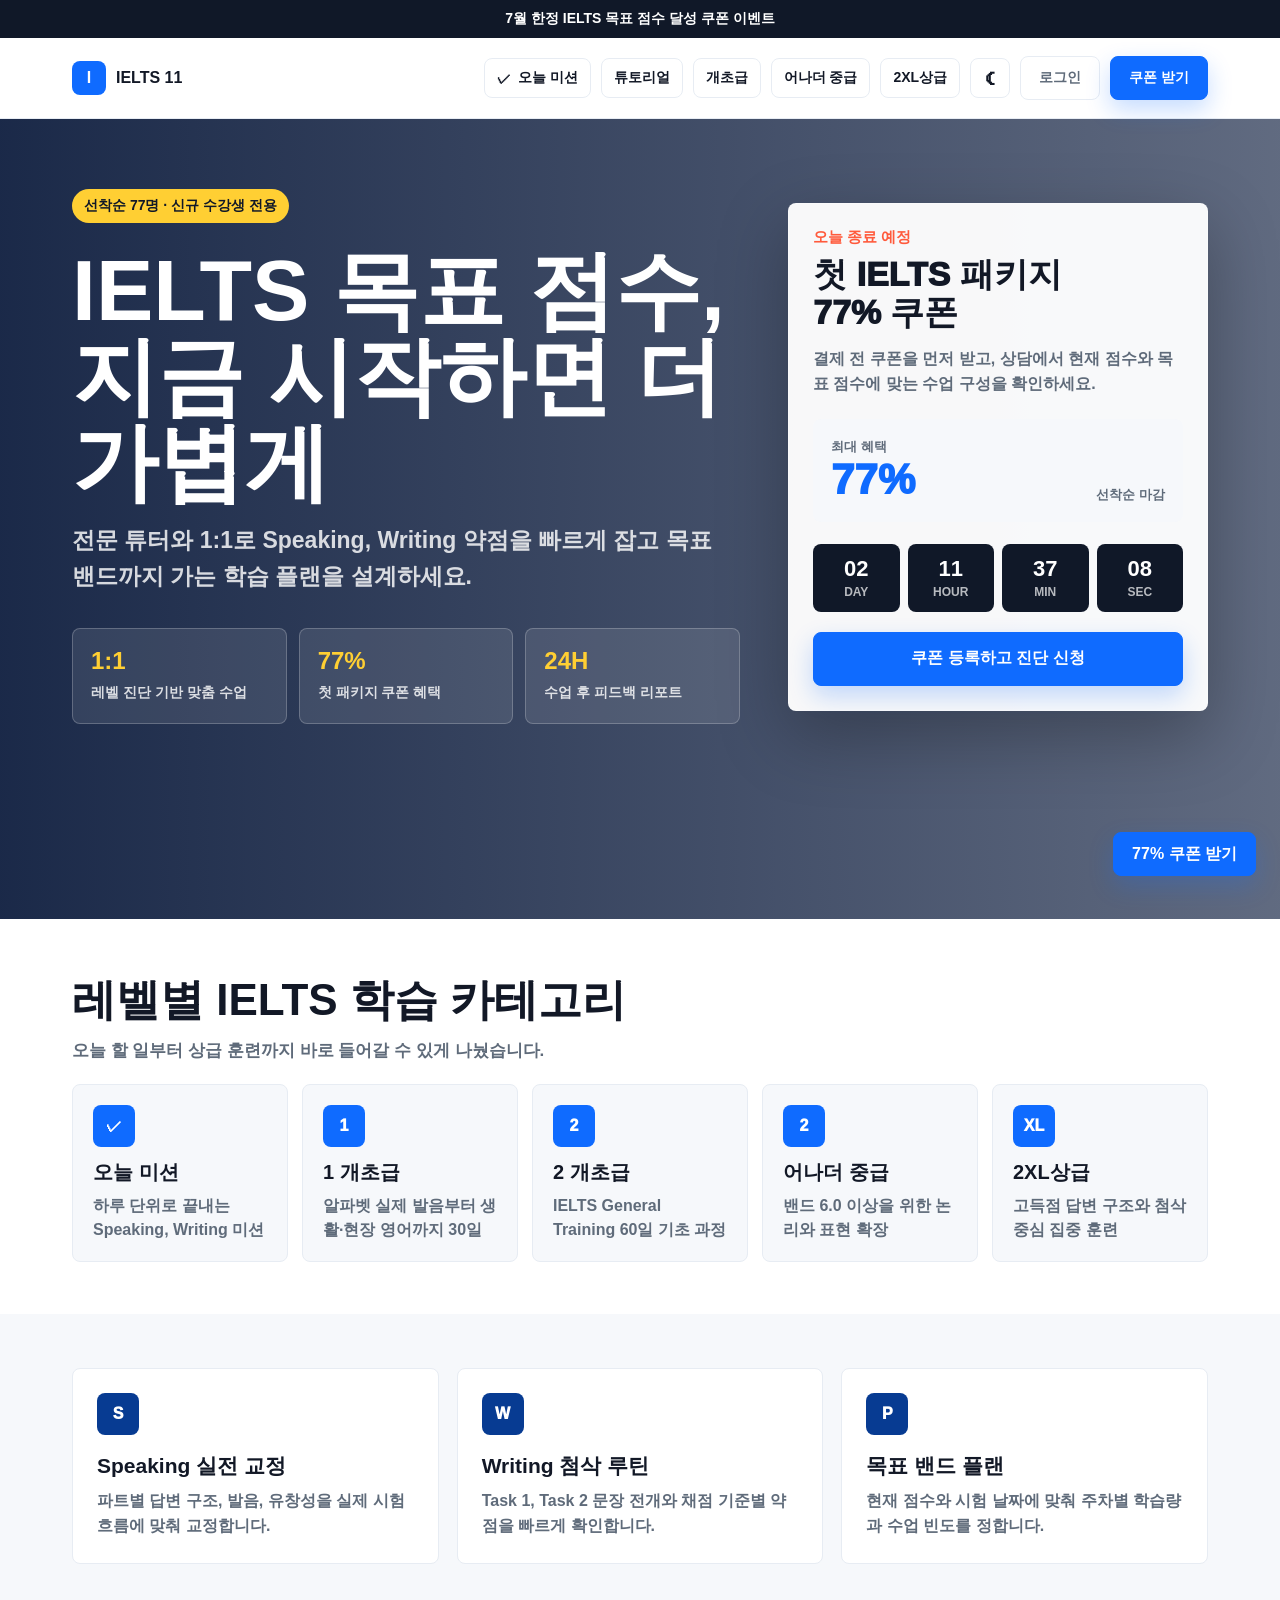
<file: index.html>
<!doctype html>
<html lang="ko">
  <head>
    <meta charset="UTF-8" />
    <meta name="viewport" content="width=device-width, initial-scale=1.0" />
    <title>IELTS 11 | 목표 점수 달성 이벤트</title>
    <script src="theme.js?v=theme-2"></script>
    <style>
      :root {
        --ink: #121826;
        --muted: #5f6b7a;
        --line: #e7ecf3;
        --paper: #ffffff;
        --soft: #f6f8fb;
        --brand: #0f6bff;
        --brand-dark: #073b92;
        --accent: #ffcf33;
        --danger: #ff5a3c;
      }

      * {
        box-sizing: border-box;
      }

      body {
        margin: 0;
        color: var(--ink);
        font-family:
          Inter, Pretendard, -apple-system, BlinkMacSystemFont, "Segoe UI",
          sans-serif;
        background: var(--paper);
      }

      a {
        color: inherit;
        text-decoration: none;
      }

      .top-strip {
        background: #101828;
        color: #fff;
        font-size: 14px;
        font-weight: 700;
        text-align: center;
        padding: 10px 16px;
      }

      .nav {
        position: sticky;
        top: 0;
        z-index: 10;
        display: flex;
        align-items: center;
        justify-content: space-between;
        padding: 18px clamp(20px, 6vw, 72px);
        background: rgba(255, 255, 255, 0.92);
        border-bottom: 1px solid var(--line);
        backdrop-filter: blur(14px);
      }

      .brand {
        display: flex;
        align-items: center;
        gap: 10px;
        font-weight: 900;
        letter-spacing: 0;
      }

      .brand-mark {
        display: grid;
        width: 34px;
        height: 34px;
        place-items: center;
        border-radius: 8px;
        color: #fff;
        background: var(--brand);
      }

      .nav-actions {
        display: flex;
        align-items: center;
        gap: 10px;
        color: var(--muted);
        font-size: 14px;
        font-weight: 700;
      }

      .category-link {
        display: inline-flex;
        min-height: 40px;
        align-items: center;
        gap: 7px;
        border-radius: 8px;
        padding: 0 12px;
        color: var(--ink);
        background: #fff;
        border: 1px solid var(--line);
        font-weight: 900;
      }

      .category-link:hover {
        border-color: rgba(15, 107, 255, 0.42);
        color: var(--brand);
      }

      .outline-btn,
      .primary-btn {
        display: inline-flex;
        min-height: 44px;
        align-items: center;
        justify-content: center;
        border-radius: 8px;
        padding: 0 18px;
        font-weight: 900;
      }

      .outline-btn {
        border: 1px solid var(--line);
        background: #fff;
      }

      .primary-btn {
        border: 1px solid var(--brand);
        color: #fff;
        background: var(--brand);
        box-shadow: 0 10px 24px rgba(15, 107, 255, 0.24);
      }

      .hero {
        position: relative;
        overflow: hidden;
        min-height: calc(100vh - 100px);
        padding: 70px clamp(20px, 6vw, 72px) 42px;
        background:
          linear-gradient(90deg, rgba(7, 23, 57, 0.92), rgba(7, 23, 57, 0.64)),
          url("https://images.unsplash.com/photo-1523240795612-9a054b0db644?auto=format&fit=crop&w=1800&q=80")
            center / cover;
        color: #fff;
      }

      .hero-grid {
        display: grid;
        max-width: 1180px;
        grid-template-columns: minmax(0, 1.05fr) 420px;
        gap: 48px;
        align-items: center;
        margin: 0 auto;
      }

      .eyebrow {
        display: inline-flex;
        align-items: center;
        gap: 8px;
        border-radius: 999px;
        padding: 8px 12px;
        color: #101828;
        background: var(--accent);
        font-size: 14px;
        font-weight: 900;
      }

      h1 {
        max-width: 760px;
        margin: 24px 0 18px;
        font-size: clamp(44px, 7vw, 86px);
        line-height: 1;
        letter-spacing: 0;
      }

      .hero-copy {
        max-width: 650px;
        margin: 0;
        color: rgba(255, 255, 255, 0.82);
        font-size: clamp(18px, 2vw, 23px);
        line-height: 1.55;
        font-weight: 650;
      }

      .hero-points {
        display: grid;
        grid-template-columns: repeat(3, minmax(0, 1fr));
        gap: 12px;
        max-width: 680px;
        margin-top: 34px;
      }

      .point {
        min-height: 96px;
        padding: 18px;
        border: 1px solid rgba(255, 255, 255, 0.22);
        border-radius: 8px;
        background: rgba(255, 255, 255, 0.1);
      }

      .point strong {
        display: block;
        margin-bottom: 8px;
        color: var(--accent);
        font-size: 24px;
      }

      .point span {
        color: rgba(255, 255, 255, 0.82);
        font-size: 14px;
        font-weight: 700;
      }

      .coupon-panel {
        border: 1px solid rgba(255, 255, 255, 0.3);
        border-radius: 8px;
        padding: 24px;
        background: rgba(255, 255, 255, 0.96);
        color: var(--ink);
        box-shadow: 0 24px 70px rgba(0, 0, 0, 0.28);
      }

      .coupon-label {
        color: var(--danger);
        font-size: 15px;
        font-weight: 900;
      }

      .coupon-title {
        margin: 8px 0 8px;
        font-size: 34px;
        line-height: 1.12;
        font-weight: 950;
      }

      .coupon-sub {
        color: var(--muted);
        line-height: 1.55;
        font-weight: 650;
      }

      .price-box {
        display: flex;
        align-items: end;
        justify-content: space-between;
        margin: 22px 0;
        padding: 18px;
        border-radius: 8px;
        background: var(--soft);
      }

      .price-box small {
        color: var(--muted);
        font-weight: 800;
      }

      .price {
        color: var(--brand);
        font-size: 42px;
        font-weight: 950;
      }

      .timer {
        display: grid;
        grid-template-columns: repeat(4, 1fr);
        gap: 8px;
        margin: 20px 0;
      }

      .time-cell {
        padding: 12px 8px;
        border-radius: 8px;
        text-align: center;
        color: #fff;
        background: #101828;
      }

      .time-cell b {
        display: block;
        font-size: 22px;
      }

      .time-cell span {
        color: rgba(255, 255, 255, 0.7);
        font-size: 12px;
        font-weight: 800;
      }

      .wide-btn {
        width: 100%;
        min-height: 54px;
      }

      .below {
        padding: 54px clamp(20px, 6vw, 72px) 96px;
        background: var(--soft);
      }

      .category-section {
        padding: 52px clamp(20px, 6vw, 72px);
        background: #fff;
      }

      .section-head {
        max-width: 1180px;
        margin: 0 auto 20px;
      }

      .section-head h2 {
        margin: 0 0 8px;
        font-size: clamp(28px, 4vw, 44px);
      }

      .section-head p {
        margin: 0;
        color: var(--muted);
        font-size: 17px;
        line-height: 1.55;
        font-weight: 650;
      }

      .category-grid {
        display: grid;
        max-width: 1180px;
        grid-template-columns: repeat(5, minmax(0, 1fr));
        gap: 14px;
        margin: 0 auto;
      }

      .category-card {
        min-height: 156px;
        padding: 20px;
        border: 1px solid var(--line);
        border-radius: 8px;
        background: var(--soft);
      }

      .category-card strong {
        display: block;
        margin: 12px 0 8px;
        font-size: 20px;
      }

      .category-card span {
        color: var(--muted);
        line-height: 1.45;
        font-weight: 650;
      }

      .category-icon {
        display: grid;
        width: 42px;
        height: 42px;
        place-items: center;
        border-radius: 8px;
        color: #fff;
        background: var(--brand);
        font-weight: 950;
      }

      .benefits {
        display: grid;
        max-width: 1180px;
        grid-template-columns: repeat(3, minmax(0, 1fr));
        gap: 18px;
        margin: 0 auto;
      }

      .benefit {
        min-height: 172px;
        padding: 24px;
        border: 1px solid var(--line);
        border-radius: 8px;
        background: #fff;
      }

      .benefit-icon {
        display: grid;
        width: 42px;
        height: 42px;
        place-items: center;
        margin-bottom: 18px;
        border-radius: 8px;
        color: #fff;
        background: var(--brand-dark);
        font-weight: 950;
      }

      .benefit h2 {
        margin: 0 0 10px;
        font-size: 21px;
        line-height: 1.25;
      }

      .benefit p {
        margin: 0;
        color: var(--muted);
        line-height: 1.55;
        font-weight: 650;
      }

      .sticky-cta {
        position: fixed;
        right: 24px;
        bottom: 24px;
        z-index: 20;
      }

      @media (max-width: 900px) {
        .nav {
          align-items: flex-start;
          gap: 12px;
        }

        .nav-actions {
          width: 100%;
          overflow-x: auto;
          flex-wrap: nowrap;
          padding-bottom: 4px;
          scrollbar-width: none;
        }

        .nav-actions::-webkit-scrollbar {
          display: none;
        }

        .nav-actions span {
          display: inline;
        }

        .category-link,
        .outline-btn,
        .primary-btn {
          flex: 0 0 auto;
          white-space: nowrap;
        }

        .outline-btn {
          display: none;
        }

        .hero {
          min-height: auto;
          padding-top: 48px;
        }

        .hero-grid,
        .benefits,
        .category-grid {
          grid-template-columns: 1fr;
        }

        .hero-points {
          grid-template-columns: 1fr;
        }

        .coupon-panel {
          margin-top: 4px;
        }

        .sticky-cta {
          right: 16px;
          bottom: 16px;
          left: 16px;
        }

        .sticky-cta .primary-btn {
          width: 100%;
        }
      }
    </style>
  </head>
  <body>
    <div class="top-strip">7월 한정 IELTS 목표 점수 달성 쿠폰 이벤트</div>

    <header class="nav">
      <a class="brand" href="index.html">
        <span class="brand-mark">I</span>
        <span>IELTS 11</span>
      </a>
      <nav class="nav-actions" aria-label="주요 메뉴">
        <a class="category-link" href="today-mission.html"><span>✓</span>오늘 미션</a>
        <a class="category-link" href="beginner.html">튜토리얼</a>
        <a class="category-link" href="beginner-2.html">개초급</a>
        <a class="category-link" href="intermediate.html">어나더 중급</a>
        <a class="category-link" href="advanced-2xl.html">2XL상급</a>
        <a class="outline-btn" href="login.html">로그인</a>
        <a class="primary-btn" href="coupon.html">쿠폰 받기</a>
      </nav>
    </header>

    <main>
      <section class="hero" aria-label="IELTS 이벤트 메인">
        <div class="hero-grid">
          <div>
            <div class="eyebrow">선착순 77명 · 신규 수강생 전용</div>
            <h1>IELTS 목표 점수, 지금 시작하면 더 가볍게</h1>
            <p class="hero-copy">
              전문 튜터와 1:1로 Speaking, Writing 약점을 빠르게 잡고
              목표 밴드까지 가는 학습 플랜을 설계하세요.
            </p>

            <div class="hero-points" aria-label="핵심 혜택">
              <div class="point">
                <strong>1:1</strong>
                <span>레벨 진단 기반 맞춤 수업</span>
              </div>
              <div class="point">
                <strong>77%</strong>
                <span>첫 패키지 쿠폰 혜택</span>
              </div>
              <div class="point">
                <strong>24H</strong>
                <span>수업 후 피드백 리포트</span>
              </div>
            </div>
          </div>

          <aside class="coupon-panel" id="apply" aria-label="쿠폰 신청">
            <div class="coupon-label">오늘 종료 예정</div>
            <div class="coupon-title">첫 IELTS 패키지<br />77% 쿠폰</div>
            <p class="coupon-sub">
              결제 전 쿠폰을 먼저 받고, 상담에서 현재 점수와 목표 점수에 맞는
              수업 구성을 확인하세요.
            </p>

            <div class="price-box">
              <div>
                <small>최대 혜택</small>
                <div class="price">77%</div>
              </div>
              <small>선착순 마감</small>
            </div>

            <div class="timer" aria-label="이벤트 남은 시간">
              <div class="time-cell"><b>02</b><span>DAY</span></div>
              <div class="time-cell"><b>11</b><span>HOUR</span></div>
              <div class="time-cell"><b>37</b><span>MIN</span></div>
              <div class="time-cell"><b>08</b><span>SEC</span></div>
            </div>

            <a class="primary-btn wide-btn" href="coupon.html">쿠폰 등록하고 진단 신청</a>
          </aside>
        </div>
      </section>

      <section class="category-section" aria-label="학습 카테고리">
        <div class="section-head">
          <h2>레벨별 IELTS 학습 카테고리</h2>
          <p>오늘 할 일부터 상급 훈련까지 바로 들어갈 수 있게 나눴습니다.</p>
        </div>
        <div class="category-grid">
          <a class="category-card" href="today-mission.html">
            <div class="category-icon">✓</div>
            <strong>오늘 미션</strong>
            <span>하루 단위로 끝내는 Speaking, Writing 미션</span>
          </a>
          <a class="category-card" href="beginner.html">
            <div class="category-icon">1</div>
            <strong>1 개초급</strong>
            <span>알파벳 실제 발음부터 생활·현장 영어까지 30일</span>
          </a>
          <a class="category-card" href="beginner-2.html">
            <div class="category-icon">2</div>
            <strong>2 개초급</strong>
            <span>IELTS General Training 60일 기초 과정</span>
          </a>
          <a class="category-card" href="intermediate.html">
            <div class="category-icon">2</div>
            <strong>어나더 중급</strong>
            <span>밴드 6.0 이상을 위한 논리와 표현 확장</span>
          </a>
          <a class="category-card" href="advanced-2xl.html">
            <div class="category-icon">XL</div>
            <strong>2XL상급</strong>
            <span>고득점 답변 구조와 첨삭 중심 집중 훈련</span>
          </a>
        </div>
      </section>

      <section class="below" aria-label="수업 혜택">
        <div class="benefits">
          <article class="benefit">
            <div class="benefit-icon">S</div>
            <h2>Speaking 실전 교정</h2>
            <p>파트별 답변 구조, 발음, 유창성을 실제 시험 흐름에 맞춰 교정합니다.</p>
          </article>
          <article class="benefit">
            <div class="benefit-icon">W</div>
            <h2>Writing 첨삭 루틴</h2>
            <p>Task 1, Task 2 문장 전개와 채점 기준별 약점을 빠르게 확인합니다.</p>
          </article>
          <article class="benefit">
            <div class="benefit-icon">P</div>
            <h2>목표 밴드 플랜</h2>
            <p>현재 점수와 시험 날짜에 맞춰 주차별 학습량과 수업 빈도를 정합니다.</p>
          </article>
        </div>
      </section>
    </main>

    <div class="sticky-cta">
      <a class="primary-btn" href="coupon.html">77% 쿠폰 받기</a>
    </div>
  </body>
</html>
</file>
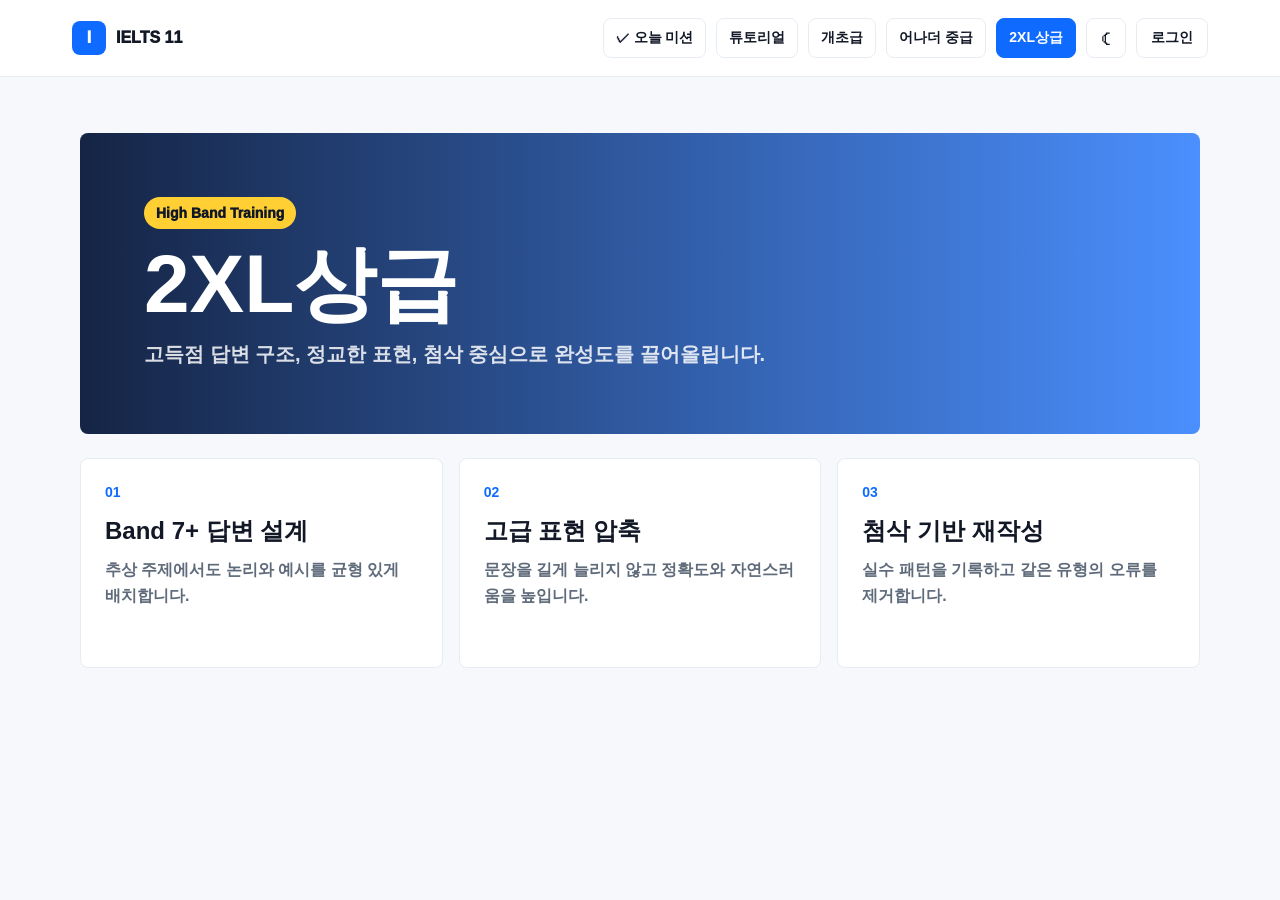
<file: advanced-2xl.html>
<!doctype html>
<html lang="ko">
  <head>
    <meta charset="UTF-8" />
    <meta name="viewport" content="width=device-width, initial-scale=1.0" />
    <title>2XL상급 | IELTS 11</title>
    <link rel="stylesheet" href="pages.css?v=mobile-nav-1" />
    <script src="theme.js?v=theme-2"></script>
  </head>
  <body>
    <header class="nav">
      <a class="brand" href="index.html"><span class="brand-mark">I</span>IELTS 11</a>
      <nav class="nav-actions">
        <a class="category-link" href="today-mission.html">✓ 오늘 미션</a>
        <a class="category-link" href="beginner.html">튜토리얼</a>
        <a class="category-link" href="beginner-2.html">개초급</a>
        <a class="category-link" href="intermediate.html">어나더 중급</a>
        <a class="category-link active" href="advanced-2xl.html">2XL상급</a>
        <a class="login-link" href="login.html">로그인</a>
      </nav>
    </header>
    <main class="page">
      <section class="page-hero">
        <p class="eyebrow">High Band Training</p>
        <h1>2XL상급</h1>
        <p>고득점 답변 구조, 정교한 표현, 첨삭 중심으로 완성도를 끌어올립니다.</p>
      </section>
      <section class="mission-grid">
        <article><b>01</b><h2>Band 7+ 답변 설계</h2><p>추상 주제에서도 논리와 예시를 균형 있게 배치합니다.</p></article>
        <article><b>02</b><h2>고급 표현 압축</h2><p>문장을 길게 늘리지 않고 정확도와 자연스러움을 높입니다.</p></article>
        <article><b>03</b><h2>첨삭 기반 재작성</h2><p>실수 패턴을 기록하고 같은 유형의 오류를 제거합니다.</p></article>
      </section>
    </main>
  </body>
</html>
</file>
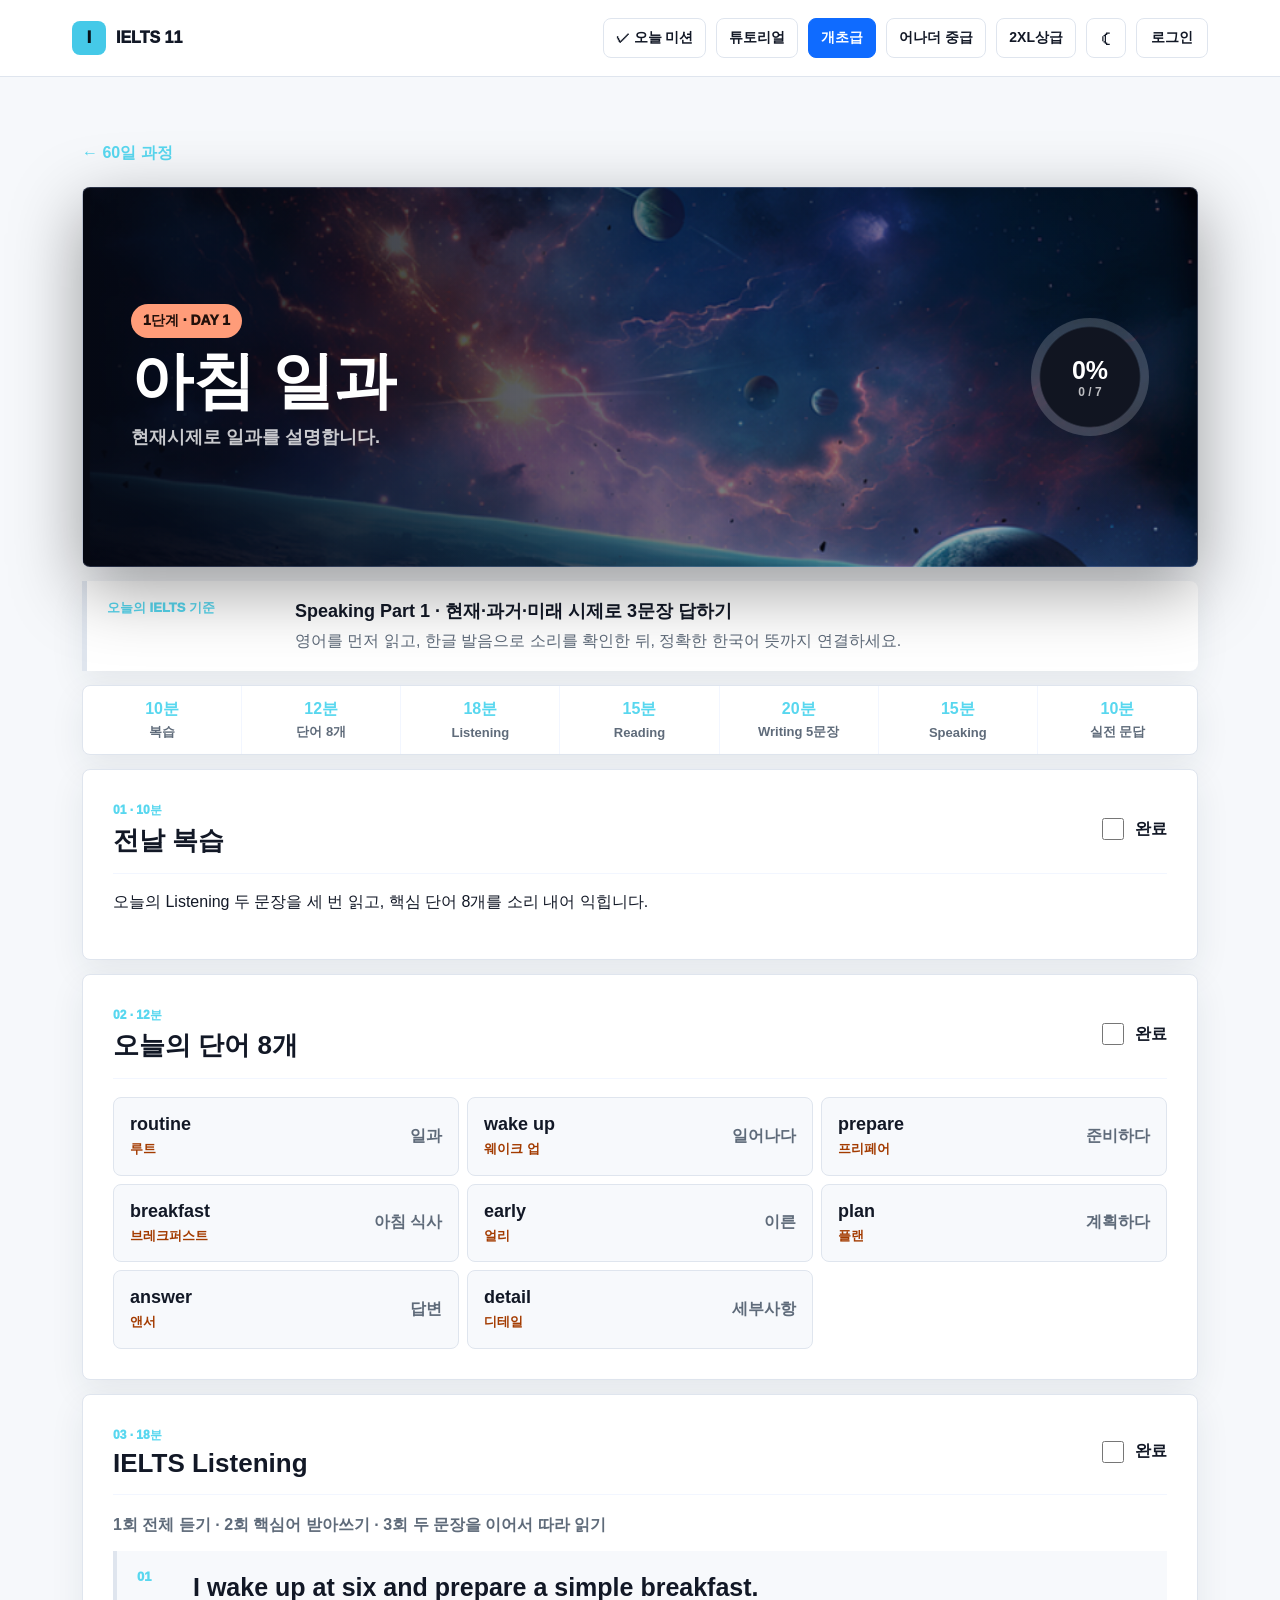
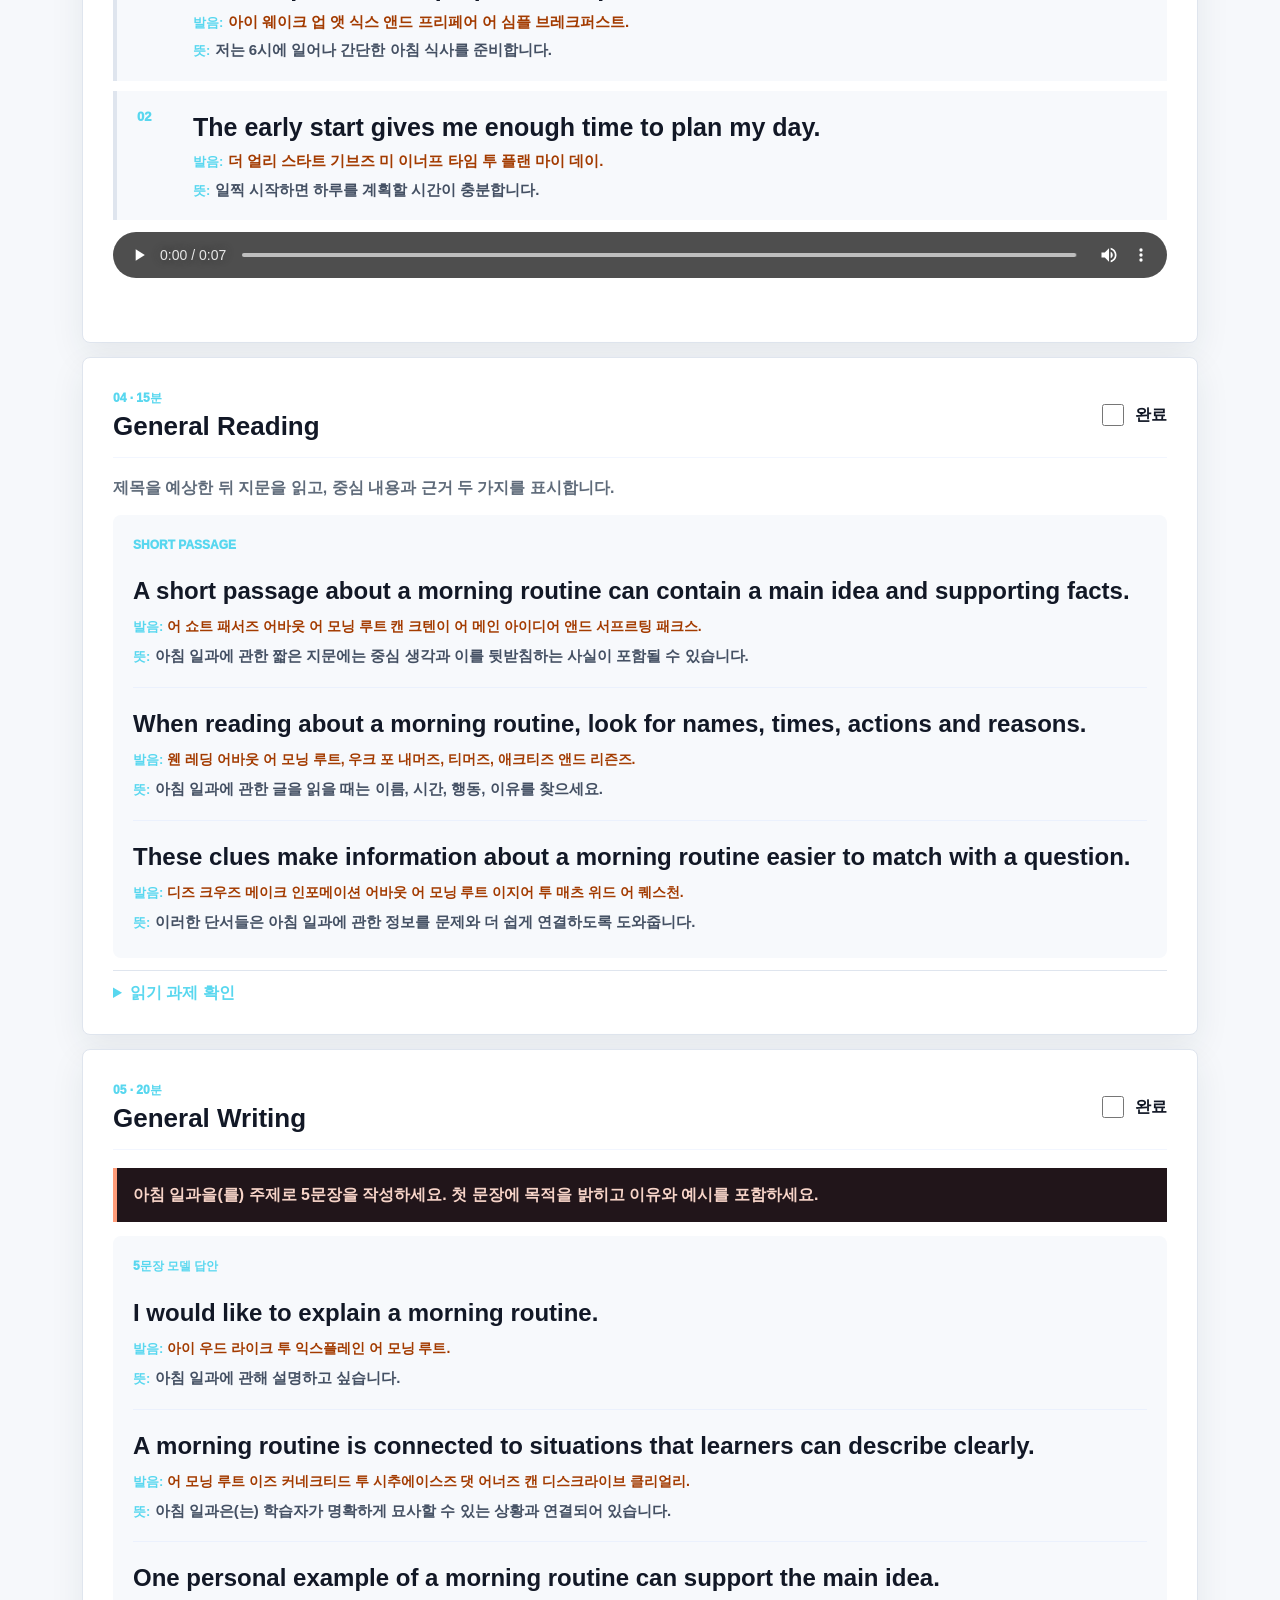
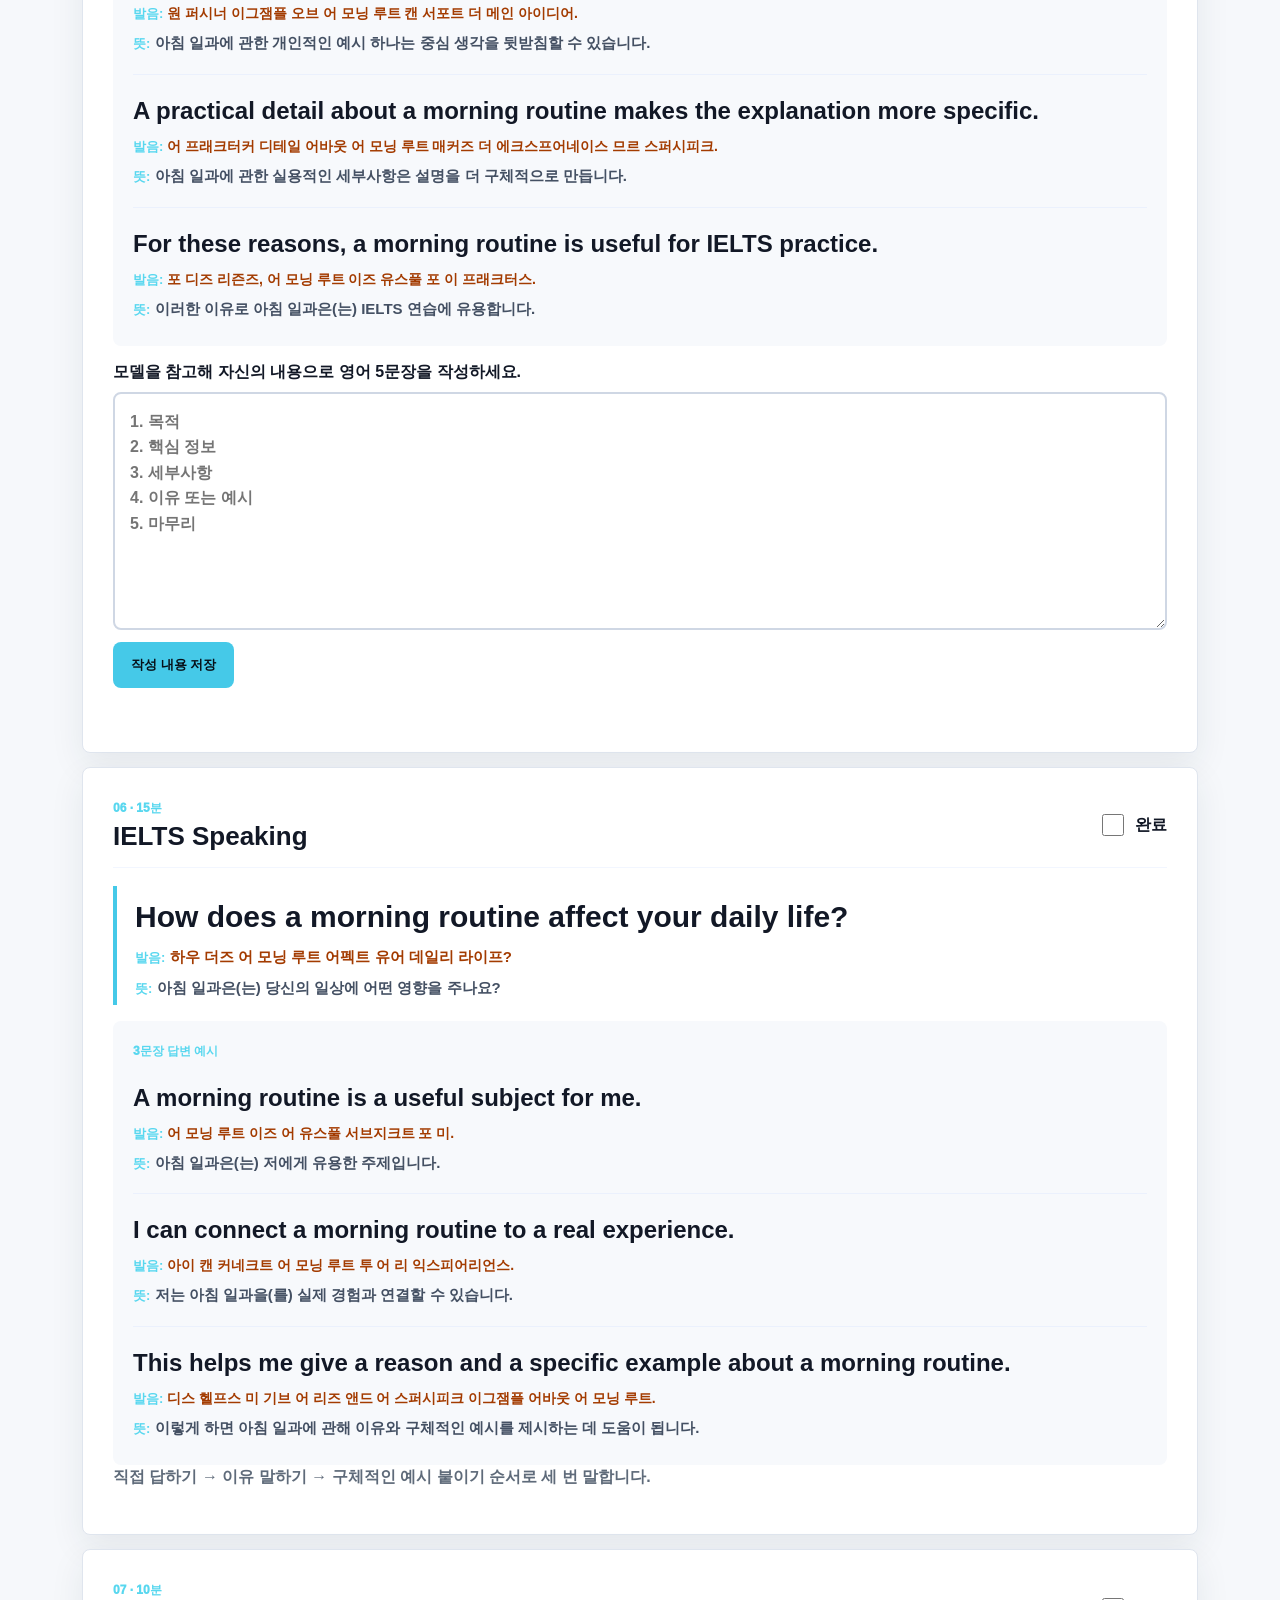
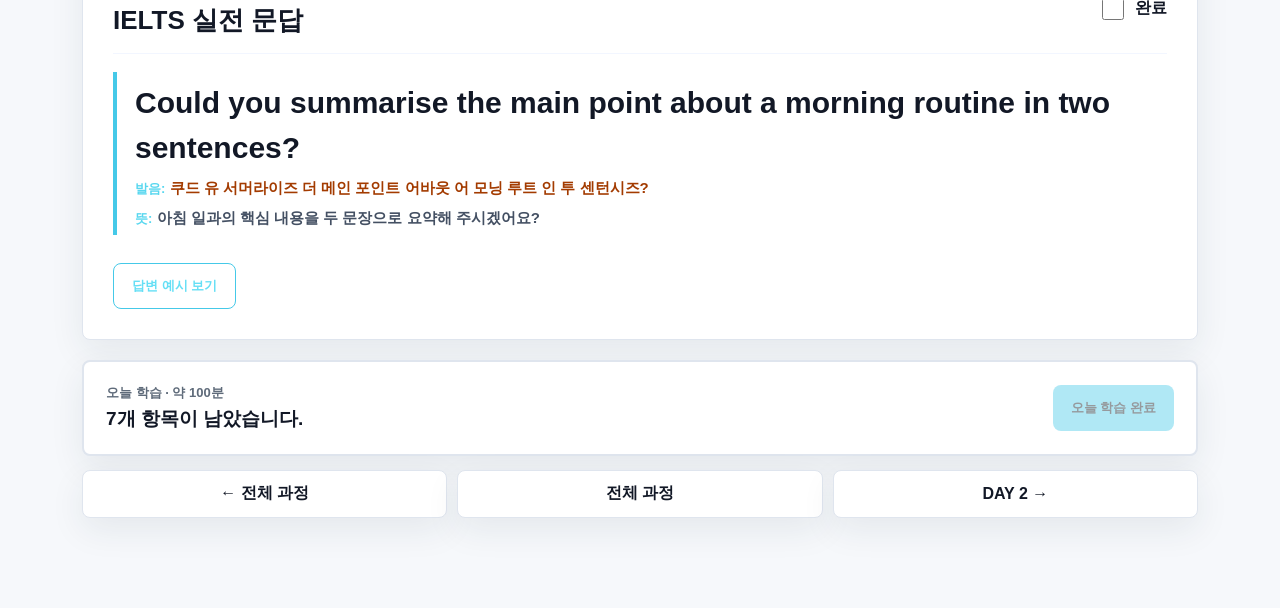
<file: beginner-2-day.html>
<!doctype html>
<html lang="ko">
  <head>
    <meta charset="UTF-8" />
    <meta name="viewport" content="width=device-width, initial-scale=1.0" />
    <title>2 개초급 일별 학습 | IELTS 11</title>
    <link rel="stylesheet" href="pages.css?v=galaxy-course-3" />
    <script src="theme.js?v=theme-2"></script>
  </head>
  <body class="beginner-space-theme">
    <header class="nav">
      <a class="brand" href="index.html"><span class="brand-mark">I</span>IELTS 11</a>
      <nav class="nav-actions">
        <a class="category-link" href="today-mission.html">✓ 오늘 미션</a>
        <a class="category-link" href="beginner.html">튜토리얼</a>
        <a class="category-link active" href="beginner-2.html">개초급</a>
        <a class="category-link" href="intermediate.html">어나더 중급</a>
        <a class="category-link" href="advanced-2xl.html">2XL상급</a>
        <a class="login-link" href="login.html">로그인</a>
      </nav>
    </header>

    <main class="page beginner-day-page">
      <a class="course-back-link" href="beginner-2.html">← 60일 과정</a>

      <section class="day-hero galaxy-day-hero">
        <div>
          <p class="eyebrow" id="phaseLabel">1단계 · DAY 1</p>
          <h1 id="dayTitle">아침 일과</h1>
          <p id="dayGoal">현재시제로 일과를 설명합니다.</p>
        </div>
        <div class="day-status-ring" aria-label="오늘 학습 진행률">
          <strong id="dayPercent">0%</strong>
          <span id="dayTaskCount">0 / 7</span>
        </div>
      </section>

      <section class="exam-focus-band">
        <span>오늘의 IELTS 기준</span>
        <strong id="examFocus">Speaking Part 1</strong>
        <p>영어를 먼저 읽고, 한글 발음으로 소리를 확인한 뒤, 정확한 한국어 뜻까지 연결하세요.</p>
      </section>

      <section class="day-time-plan" aria-label="오늘 시간표">
        <span><b>10분</b> 복습</span>
        <span><b>12분</b> 단어 8개</span>
        <span><b>18분</b> Listening</span>
        <span><b>15분</b> Reading</span>
        <span><b>20분</b> Writing 5문장</span>
        <span><b>15분</b> Speaking</span>
        <span><b>10분</b> 실전 문답</span>
      </section>

      <section class="lesson-block" id="reviewBlock">
        <div class="lesson-heading">
          <div><span>01 · 10분</span><h2>전날 복습</h2></div>
          <label class="task-check"><input type="checkbox" data-task="review" /><span>완료</span></label>
        </div>
        <p id="reviewText">오늘의 Listening 두 문장을 세 번 읽고, 핵심 단어 8개를 소리 내어 익힙니다.</p>
      </section>

      <section class="lesson-block">
        <div class="lesson-heading">
          <div><span>02 · 12분</span><h2 id="vocabularyTitle">오늘의 단어 8개</h2></div>
          <label class="task-check"><input type="checkbox" data-task="vocabulary" /><span>완료</span></label>
        </div>
        <div class="vocabulary-grid" id="vocabularyGrid"></div>
      </section>

      <section class="lesson-block listening-block">
        <div class="lesson-heading">
          <div><span>03 · 18분</span><h2>IELTS Listening</h2></div>
          <label class="task-check"><input type="checkbox" data-task="listening" /><span>완료</span></label>
        </div>
        <p class="lesson-rule">1회 전체 듣기 · 2회 핵심어 받아쓰기 · 3회 두 문장을 이어서 따라 읽기</p>
        <div class="listening-line-list" id="listeningLines"></div>
        <audio class="lesson-audio-player" id="listeningAudio" controls playsinline preload="metadata">
          이 브라우저에서는 오디오 재생을 지원하지 않습니다.
        </audio>
        <p class="lesson-feedback" id="listeningStatus" aria-live="polite"></p>
      </section>

      <section class="lesson-block">
        <div class="lesson-heading">
          <div><span>04 · 15분</span><h2>General Reading</h2></div>
          <label class="task-check"><input type="checkbox" data-task="reading" /><span>완료</span></label>
        </div>
        <p class="lesson-rule">제목을 예상한 뒤 지문을 읽고, 중심 내용과 근거 두 가지를 표시합니다.</p>
        <div class="reading-passage">
          <span>SHORT PASSAGE</span>
          <div class="sentence-study-list" id="readingSentenceList"></div>
        </div>
        <details class="answer-details">
          <summary>읽기 과제 확인</summary>
          <p id="readingQuestion"></p>
        </details>
      </section>

      <section class="lesson-block">
        <div class="lesson-heading">
          <div><span>05 · 20분</span><h2>General Writing</h2></div>
          <label class="task-check"><input type="checkbox" data-task="writing" /><span>완료</span></label>
        </div>
        <p class="writing-prompt" id="writingPrompt"></p>
        <div class="sample-answer writing-model">
          <span>5문장 모델 답안</span>
          <div class="sentence-study-list" id="writingSentenceList"></div>
        </div>
        <label class="course-writing-field" for="writingPractice">
          <span>모델을 참고해 자신의 내용으로 영어 5문장을 작성하세요.</span>
          <textarea id="writingPractice" rows="8" placeholder="1. 목적&#10;2. 핵심 정보&#10;3. 세부사항&#10;4. 이유 또는 예시&#10;5. 마무리"></textarea>
        </label>
        <button class="lesson-action-btn" type="button" id="saveWriting">작성 내용 저장</button>
        <p class="lesson-feedback" id="writingStatus" aria-live="polite"></p>
      </section>

      <section class="lesson-block speaking-block">
        <div class="lesson-heading">
          <div><span>06 · 15분</span><h2>IELTS Speaking</h2></div>
          <label class="task-check"><input type="checkbox" data-task="speaking" /><span>완료</span></label>
        </div>
        <div class="question-with-pronunciation">
          <div class="sentence-study-list question-list" id="speakingQuestionList"></div>
        </div>
        <div class="sample-answer">
          <span>3문장 답변 예시</span>
          <div class="sentence-study-list" id="speakingAnswerList"></div>
        </div>
        <p class="lesson-rule">직접 답하기 → 이유 말하기 → 구체적인 예시 붙이기 순서로 세 번 말합니다.</p>
      </section>

      <section class="lesson-block interview-block">
        <div class="lesson-heading">
          <div><span>07 · 10분</span><h2>IELTS 실전 문답</h2></div>
          <label class="task-check"><input type="checkbox" data-task="interview" /><span>완료</span></label>
        </div>
        <div class="question-with-pronunciation">
          <div class="sentence-study-list question-list" id="interviewQuestionList"></div>
        </div>
        <button class="lesson-action-btn secondary" type="button" id="toggleInterview">답변 예시 보기</button>
        <div class="sample-answer interview-answer" id="interviewAnswerBox" hidden>
          <span>요약 답변 예시</span>
          <div class="sentence-study-list" id="interviewAnswerList"></div>
        </div>
      </section>

      <section class="day-completion">
        <div>
          <span>오늘 학습 · 약 100분</span>
          <strong id="completionText">7개 항목을 완료해 주세요.</strong>
        </div>
        <button type="button" id="completeDay" disabled>오늘 학습 완료</button>
      </section>

      <nav class="day-pagination" aria-label="일차 이동">
        <a id="previousDay" href="beginner-2.html">← 이전</a>
        <a href="beginner-2.html">전체 과정</a>
        <a id="nextDay" href="beginner-2-day.html?day=2">다음 →</a>
      </nav>
    </main>

    <script src="beginner-course.js?v=gt-60-3"></script>
    <script src="beginner-pronunciation.js?v=gt-60-3"></script>
    <script>
      (function () {
        const params = new URLSearchParams(window.location.search);
        let dayNumber = Number(params.get("day") || "1");
        if (!Number.isFinite(dayNumber) || dayNumber < 1 || dayNumber > 60) dayNumber = 1;
        const days = window.IELTS11_BEGINNER_DAYS || [];
        const item = days[dayNumber - 1];
        const pronunciationDays = window.IELTS11_BEGINNER_PRONUNCIATIONS || [];
        const pronunciation = pronunciationDays[dayNumber - 1] || {};
        if (!item) return;

        const taskNames = ["review", "vocabulary", "listening", "reading", "writing", "speaking", "interview"];
        const taskKey = "ielts11-beginner2-tasks-v3-" + dayNumber;
        const writingKey = "ielts11-beginner2-writing-v3-" + dayNumber;
        let taskState = {};

        function safeRead(key, fallback) {
          try {
            const value = localStorage.getItem(key);
            return value === null ? fallback : value;
          } catch (error) {
            return fallback;
          }
        }

        function safeWrite(key, value) {
          try {
            localStorage.setItem(key, value);
          } catch (error) {
            // Storage can be blocked in private in-app browsers.
          }
        }

        function setText(id, value) {
          document.getElementById(id).textContent = value || "";
        }

        function splitSentences(text) {
          return (String(text || "").match(/[^.!?]+[.!?]+|[^.!?]+$/g) || [])
            .map(function (sentence) { return sentence.trim(); })
            .filter(Boolean);
        }

        function appendLabeledText(element, label, value) {
          const labelElement = document.createElement("b");
          labelElement.textContent = label;
          element.append(labelElement, document.createTextNode(" " + (value || "")));
        }

        function renderSentenceStudyList(id, englishText, pronunciationText, meaningText) {
          const container = document.getElementById(id);
          const englishSentences = splitSentences(englishText);
          const pronunciationSentences = splitSentences(pronunciationText);
          const meaningSentences = splitSentences(meaningText);

          englishSentences.forEach(function (englishSentence, sentenceIndex) {
            const row = document.createElement("article");
            const english = document.createElement("strong");
            const sound = document.createElement("p");
            const meaning = document.createElement("p");
            english.textContent = englishSentence;
            sound.className = "korean-pronunciation";
            meaning.className = "complete-translation";
            appendLabeledText(sound, "발음:", pronunciationSentences[sentenceIndex]);
            appendLabeledText(meaning, "뜻:", meaningSentences[sentenceIndex]);
            row.append(english, sound, meaning);
            container.appendChild(row);
          });
        }

        try {
          taskState = JSON.parse(safeRead(taskKey, "{}")) || {};
        } catch (error) {
          taskState = {};
        }

        document.title = "DAY " + dayNumber + " " + item.title + " | IELTS 11";
        setText("phaseLabel", item.phase.name + " · DAY " + dayNumber);
        setText("dayTitle", item.title);
        setText("dayGoal", item.goal);
        setText("examFocus", item.examFocus);
        setText("vocabularyTitle", "오늘의 단어 " + item.vocabulary.length + "개");
        setText("readingQuestion", item.reading.question);
        setText("writingPrompt", item.writing.prompt);
        renderSentenceStudyList("readingSentenceList", item.reading.en, pronunciation.reading, item.reading.ko);
        renderSentenceStudyList(
          "writingSentenceList",
          item.writing.modelEn,
          pronunciation.writingModel,
          item.writing.modelKo,
        );
        renderSentenceStudyList(
          "speakingQuestionList",
          item.speaking.question,
          pronunciation.speakingQuestion,
          item.speaking.questionKo,
        );
        renderSentenceStudyList(
          "speakingAnswerList",
          item.speaking.answer,
          pronunciation.speakingAnswer,
          item.speaking.answerKo,
        );
        renderSentenceStudyList(
          "interviewQuestionList",
          item.interview.question,
          pronunciation.interviewQuestion,
          item.interview.questionKo,
        );
        renderSentenceStudyList(
          "interviewAnswerList",
          item.interview.answer,
          pronunciation.interviewAnswer,
          item.interview.answerKo,
        );

        if (dayNumber > 1) {
          setText(
            "reviewText",
            "DAY " + (dayNumber - 1) + "의 단어 8개, Listening 두 문장, Speaking 답변을 다시 읽고 오늘 학습을 시작합니다.",
          );
        }

        const vocabGrid = document.getElementById("vocabularyGrid");
        item.vocabulary.forEach(function (word, wordIndex) {
          const cell = document.createElement("div");
          const englishBox = document.createElement("div");
          const english = document.createElement("strong");
          const wordPronunciation = document.createElement("small");
          const meaning = document.createElement("span");
          english.textContent = word.en;
          wordPronunciation.className = "korean-pronunciation";
          wordPronunciation.textContent = pronunciation.vocabulary ? pronunciation.vocabulary[wordIndex] : "";
          meaning.textContent = word.ko;
          englishBox.append(english, wordPronunciation);
          cell.append(englishBox, meaning);
          vocabGrid.appendChild(cell);
        });

        const listeningLines = document.getElementById("listeningLines");
        item.listening.lines.forEach(function (line, lineIndex) {
          const article = document.createElement("article");
          const number = document.createElement("span");
          const english = document.createElement("strong");
          const sound = document.createElement("p");
          const meaning = document.createElement("p");
          number.textContent = String(lineIndex + 1).padStart(2, "0");
          english.textContent = line.en;
          sound.className = "korean-pronunciation";
          meaning.className = "complete-translation";
          appendLabeledText(
            sound,
            "발음:",
            pronunciation.listening ? pronunciation.listening[lineIndex] : "",
          );
          appendLabeledText(meaning, "뜻:", line.ko);
          article.append(number, english, sound, meaning);
          listeningLines.appendChild(article);
        });

        const writingEl = document.getElementById("writingPractice");
        writingEl.value = safeRead(writingKey, "");

        function updateProgress() {
          const completedCount = taskNames.filter(function (name) {
            return Boolean(taskState[name]);
          }).length;
          const percent = Math.round((completedCount / taskNames.length) * 100);
          setText("dayPercent", percent + "%");
          setText("dayTaskCount", completedCount + " / 7");
          document.querySelector(".day-status-ring").style.setProperty("--progress", percent * 3.6 + "deg");
          const completeBtn = document.getElementById("completeDay");
          completeBtn.disabled = completedCount !== taskNames.length;
          setText(
            "completionText",
            completedCount === taskNames.length
              ? "모든 항목을 완료했습니다."
              : (taskNames.length - completedCount) + "개 항목이 남았습니다.",
          );
          safeWrite(taskKey, JSON.stringify(taskState));
        }

        document.querySelectorAll("[data-task]").forEach(function (input) {
          input.checked = Boolean(taskState[input.dataset.task]);
          input.addEventListener("change", function () {
            taskState[input.dataset.task] = input.checked;
            updateProgress();
          });
        });

        document.getElementById("saveWriting").addEventListener("click", function () {
          safeWrite(writingKey, writingEl.value);
          const sentenceCount = (writingEl.value.match(/[.!?]+/g) || []).length;
          setText(
            "writingStatus",
            writingEl.value.trim()
              ? "작성 내용을 저장했습니다. 현재 문장부호 기준 " + sentenceCount + "문장입니다."
              : "먼저 영어 문장 5개를 작성해 주세요.",
          );
        });

        document.getElementById("toggleInterview").addEventListener("click", function () {
          const box = document.getElementById("interviewAnswerBox");
          box.hidden = !box.hidden;
          this.textContent = box.hidden ? "답변 예시 보기" : "답변 예시 닫기";
        });

        const audio = document.getElementById("listeningAudio");
        const audioStatus = document.getElementById("listeningStatus");
        audio.src = "audio/beginner/day-" + String(dayNumber).padStart(2, "0") + "-listening.mp3?v=3";
        audio.addEventListener("play", function () {
          audioStatus.textContent = "두 문장을 재생하고 있습니다.";
        });
        audio.addEventListener("ended", function () {
          audioStatus.textContent = "다시 듣고 두 문장을 이어서 따라 말해 보세요.";
        });
        audio.addEventListener("error", function () {
          audioStatus.textContent = "오디오를 불러오지 못했습니다. 새로고침 후 다시 눌러주세요.";
        });

        document.getElementById("completeDay").addEventListener("click", function () {
          let completed = {};
          try {
            completed = JSON.parse(safeRead("ielts11-beginner2-completed", "{}")) || {};
          } catch (error) {
            completed = {};
          }
          completed[dayNumber] = true;
          safeWrite("ielts11-beginner2-completed", JSON.stringify(completed));
          this.textContent = "DAY " + dayNumber + " 완료";
          this.classList.add("is-complete");
        });

        let completedDays = {};
        try {
          completedDays = JSON.parse(safeRead("ielts11-beginner2-completed", "{}")) || {};
        } catch (error) {
          completedDays = {};
        }
        if (completedDays[dayNumber]) {
          const completeButton = document.getElementById("completeDay");
          completeButton.textContent = "DAY " + dayNumber + " 완료";
          completeButton.classList.add("is-complete");
        }

        const previousDay = document.getElementById("previousDay");
        const nextDay = document.getElementById("nextDay");
        previousDay.href = dayNumber === 1 ? "beginner-2.html" : "beginner-2-day.html?day=" + (dayNumber - 1);
        previousDay.textContent = dayNumber === 1 ? "← 전체 과정" : "← DAY " + (dayNumber - 1);
        nextDay.href = dayNumber === 60 ? "beginner-2.html" : "beginner-2-day.html?day=" + (dayNumber + 1);
        nextDay.textContent = dayNumber === 60 ? "과정 완료 →" : "DAY " + (dayNumber + 1) + " →";
        updateProgress();
      })();
    </script>
  </body>
</html>
</file>
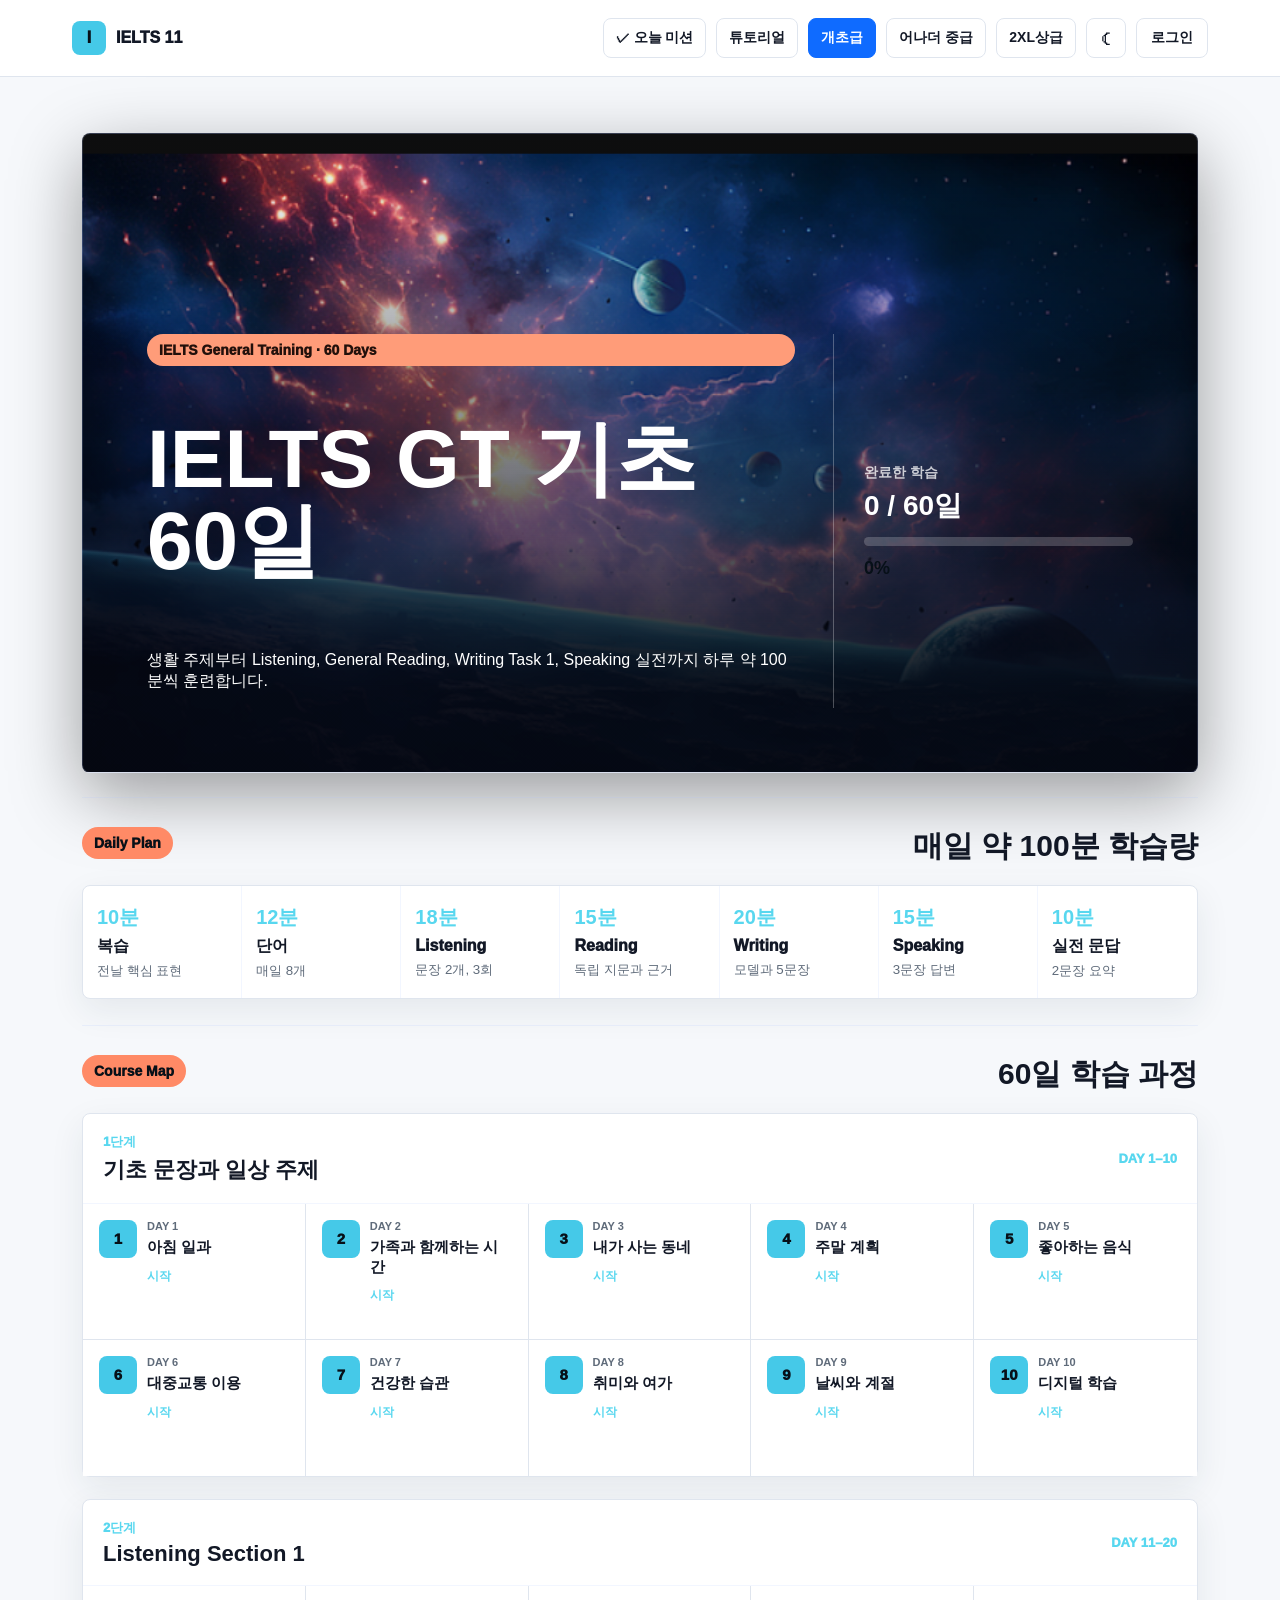
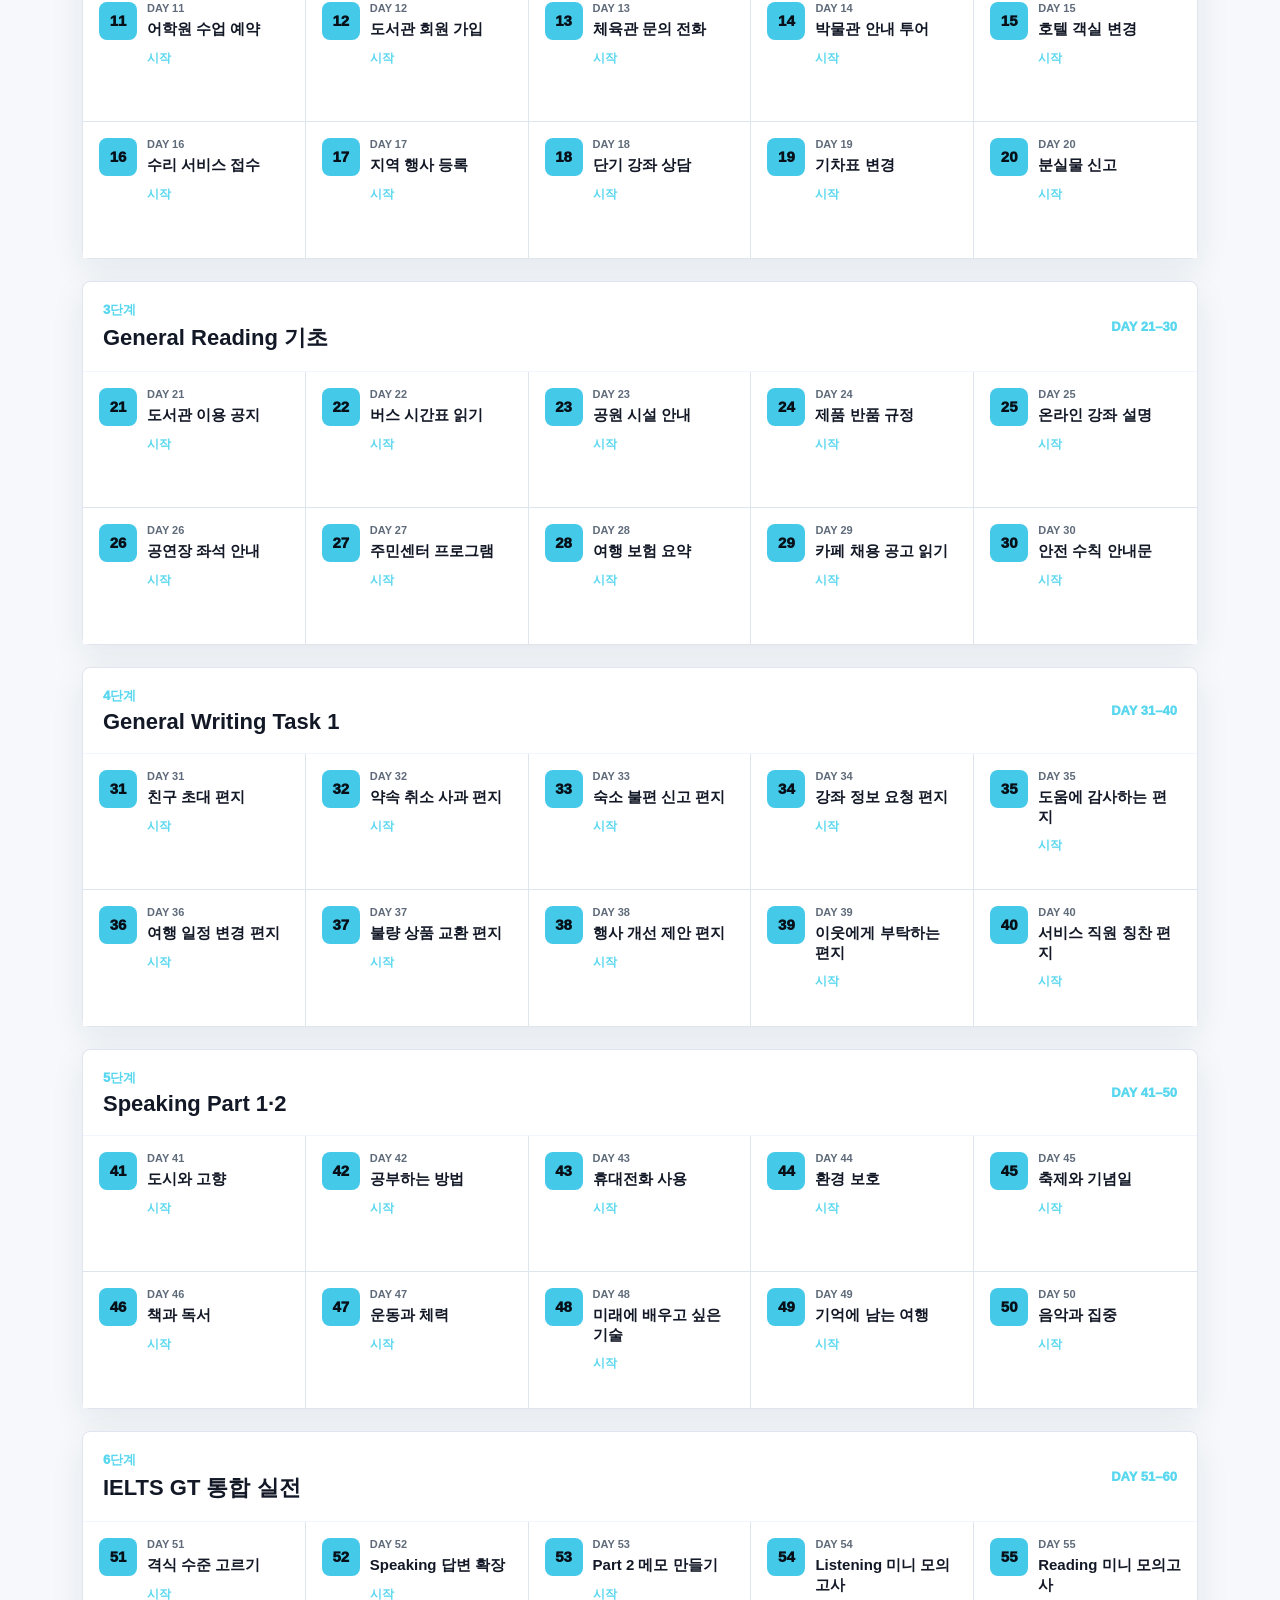
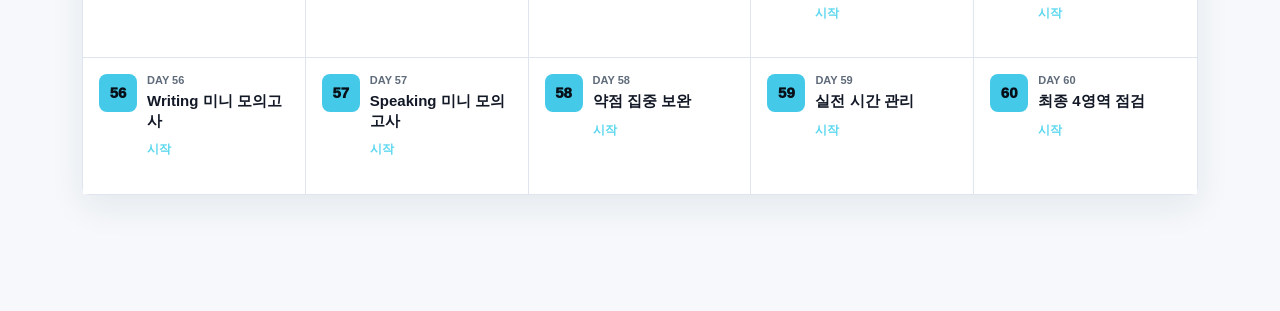
<file: beginner-2.html>
<!doctype html>
<html lang="ko">
  <head>
    <meta charset="UTF-8" />
    <meta name="viewport" content="width=device-width, initial-scale=1.0" />
    <title>2 개초급 IELTS 60일 과정 | IELTS 11</title>
    <link rel="stylesheet" href="pages.css?v=galaxy-course-3" />
    <script src="theme.js?v=theme-2"></script>
  </head>
  <body class="beginner-space-theme">
    <header class="nav">
      <a class="brand" href="index.html"><span class="brand-mark">I</span>IELTS 11</a>
      <nav class="nav-actions">
        <a class="category-link" href="today-mission.html">✓ 오늘 미션</a>
        <a class="category-link" href="beginner.html">튜토리얼</a>
        <a class="category-link active" href="beginner-2.html">개초급</a>
        <a class="category-link" href="intermediate.html">어나더 중급</a>
        <a class="category-link" href="advanced-2xl.html">2XL상급</a>
        <a class="login-link" href="login.html">로그인</a>
      </nav>
    </header>

    <main class="page beginner-course-page">
      <section class="page-hero beginner-course-hero">
        <p class="eyebrow">IELTS General Training · 60 Days</p>
        <h1>IELTS GT 기초 60일</h1>
        <p>생활 주제부터 Listening, General Reading, Writing Task 1, Speaking 실전까지 하루 약 100분씩 훈련합니다.</p>
        <div class="course-progress" aria-label="전체 학습 진도">
          <div>
            <span>완료한 학습</span>
            <strong id="completedDays">0 / 60일</strong>
          </div>
          <div class="course-progress-track" aria-hidden="true"><span id="courseProgressBar"></span></div>
          <b id="courseProgressPercent">0%</b>
        </div>
      </section>

      <section class="daily-allocation" aria-labelledby="allocationTitle">
        <div class="section-heading">
          <p class="eyebrow">Daily Plan</p>
          <h2 id="allocationTitle">매일 약 100분 학습량</h2>
        </div>
        <div class="allocation-grid">
          <div><b>10분</b><span>복습</span><small>전날 핵심 표현</small></div>
          <div><b>12분</b><span>단어</span><small>매일 8개</small></div>
          <div><b>18분</b><span>Listening</span><small>문장 2개, 3회</small></div>
          <div><b>15분</b><span>Reading</span><small>독립 지문과 근거</small></div>
          <div><b>20분</b><span>Writing</span><small>모델과 5문장</small></div>
          <div><b>15분</b><span>Speaking</span><small>3문장 답변</small></div>
          <div><b>10분</b><span>실전 문답</span><small>2문장 요약</small></div>
        </div>
      </section>

      <section class="course-map" aria-labelledby="courseMapTitle">
        <div class="section-heading">
          <p class="eyebrow">Course Map</p>
          <h2 id="courseMapTitle">60일 학습 과정</h2>
        </div>
        <div id="coursePhases"></div>
      </section>
    </main>

    <script src="beginner-course.js?v=gt-60-3"></script>
    <script>
      (function () {
        let completed = {};
        try {
          completed = JSON.parse(localStorage.getItem("ielts11-beginner2-completed") || "{}") || {};
        } catch (error) {
          completed = {};
        }
        const phasesEl = document.getElementById("coursePhases");
        const days = window.IELTS11_BEGINNER_DAYS || [];
        const phases = window.IELTS11_BEGINNER_PHASES || [];

        phases.forEach(function (phase, phaseIndex) {
          const section = document.createElement("section");
          section.className = "course-phase";
          const phaseDays = days.slice(phaseIndex * 10, phaseIndex * 10 + 10);
          section.innerHTML =
            '<div class="phase-heading"><div><span>' + phase.name + '</span><h3>' + phase.title +
            '</h3></div><b>DAY ' + phase.days + '</b></div><div class="day-icon-grid"></div>';
          const grid = section.querySelector(".day-icon-grid");

          phaseDays.forEach(function (item) {
            const link = document.createElement("a");
            const isDone = Boolean(completed[item.day]);
            link.className = "day-icon" + (isDone ? " is-complete" : "");
            link.href = "beginner-2-day.html?day=" + item.day;
            link.innerHTML =
              '<span class="day-number">' + item.day + '</span><div><b>DAY ' + item.day +
              '</b><strong>' + item.title + '</strong></div><i aria-hidden="true">' +
              (isDone ? "완료" : "시작") + "</i>";
            grid.appendChild(link);
          });

          phasesEl.appendChild(section);
        });

        const completedCount = days.filter(function (item) {
          return Boolean(completed[item.day]);
        }).length;
        const percent = Math.round((completedCount / 60) * 100);
        document.getElementById("completedDays").textContent = completedCount + " / 60일";
        document.getElementById("courseProgressPercent").textContent = percent + "%";
        document.getElementById("courseProgressBar").style.width = percent + "%";
      })();
    </script>
  </body>
</html>
</file>
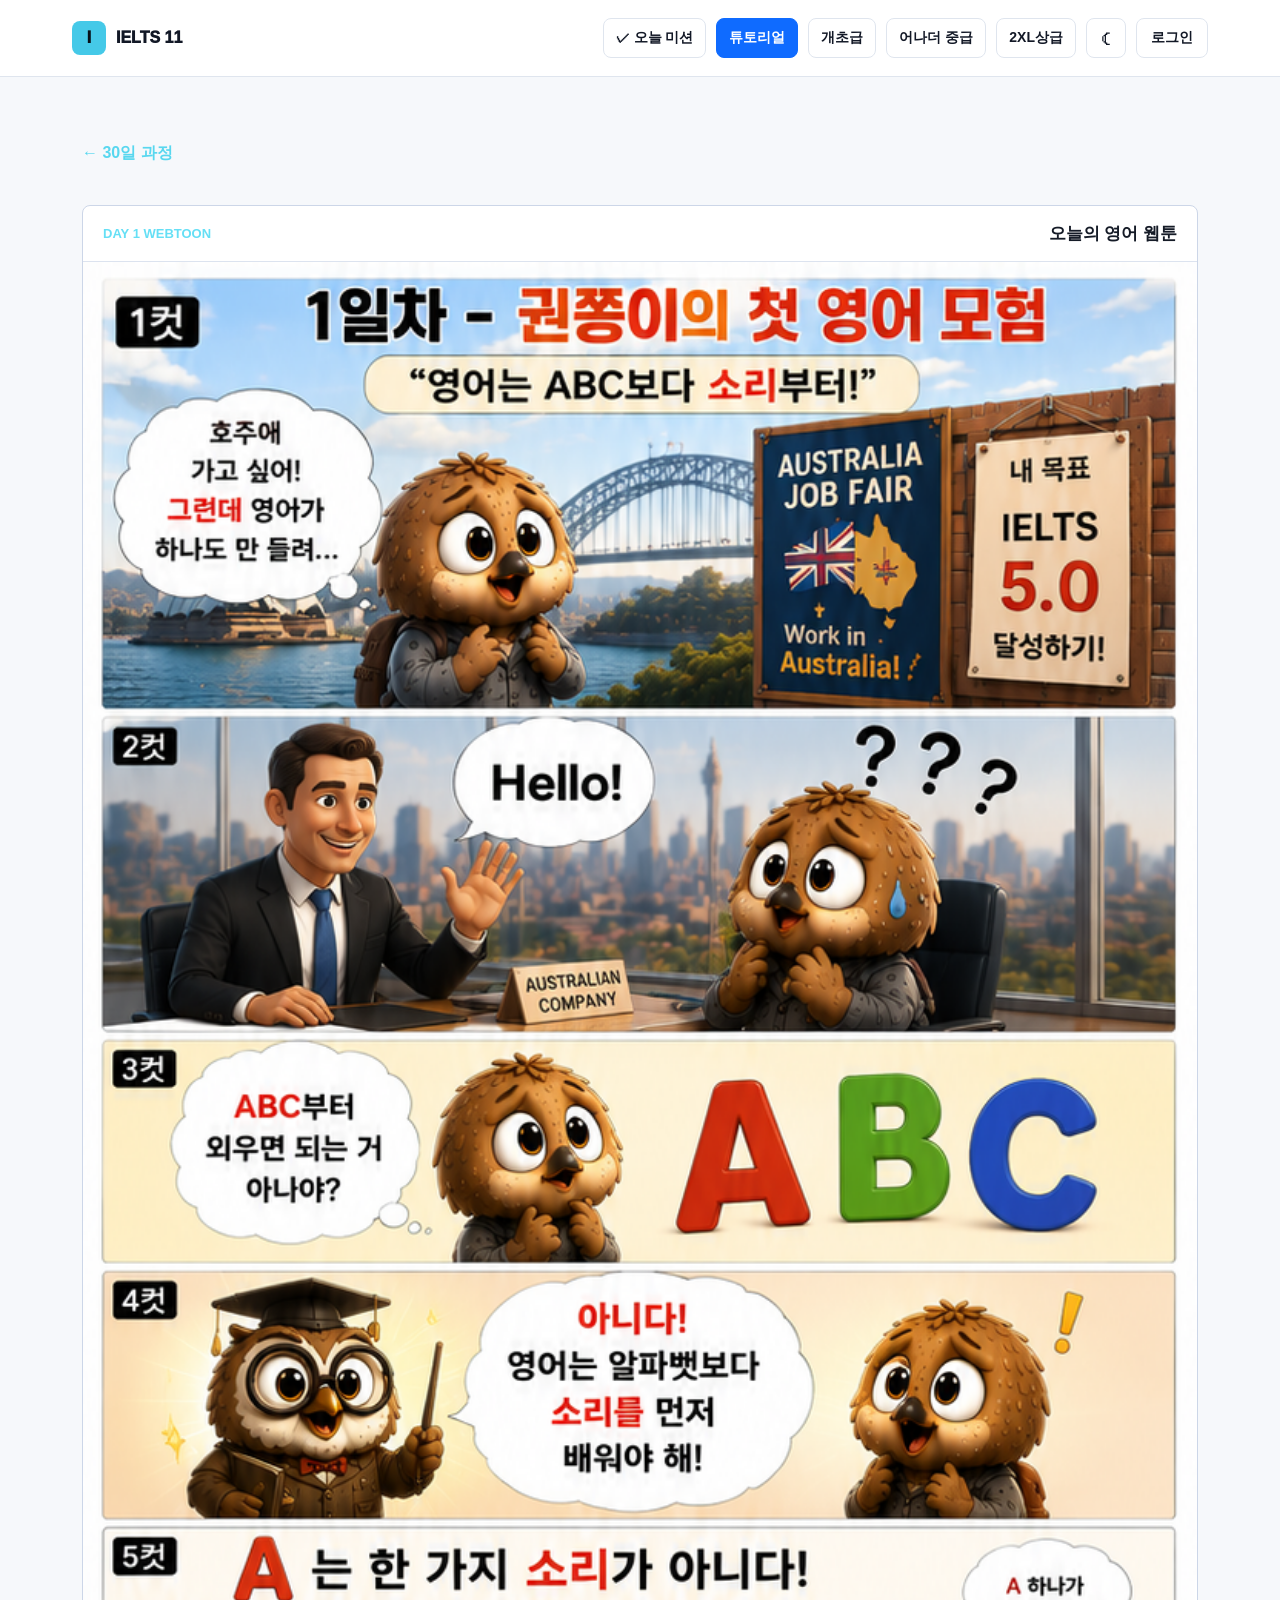
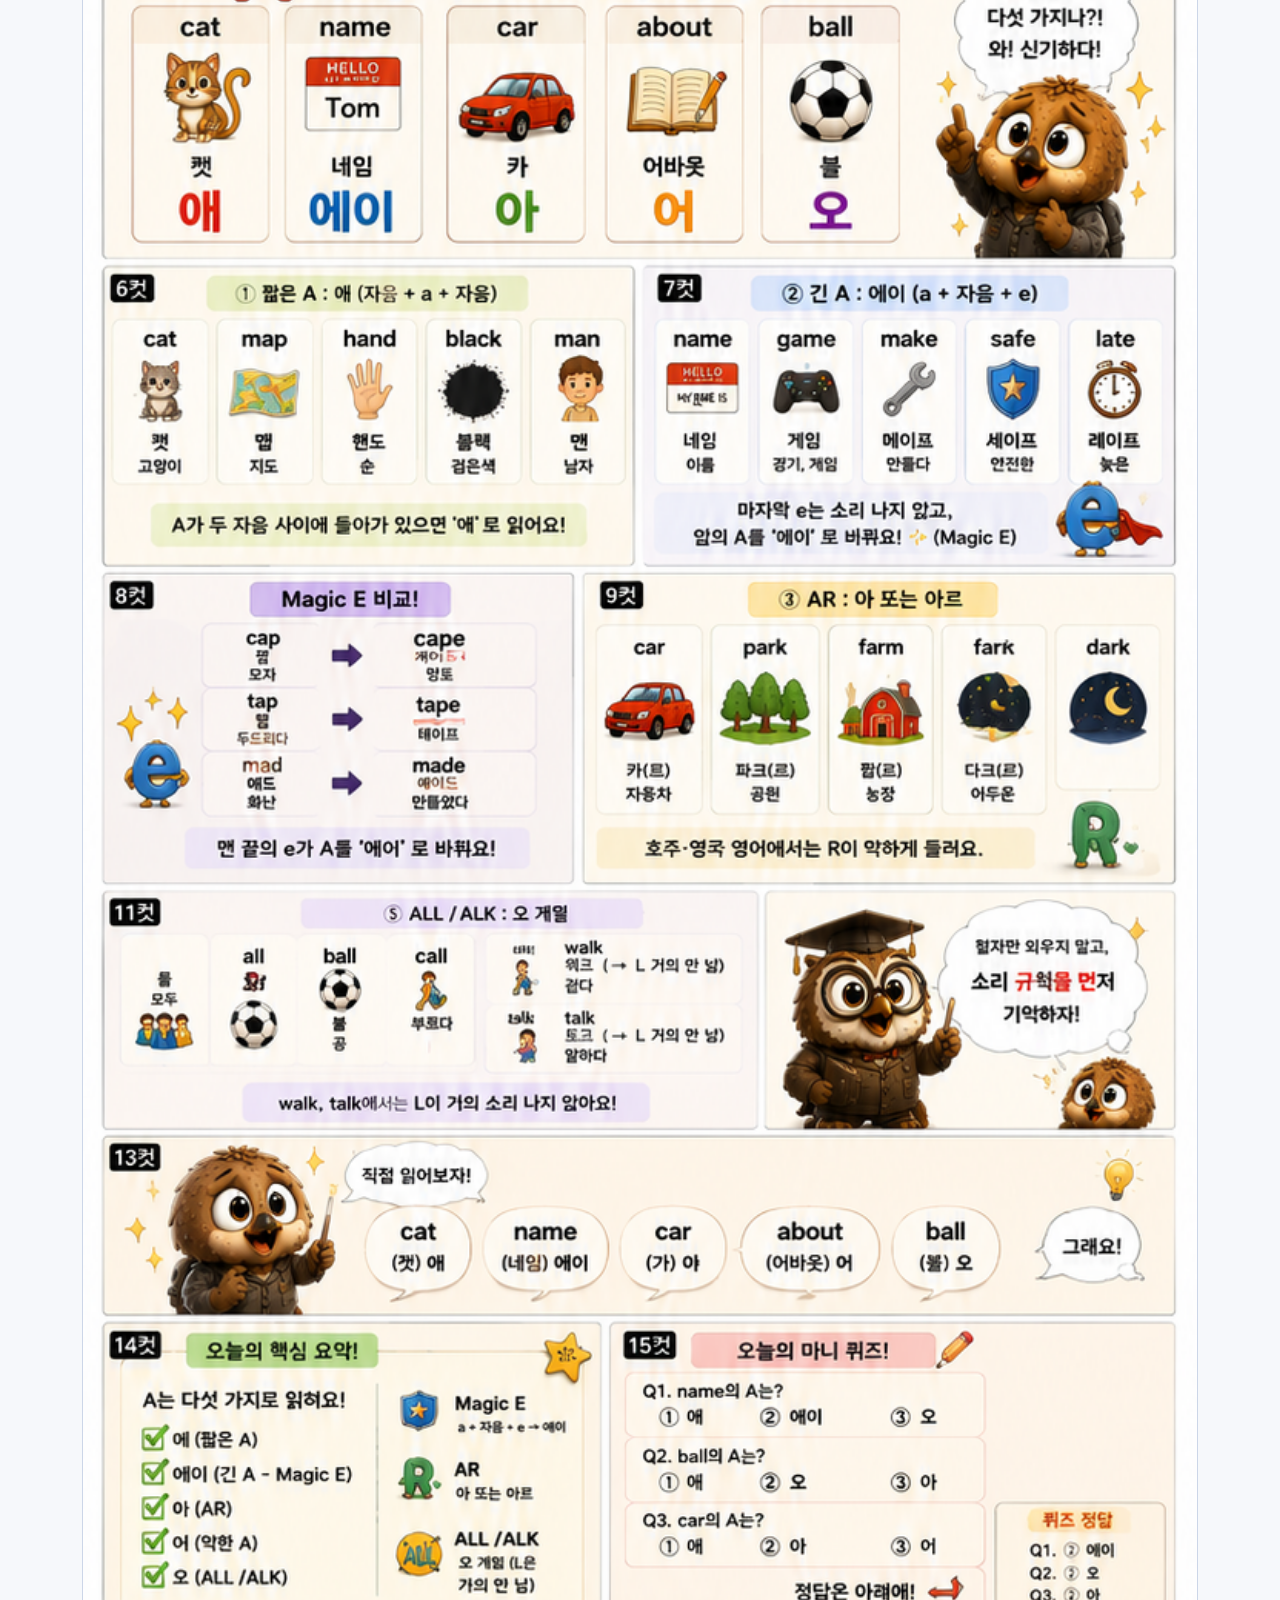
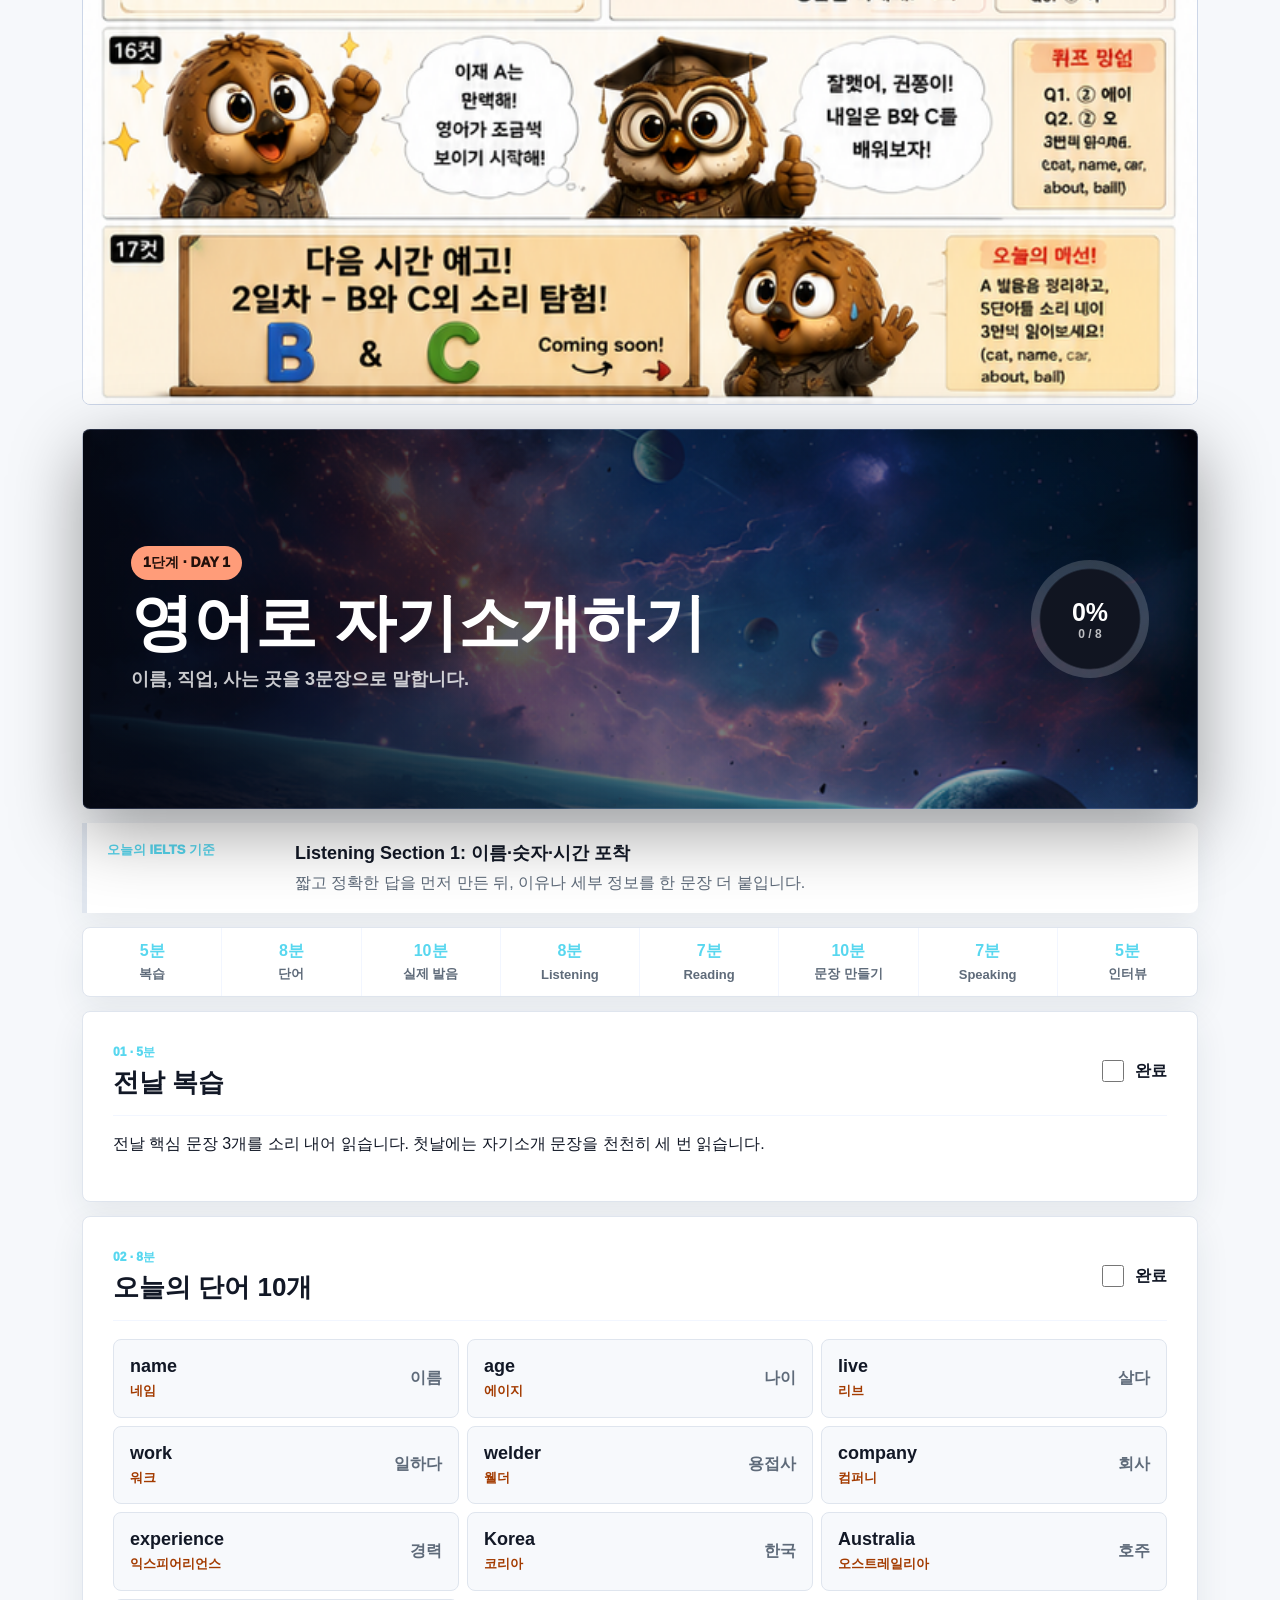
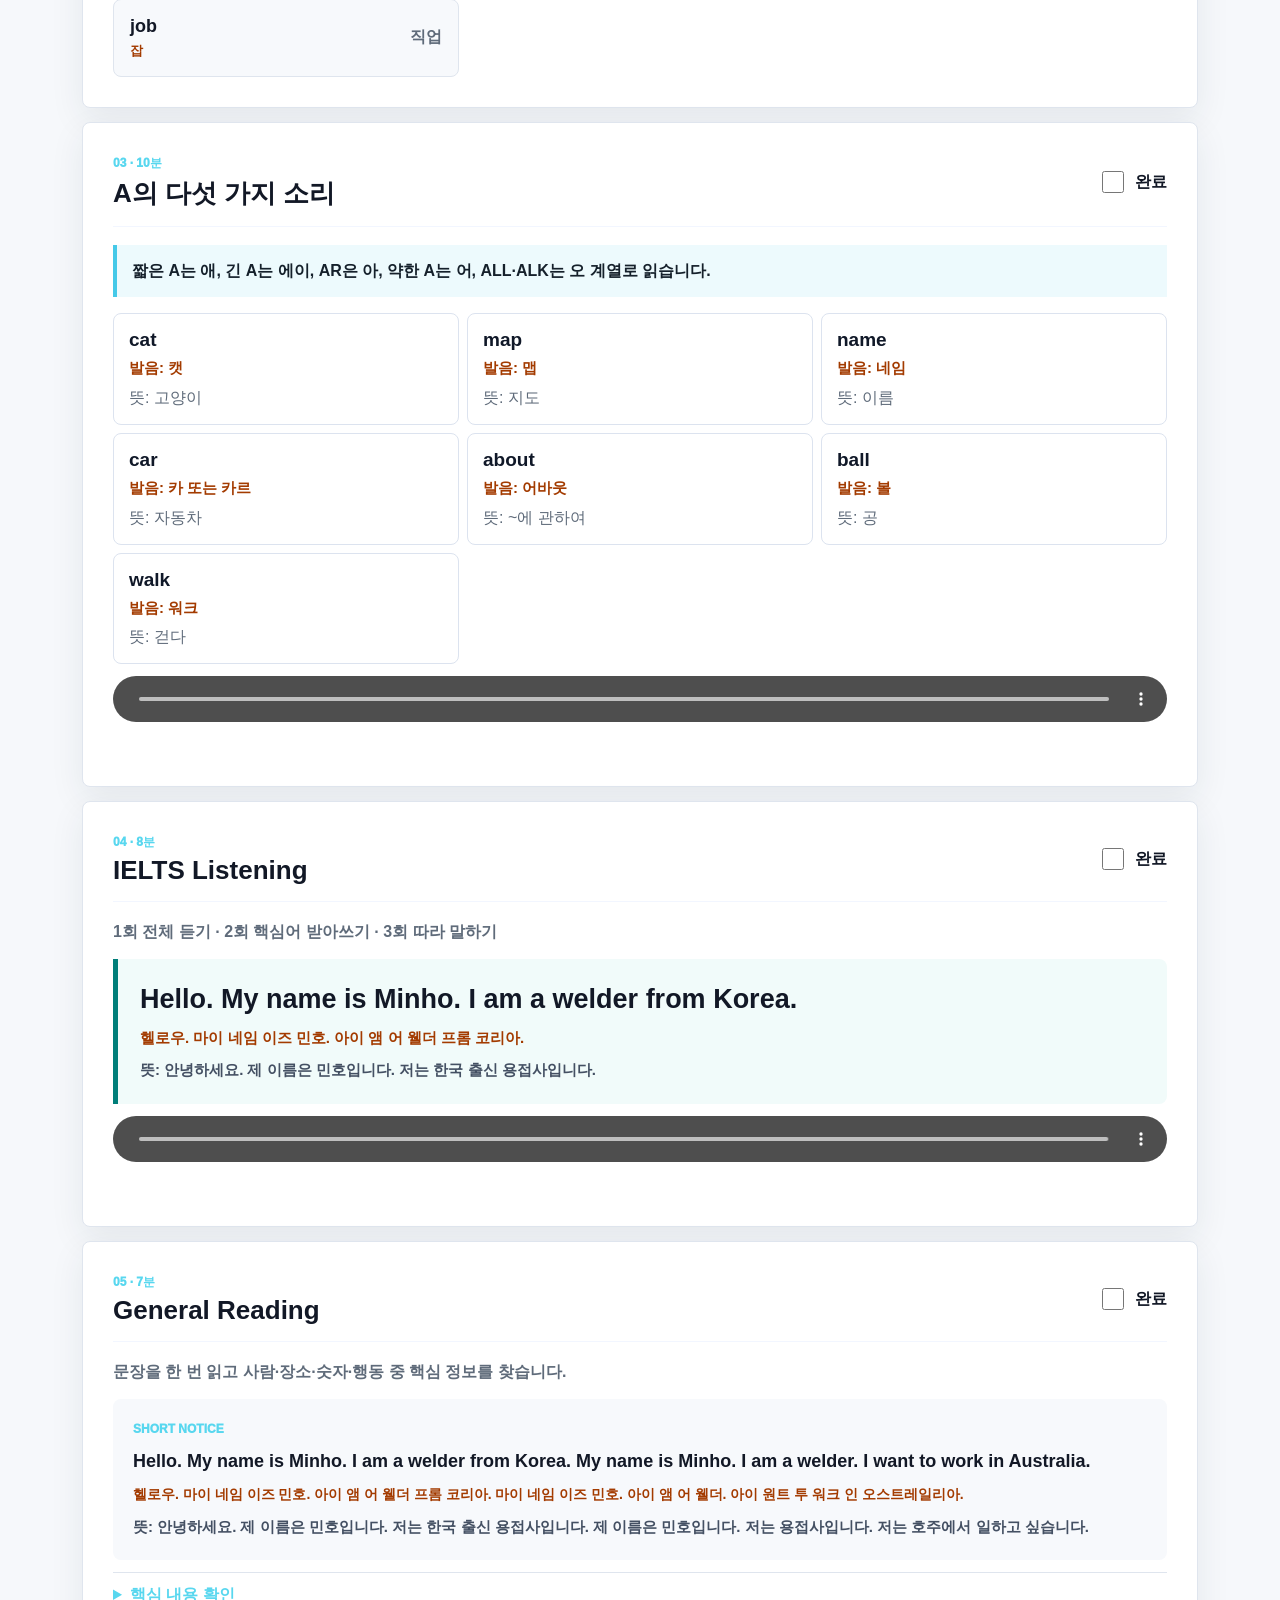
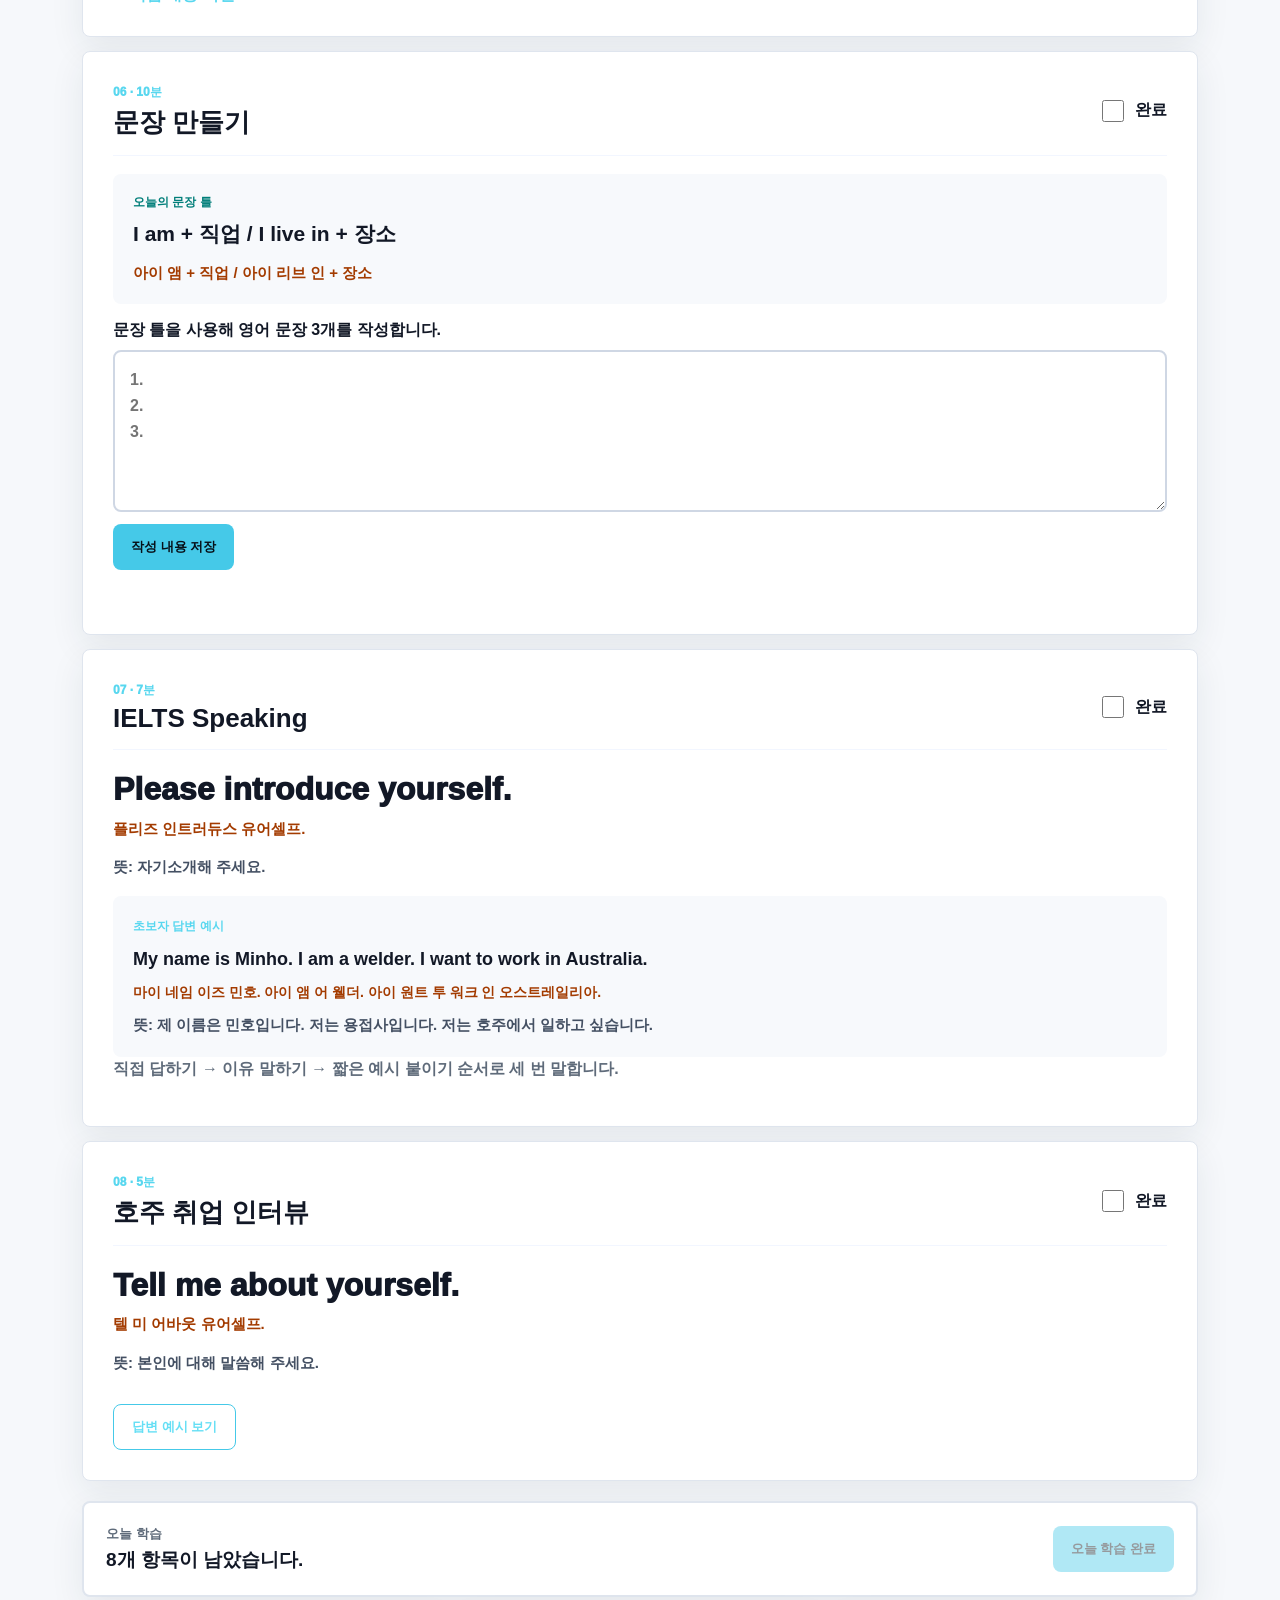
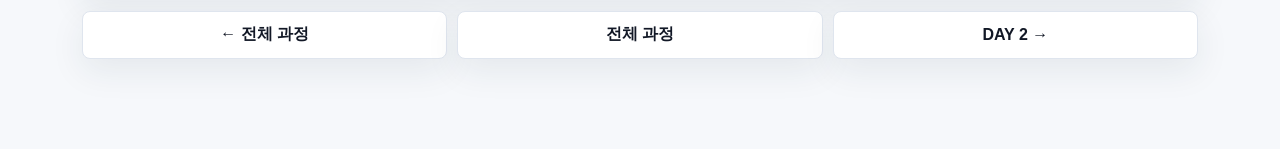
<file: beginner-day.html>
<!doctype html>
<html lang="ko">
  <head>
    <meta charset="UTF-8" />
    <meta name="viewport" content="width=device-width, initial-scale=1.0" />
    <title>1 개초급 일별 학습 | IELTS 11</title>
    <link rel="stylesheet" href="pages.css?v=webtoon-2" />
    <script src="theme.js?v=theme-2"></script>
  </head>
  <body class="beginner-space-theme">
    <header class="nav">
      <a class="brand" href="index.html"><span class="brand-mark">I</span>IELTS 11</a>
      <nav class="nav-actions">
        <a class="category-link" href="today-mission.html">✓ 오늘 미션</a>
        <a class="category-link active" href="beginner.html">튜토리얼</a>
        <a class="category-link" href="beginner-2.html">개초급</a>
        <a class="category-link" href="intermediate.html">어나더 중급</a>
        <a class="category-link" href="advanced-2xl.html">2XL상급</a>
        <a class="login-link" href="login.html">로그인</a>
      </nav>
    </header>

    <main class="page beginner-day-page">
      <a class="course-back-link" href="beginner.html">← 30일 과정</a>

      <section class="webtoon-slot" aria-labelledby="webtoonTitle">
        <div class="webtoon-slot-heading">
          <span id="webtoonDay">DAY 1 WEBTOON</span>
          <strong id="webtoonTitle">오늘의 영어 웹툰</strong>
        </div>
        <a
          class="webtoon-image-link"
          id="webtoonImageLink"
          href="#"
          target="_blank"
          rel="noopener"
          hidden
        >
          <img class="webtoon-image" id="webtoonImage" alt="" />
        </a>
        <div class="webtoon-placeholder" id="webtoonPlaceholder">
          <span>WEBTOON</span>
          <b>준비 중</b>
        </div>
      </section>

      <section class="day-hero galaxy-day-hero">
        <div>
          <p class="eyebrow" id="phaseLabel">1단계 · DAY 1</p>
          <h1 id="dayTitle">영어로 자기소개하기</h1>
          <p id="dayGoal">이름, 직업, 사는 곳을 3문장으로 말합니다.</p>
        </div>
        <div class="day-status-ring" aria-label="오늘 학습 진행률">
          <strong id="dayPercent">0%</strong>
          <span id="dayTaskCount">0 / 8</span>
        </div>
      </section>

      <section class="exam-focus-band">
        <span>오늘의 IELTS 기준</span>
        <strong id="examFocus">Listening Section 1: 이름·숫자·시간 포착</strong>
        <p>짧고 정확한 답을 먼저 만든 뒤, 이유나 세부 정보를 한 문장 더 붙입니다.</p>
      </section>

      <section class="day-time-plan beginner1-time-plan" aria-label="오늘 시간표">
        <span><b>5분</b> 복습</span>
        <span><b>8분</b> 단어</span>
        <span><b>10분</b> 실제 발음</span>
        <span><b>8분</b> Listening</span>
        <span><b>7분</b> Reading</span>
        <span><b>10분</b> 문장 만들기</span>
        <span><b>7분</b> Speaking</span>
        <span><b>5분</b> 인터뷰</span>
      </section>

      <section class="lesson-block" id="reviewBlock">
        <div class="lesson-heading">
          <div><span>01 · 5분</span><h2>전날 복습</h2></div>
          <label class="task-check"><input type="checkbox" data-task="review" /><span>완료</span></label>
        </div>
        <p id="reviewText">전날 핵심 문장 3개를 소리 내어 읽습니다. 첫날에는 자기소개 문장을 천천히 세 번 읽습니다.</p>
      </section>

      <section class="lesson-block">
        <div class="lesson-heading">
          <div><span>02 · 8분</span><h2 id="vocabularyTitle">오늘의 단어</h2></div>
          <label class="task-check"><input type="checkbox" data-task="vocabulary" /><span>완료</span></label>
        </div>
        <div class="vocabulary-grid" id="vocabularyGrid"></div>
      </section>

      <section class="lesson-block phonics-block">
        <div class="lesson-heading">
          <div><span>03 · 10분</span><h2 id="phonicsTitle">알파벳 실제 발음</h2></div>
          <label class="task-check"><input type="checkbox" data-task="phonics" /><span>완료</span></label>
        </div>
        <p class="phonics-rule" id="phonicsRule"></p>
        <div class="phonics-example-grid" id="phonicsExamples"></div>
        <audio class="lesson-audio-player" id="phonicsAudio" controls playsinline preload="metadata">
          이 브라우저에서는 오디오 재생을 지원하지 않습니다.
        </audio>
        <p class="lesson-feedback" id="phonicsStatus" aria-live="polite"></p>
      </section>

      <section class="lesson-block listening-block">
        <div class="lesson-heading">
          <div><span>04 · 8분</span><h2>IELTS Listening</h2></div>
          <label class="task-check"><input type="checkbox" data-task="listening" /><span>완료</span></label>
        </div>
        <p class="lesson-rule">1회 전체 듣기 · 2회 핵심어 받아쓰기 · 3회 따라 말하기</p>
        <div class="practice-sentence">
          <div>
            <strong id="listeningSentence"></strong>
            <p class="korean-pronunciation" id="listeningPronunciation"></p>
            <p class="complete-translation" id="listeningMeaning"></p>
          </div>
        </div>
        <audio class="lesson-audio-player" id="listeningAudio" controls playsinline preload="metadata">
          이 브라우저에서는 오디오 재생을 지원하지 않습니다.
        </audio>
        <p class="lesson-feedback" id="listeningStatus" aria-live="polite"></p>
      </section>

      <section class="lesson-block">
        <div class="lesson-heading">
          <div><span>05 · 7분</span><h2>General Reading</h2></div>
          <label class="task-check"><input type="checkbox" data-task="reading" /><span>완료</span></label>
        </div>
        <p class="lesson-rule">문장을 한 번 읽고 사람·장소·숫자·행동 중 핵심 정보를 찾습니다.</p>
        <div class="reading-passage">
          <span>SHORT NOTICE</span>
          <p id="readingPassage"></p>
          <p class="korean-pronunciation" id="readingPronunciation"></p>
          <p class="complete-translation" id="readingMeaning"></p>
        </div>
        <details class="answer-details">
          <summary>핵심 내용 확인</summary>
          <p id="readingAnswer"></p>
        </details>
      </section>

      <section class="lesson-block">
        <div class="lesson-heading">
          <div><span>06 · 10분</span><h2>문장 만들기</h2></div>
          <label class="task-check"><input type="checkbox" data-task="writing" /><span>완료</span></label>
        </div>
        <div class="sentence-pattern">
          <span>오늘의 문장 틀</span>
          <strong id="sentencePattern"></strong>
          <p class="korean-pronunciation" id="patternPronunciation"></p>
        </div>
        <label class="course-writing-field" for="writingPractice">
          <span>문장 틀을 사용해 영어 문장 3개를 작성합니다.</span>
          <textarea id="writingPractice" rows="5" placeholder="1.&#10;2.&#10;3."></textarea>
        </label>
        <button class="lesson-action-btn" type="button" id="saveWriting">작성 내용 저장</button>
        <p class="lesson-feedback" id="writingStatus" aria-live="polite"></p>
      </section>

      <section class="lesson-block speaking-block">
        <div class="lesson-heading">
          <div><span>07 · 7분</span><h2>IELTS Speaking</h2></div>
          <label class="task-check"><input type="checkbox" data-task="speaking" /><span>완료</span></label>
        </div>
        <div class="question-with-pronunciation">
          <p class="practice-question" id="speakingQuestion"></p>
          <p class="korean-pronunciation" id="speakingQuestionPronunciation"></p>
          <p class="complete-translation" id="speakingQuestionMeaning"></p>
        </div>
        <div class="sample-answer">
          <span>초보자 답변 예시</span>
          <p id="speakingAnswer"></p>
          <p class="korean-pronunciation" id="speakingAnswerPronunciation"></p>
          <p class="complete-translation" id="speakingAnswerMeaning"></p>
        </div>
        <p class="lesson-rule">직접 답하기 → 이유 말하기 → 짧은 예시 붙이기 순서로 세 번 말합니다.</p>
      </section>

      <section class="lesson-block interview-block">
        <div class="lesson-heading">
          <div><span>08 · 5분</span><h2>호주 취업 인터뷰</h2></div>
          <label class="task-check"><input type="checkbox" data-task="interview" /><span>완료</span></label>
        </div>
        <div class="question-with-pronunciation">
          <p class="practice-question" id="interviewQuestion"></p>
          <p class="korean-pronunciation" id="interviewQuestionPronunciation"></p>
          <p class="complete-translation" id="interviewQuestionMeaning"></p>
        </div>
        <button class="lesson-action-btn secondary" type="button" id="toggleInterview">답변 예시 보기</button>
        <div class="sample-answer interview-answer" id="interviewAnswerBox" hidden>
          <span>면접 답변 예시</span>
          <p id="interviewAnswer"></p>
          <p class="korean-pronunciation" id="interviewAnswerPronunciation"></p>
          <p class="complete-translation" id="interviewAnswerMeaning"></p>
        </div>
      </section>

      <section class="day-completion">
        <div>
          <span>오늘 학습</span>
          <strong id="completionText">8개 항목을 완료해 주세요.</strong>
        </div>
        <button type="button" id="completeDay" disabled>오늘 학습 완료</button>
      </section>

      <nav class="day-pagination" aria-label="일차 이동">
        <a id="previousDay" href="beginner.html">← 이전</a>
        <a href="beginner.html">전체 과정</a>
        <a id="nextDay" href="beginner-day.html?day=2">다음 →</a>
      </nav>
    </main>

    <script src="beginner-1-course.js?v=phonics-1"></script>
    <script src="beginner-1-pronunciation.js?v=beginner-split-1"></script>
    <script src="beginner-1-translations.js?v=translations-1"></script>
    <script>
      (function () {
        const params = new URLSearchParams(window.location.search);
        let dayNumber = Number(params.get("day") || "1");
        if (!Number.isFinite(dayNumber) || dayNumber < 1 || dayNumber > 30) dayNumber = 1;
        const days = window.IELTS11_BEGINNER_DAYS || [];
        const item = days[dayNumber - 1];
        const pronunciationDays = window.IELTS11_BEGINNER_PRONUNCIATIONS || [];
        const pronunciation = pronunciationDays[dayNumber - 1];
        const translationDays = window.IELTS11_BEGINNER_TRANSLATIONS || [];
        const translation = translationDays[dayNumber - 1];
        if (!item) return;

        const taskNames = ["review", "vocabulary", "phonics", "listening", "reading", "writing", "speaking", "interview"];
        const taskKey = "ielts11-beginner1-tasks-" + dayNumber;
        const writingKey = "ielts11-beginner1-writing-" + dayNumber;
        let taskState = {};

        function safeRead(key, fallback) {
          try {
            const value = localStorage.getItem(key);
            return value === null ? fallback : value;
          } catch (error) {
            return fallback;
          }
        }

        function safeWrite(key, value) {
          try {
            localStorage.setItem(key, value);
          } catch (error) {
            // The lesson remains usable when storage is unavailable.
          }
        }

        try {
          taskState = JSON.parse(safeRead(taskKey, "{}")) || {};
        } catch (error) {
          taskState = {};
        }

        document.title = "DAY " + dayNumber + " " + item.title + " | IELTS 11";
        document.getElementById("webtoonDay").textContent = "DAY " + dayNumber + " WEBTOON";
        const webtoons = {
          1: {
            path: "assets/tutorial-day-01-webtoon.png",
            alt: "튜토리얼 DAY 1 알파벳 A 발음 학습 웹툰",
          },
          2: {
            path: "assets/tutorial-day-02-webtoon.png",
            alt: "튜토리얼 DAY 2 알파벳 B 발음 학습 웹툰",
          },
          3: {
            path: "assets/tutorial-day-03-webtoon.png",
            alt: "튜토리얼 DAY 3 알파벳 C 발음 학습 웹툰",
          },
          4: {
            path: "assets/tutorial-day-04-webtoon.png",
            alt: "튜토리얼 DAY 4 알파벳 D 발음 학습 웹툰",
          },
          5: {
            path: "assets/tutorial-day-05-webtoon.png",
            alt: "튜토리얼 DAY 5 알파벳 E 발음 학습 웹툰",
          },
          6: {
            path: "assets/tutorial-day-06-webtoon.png",
            alt: "튜토리얼 DAY 6 알파벳 F 발음 학습 웹툰",
          },
          7: {
            path: "assets/tutorial-day-07-webtoon.png",
            alt: "튜토리얼 DAY 7 알파벳 G부터 M까지 발음 학습 웹툰",
          },
          8: {
            path: "assets/tutorial-day-08-webtoon.png",
            alt: "튜토리얼 DAY 8 알파벳 H와 I 발음 학습 웹툰",
          },
          9: {
            path: "assets/tutorial-day-09-webtoon.png",
            alt: "튜토리얼 DAY 9 알파벳 J와 K 발음 학습 웹툰",
          },
          10: {
            path: "assets/tutorial-day-10-webtoon.png",
            alt: "튜토리얼 DAY 10 알파벳 L, M, N 발음 학습 웹툰",
          },
          11: {
            path: "assets/tutorial-day-11-webtoon.png",
            alt: "튜토리얼 DAY 11 알파벳 T와 D 발음 학습 웹툰",
          },
          12: {
            path: "assets/tutorial-day-12-webtoon.png",
            alt: "튜토리얼 DAY 12 알파벳 F, V, W 발음 학습 웹툰",
          },
        };
        const webtoon = webtoons[dayNumber];

        if (webtoon) {
          const webtoonImageLink = document.getElementById("webtoonImageLink");
          const webtoonImage = document.getElementById("webtoonImage");
          const webtoonPlaceholder = document.getElementById("webtoonPlaceholder");

          webtoonImage.src = webtoon.path + "?v=1";
          webtoonImage.alt = webtoon.alt;
          webtoonImageLink.href = webtoon.path;
          webtoonImageLink.hidden = false;
          webtoonPlaceholder.hidden = true;
        }
        document.getElementById("phaseLabel").textContent = item.phase.name + " · DAY " + dayNumber;
        document.getElementById("dayTitle").textContent = item.title;
        document.getElementById("dayGoal").textContent = item.goal;
        document.getElementById("examFocus").textContent = item.examFocus;
        document.getElementById("listeningSentence").textContent = item.listening.en;
        document.getElementById("listeningMeaning").textContent = "뜻: " + item.listening.ko;
        document.getElementById("sentencePattern").textContent = item.pattern;
        document.getElementById("vocabularyTitle").textContent =
          "오늘의 단어 " + item.vocabulary.length + "개";
        document.getElementById("phonicsTitle").textContent = item.phonics.title;
        document.getElementById("phonicsRule").textContent = item.phonics.rule;
        document.getElementById("speakingQuestion").textContent = item.speaking.question;
        document.getElementById("speakingAnswer").textContent = item.speaking.answer;
        document.getElementById("interviewQuestion").textContent = item.interview.question;
        document.getElementById("interviewAnswer").textContent = item.interview.answer;
        document.getElementById("readingPassage").textContent =
          item.listening.en + " " + item.speaking.answer;
        document.getElementById("readingMeaning").textContent =
          "뜻: " + item.listening.ko + " " + (translation ? translation.speakingAnswer : "");
        document.getElementById("readingAnswer").textContent =
          item.listening.ko + " 핵심 행동이나 정보를 영어 한 단어로 표시해 보세요.";

        if (translation) {
          document.getElementById("speakingQuestionMeaning").textContent =
            "뜻: " + translation.speakingQuestion;
          document.getElementById("speakingAnswerMeaning").textContent =
            "뜻: " + translation.speakingAnswer;
          document.getElementById("interviewQuestionMeaning").textContent =
            "뜻: " + translation.interviewQuestion;
          document.getElementById("interviewAnswerMeaning").textContent =
            "뜻: " + translation.interviewAnswer;
        }

        if (pronunciation) {
          document.getElementById("listeningPronunciation").textContent = pronunciation.listening;
          document.getElementById("readingPronunciation").textContent =
            pronunciation.listening + " " + pronunciation.speakingAnswer;
          document.getElementById("patternPronunciation").textContent = pronunciation.pattern;
          document.getElementById("speakingQuestionPronunciation").textContent =
            pronunciation.speakingQuestion;
          document.getElementById("speakingAnswerPronunciation").textContent =
            pronunciation.speakingAnswer;
          document.getElementById("interviewQuestionPronunciation").textContent =
            pronunciation.interviewQuestion;
          document.getElementById("interviewAnswerPronunciation").textContent =
            pronunciation.interviewAnswer;
        }

        if (dayNumber > 1) {
          document.getElementById("reviewText").textContent =
            "DAY " + (dayNumber - 1) + "의 단어 10개와 핵심 문장 3개를 소리 내어 다시 읽습니다.";
        }

        const vocabGrid = document.getElementById("vocabularyGrid");
        item.vocabulary.forEach(function (word, wordIndex) {
          const div = document.createElement("div");
          const wordPronunciation =
            pronunciation && pronunciation.vocabulary[wordIndex]
              ? pronunciation.vocabulary[wordIndex]
              : "";
          div.innerHTML =
            "<div><strong>" + word.en + '</strong><small class="korean-pronunciation">' +
            wordPronunciation + "</small></div><span>" + word.ko + "</span>";
          vocabGrid.appendChild(div);
        });

        const phonicsExamples = document.getElementById("phonicsExamples");
        item.phonics.examples.forEach(function (example) {
          const article = document.createElement("article");
          const word = document.createElement("strong");
          const sound = document.createElement("p");
          const meaning = document.createElement("p");
          word.textContent = example.word;
          sound.className = "korean-pronunciation";
          sound.textContent = "발음: " + example.pronunciation;
          meaning.textContent = "뜻: " + example.meaning;
          article.append(word, sound, meaning);
          phonicsExamples.appendChild(article);
        });

        const writingEl = document.getElementById("writingPractice");
        writingEl.value = safeRead(writingKey, "");

        function updateProgress() {
          const completedCount = taskNames.filter(function (name) {
            return Boolean(taskState[name]);
          }).length;
          const percent = Math.round((completedCount / taskNames.length) * 100);
          document.getElementById("dayPercent").textContent = percent + "%";
          document.getElementById("dayTaskCount").textContent = completedCount + " / 8";
          document.querySelector(".day-status-ring").style.setProperty("--progress", percent * 3.6 + "deg");
          const completeBtn = document.getElementById("completeDay");
          completeBtn.disabled = completedCount !== taskNames.length;
          document.getElementById("completionText").textContent =
            completedCount === taskNames.length
              ? "모든 항목을 완료했습니다."
              : (taskNames.length - completedCount) + "개 항목이 남았습니다.";
          safeWrite(taskKey, JSON.stringify(taskState));
        }

        document.querySelectorAll("[data-task]").forEach(function (input) {
          input.checked = Boolean(taskState[input.dataset.task]);
          input.addEventListener("change", function () {
            taskState[input.dataset.task] = input.checked;
            updateProgress();
          });
        });

        document.getElementById("saveWriting").addEventListener("click", function () {
          safeWrite(writingKey, writingEl.value);
          document.getElementById("writingStatus").textContent =
            writingEl.value.trim() ? "작성 내용을 저장했습니다." : "먼저 영어 문장을 작성해 주세요.";
        });

        document.getElementById("toggleInterview").addEventListener("click", function () {
          const box = document.getElementById("interviewAnswerBox");
          box.hidden = !box.hidden;
          this.textContent = box.hidden ? "답변 예시 보기" : "답변 예시 닫기";
        });

        const audio = document.getElementById("listeningAudio");
        const audioStatus = document.getElementById("listeningStatus");
        audio.src = "audio/beginner-1/day-" + String(dayNumber).padStart(2, "0") + "-listening.mp3?v=1";
        audio.addEventListener("play", function () {
          audioStatus.textContent = "문장을 재생하고 있습니다.";
        });
        audio.addEventListener("ended", function () {
          audioStatus.textContent = "다시 듣고 핵심 단어를 따라 말해 보세요.";
        });
        audio.addEventListener("error", function () {
          audioStatus.textContent = "오디오를 불러오지 못했습니다. 페이지를 새로고침해 주세요.";
        });

        const phonicsAudio = document.getElementById("phonicsAudio");
        const phonicsStatus = document.getElementById("phonicsStatus");
        phonicsAudio.src =
          "audio/beginner-1/day-" + String(dayNumber).padStart(2, "0") + "-phonics.mp3?v=2";
        phonicsAudio.addEventListener("play", function () {
          phonicsStatus.textContent = "예시 단어를 순서대로 재생하고 있습니다.";
        });
        phonicsAudio.addEventListener("ended", function () {
          phonicsStatus.textContent = "철자, 발음, 뜻을 보며 한 번 더 따라 읽어 보세요.";
        });
        phonicsAudio.addEventListener("error", function () {
          phonicsStatus.textContent = "발음 음원을 불러오지 못했습니다. 페이지를 새로고침해 주세요.";
        });

        document.getElementById("completeDay").addEventListener("click", function () {
          let completed = {};
          try {
            completed = JSON.parse(safeRead("ielts11-beginner1-completed", "{}")) || {};
          } catch (error) {
            completed = {};
          }
          completed[dayNumber] = true;
          safeWrite("ielts11-beginner1-completed", JSON.stringify(completed));
          this.textContent = "DAY " + dayNumber + " 완료";
          this.classList.add("is-complete");
        });

        let completedDays = {};
        try {
          completedDays = JSON.parse(safeRead("ielts11-beginner1-completed", "{}")) || {};
        } catch (error) {
          completedDays = {};
        }
        if (completedDays[dayNumber]) {
          const completeButton = document.getElementById("completeDay");
          completeButton.textContent = "DAY " + dayNumber + " 완료";
          completeButton.classList.add("is-complete");
        }

        const previousDay = document.getElementById("previousDay");
        const nextDay = document.getElementById("nextDay");
        previousDay.href = dayNumber === 1 ? "beginner.html" : "beginner-day.html?day=" + (dayNumber - 1);
        previousDay.textContent = dayNumber === 1 ? "← 전체 과정" : "← DAY " + (dayNumber - 1);
        nextDay.href = dayNumber === 30 ? "beginner.html" : "beginner-day.html?day=" + (dayNumber + 1);
        nextDay.textContent = dayNumber === 30 ? "과정 완료 →" : "DAY " + (dayNumber + 1) + " →";

        updateProgress();
      })();
    </script>
  </body>
</html>
</file>
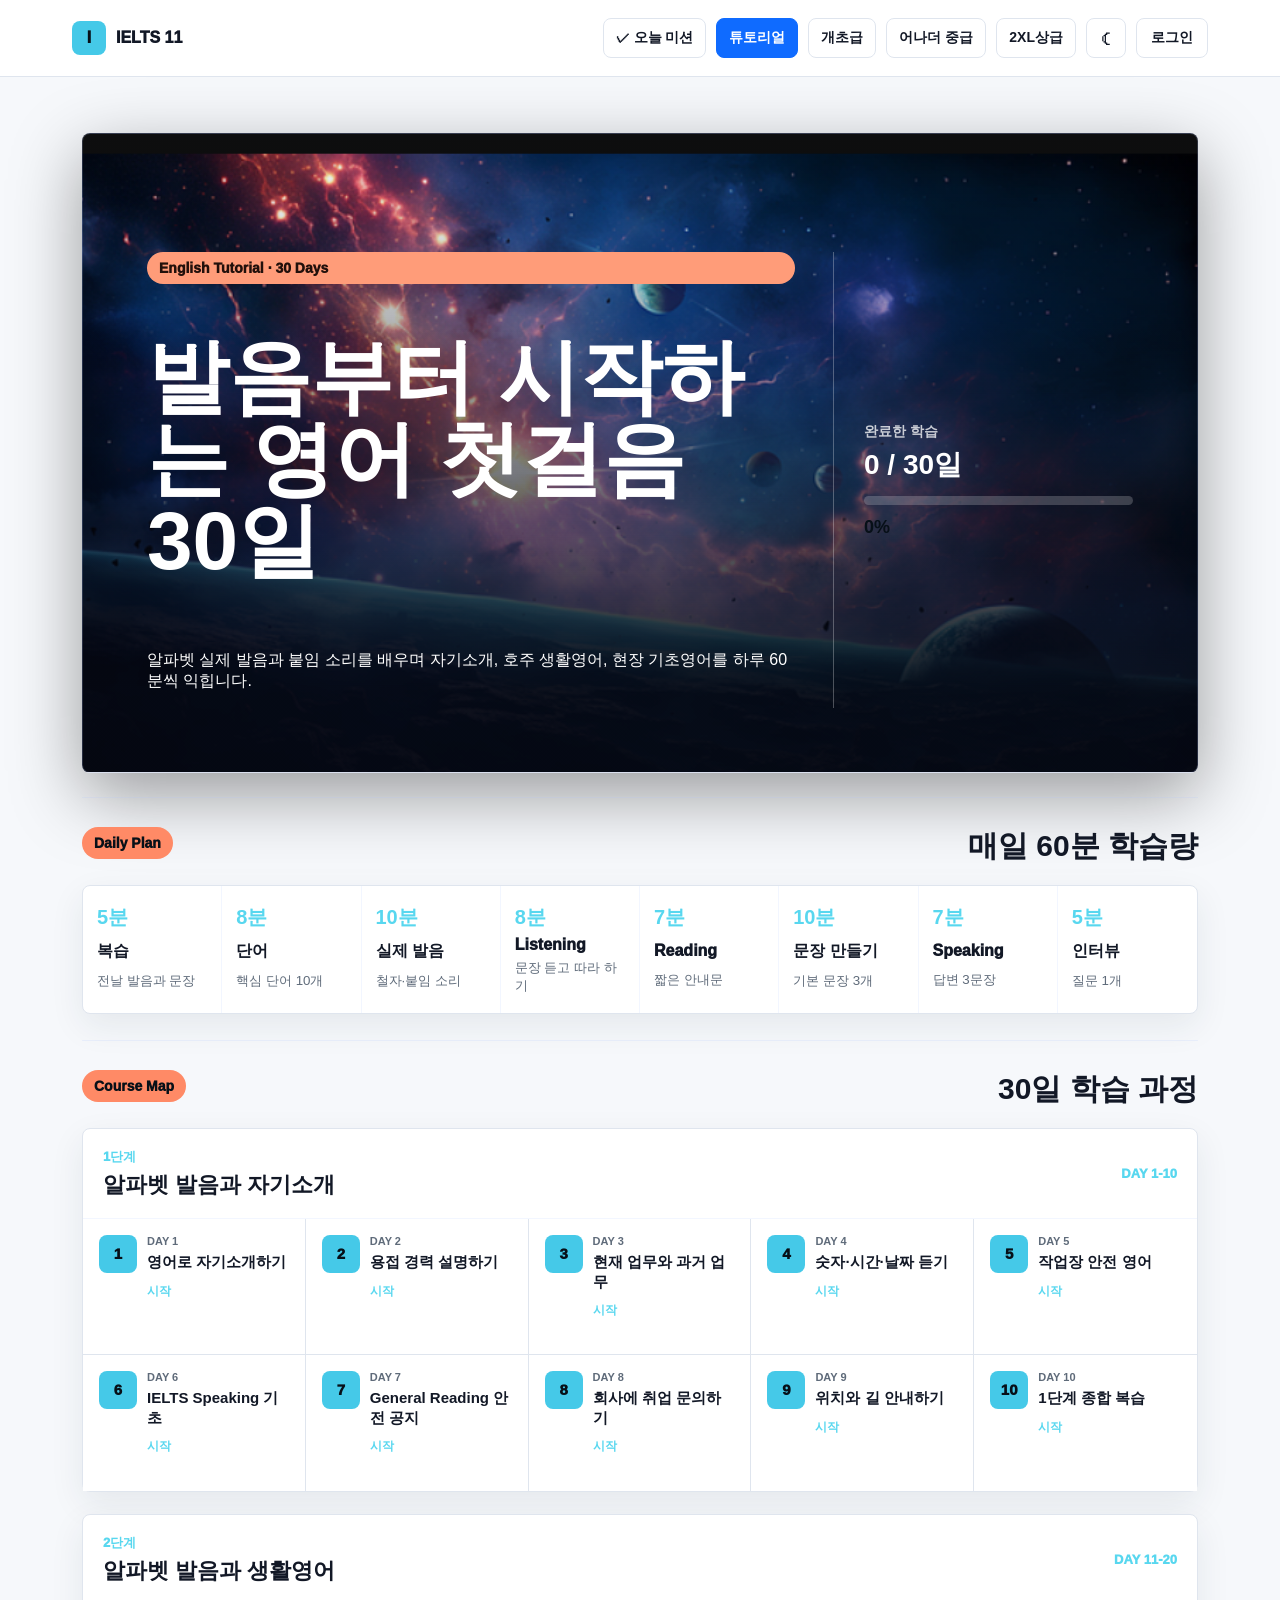
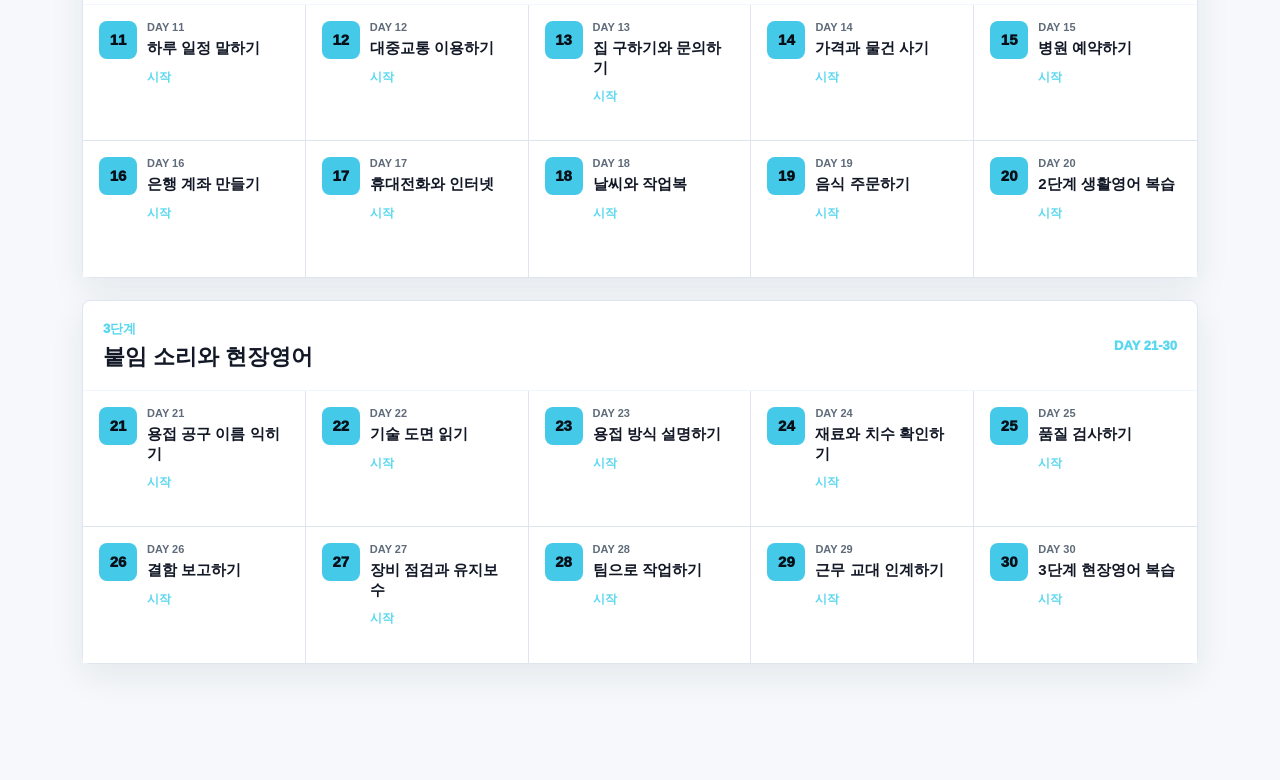
<file: beginner.html>
<!doctype html>
<html lang="ko">
  <head>
    <meta charset="UTF-8" />
    <meta name="viewport" content="width=device-width, initial-scale=1.0" />
    <title>1 개초급 30일 영어 튜토리얼 | IELTS 11</title>
    <link rel="stylesheet" href="pages.css?v=phonics-1" />
    <script src="theme.js?v=theme-2"></script>
  </head>
  <body class="beginner-space-theme">
    <header class="nav">
      <a class="brand" href="index.html"><span class="brand-mark">I</span>IELTS 11</a>
      <nav class="nav-actions">
        <a class="category-link" href="today-mission.html">✓ 오늘 미션</a>
        <a class="category-link active" href="beginner.html">튜토리얼</a>
        <a class="category-link" href="beginner-2.html">개초급</a>
        <a class="category-link" href="intermediate.html">어나더 중급</a>
        <a class="category-link" href="advanced-2xl.html">2XL상급</a>
        <a class="login-link" href="login.html">로그인</a>
      </nav>
    </header>

    <main class="page beginner-course-page">
      <section class="page-hero beginner-course-hero">
        <p class="eyebrow">English Tutorial · 30 Days</p>
        <h1>발음부터 시작하는 영어 첫걸음 30일</h1>
        <p>알파벳 실제 발음과 붙임 소리를 배우며 자기소개, 호주 생활영어, 현장 기초영어를 하루 60분씩 익힙니다.</p>
        <div class="course-progress" aria-label="전체 학습 진도">
          <div>
            <span>완료한 학습</span>
            <strong id="completedDays">0 / 30일</strong>
          </div>
          <div class="course-progress-track" aria-hidden="true"><span id="courseProgressBar"></span></div>
          <b id="courseProgressPercent">0%</b>
        </div>
      </section>

      <section class="daily-allocation" aria-labelledby="allocationTitle">
        <div class="section-heading">
          <p class="eyebrow">Daily Plan</p>
          <h2 id="allocationTitle">매일 60분 학습량</h2>
        </div>
        <div class="allocation-grid beginner1-allocation">
          <div><b>5분</b><span>복습</span><small>전날 발음과 문장</small></div>
          <div><b>8분</b><span>단어</span><small>핵심 단어 10개</small></div>
          <div><b>10분</b><span>실제 발음</span><small>철자·붙임 소리</small></div>
          <div><b>8분</b><span>Listening</span><small>문장 듣고 따라 하기</small></div>
          <div><b>7분</b><span>Reading</span><small>짧은 안내문</small></div>
          <div><b>10분</b><span>문장 만들기</span><small>기본 문장 3개</small></div>
          <div><b>7분</b><span>Speaking</span><small>답변 3문장</small></div>
          <div><b>5분</b><span>인터뷰</span><small>질문 1개</small></div>
        </div>
      </section>

      <section class="course-map" aria-labelledby="courseMapTitle">
        <div class="section-heading">
          <p class="eyebrow">Course Map</p>
          <h2 id="courseMapTitle">30일 학습 과정</h2>
        </div>
        <div id="coursePhases"></div>
      </section>
    </main>

    <script src="beginner-1-course.js?v=phonics-1"></script>
    <script>
      (function () {
        let completed = {};
        try {
          completed = JSON.parse(localStorage.getItem("ielts11-beginner1-completed") || "{}") || {};
        } catch (error) {
          completed = {};
        }
        const phasesEl = document.getElementById("coursePhases");
        const days = window.IELTS11_BEGINNER_DAYS || [];
        const phases = window.IELTS11_BEGINNER_PHASES || [];

        phases.forEach(function (phase, phaseIndex) {
          const section = document.createElement("section");
          section.className = "course-phase";
          const phaseDays = days.slice(phaseIndex * 10, phaseIndex * 10 + 10);
          section.innerHTML =
            '<div class="phase-heading"><div><span>' + phase.name + '</span><h3>' + phase.title +
            '</h3></div><b>DAY ' + phase.days + '</b></div><div class="day-icon-grid"></div>';
          const grid = section.querySelector(".day-icon-grid");

          phaseDays.forEach(function (item) {
            const link = document.createElement("a");
            const isDone = Boolean(completed[item.day]);
            link.className = "day-icon" + (isDone ? " is-complete" : "");
            link.href = "beginner-day.html?day=" + item.day;
            link.innerHTML =
              '<span class="day-number">' + item.day + '</span><div><b>DAY ' + item.day +
              '</b><strong>' + item.title + '</strong></div><i aria-hidden="true">' +
              (isDone ? "완료" : "시작") + "</i>";
            grid.appendChild(link);
          });

          phasesEl.appendChild(section);
        });

        const completedCount = days.filter(function (item) {
          return Boolean(completed[item.day]);
        }).length;
        const percent = Math.round((completedCount / 30) * 100);
        document.getElementById("completedDays").textContent = completedCount + " / 30일";
        document.getElementById("courseProgressPercent").textContent = percent + "%";
        document.getElementById("courseProgressBar").style.width = percent + "%";
      })();
    </script>
  </body>
</html>
</file>
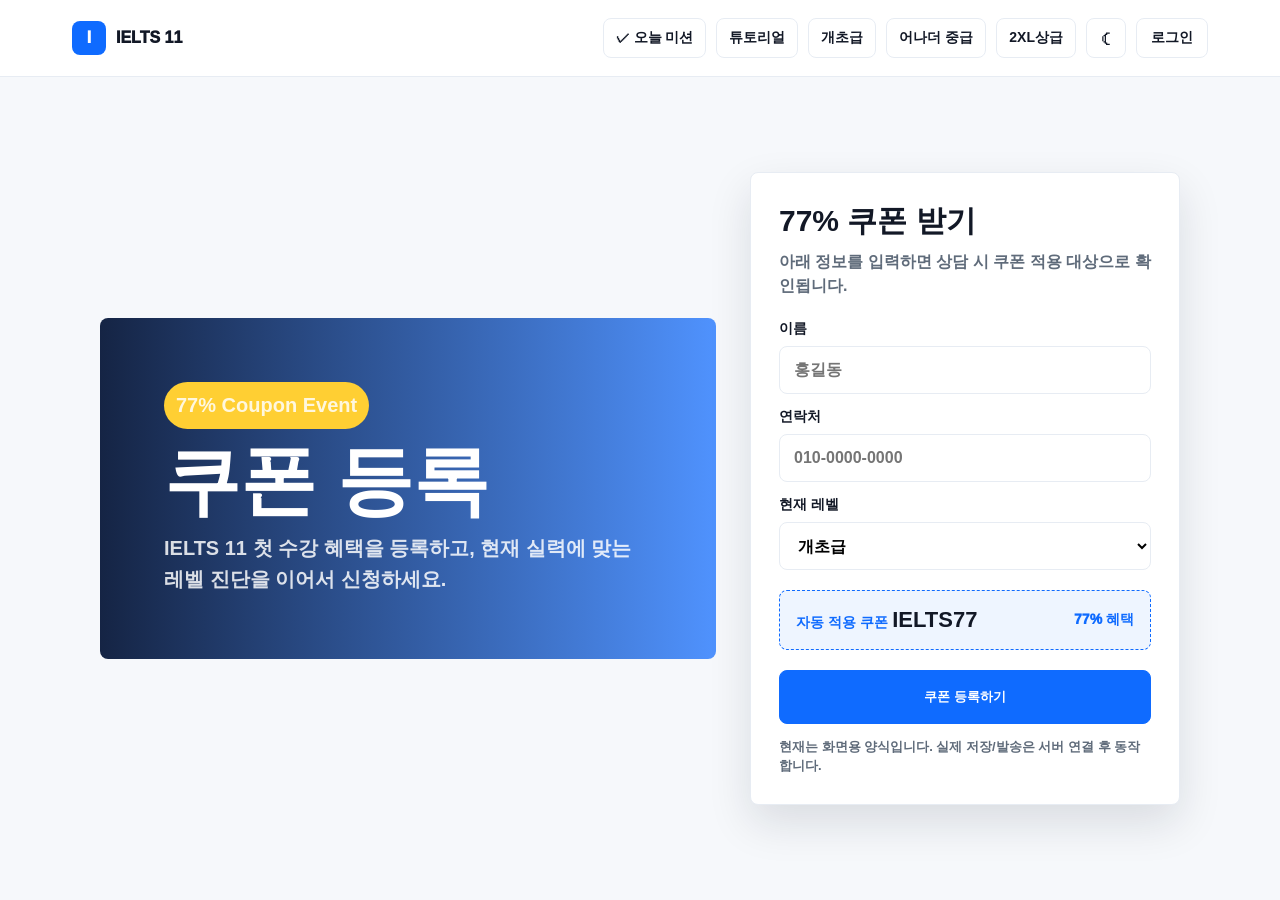
<file: coupon.html>
<!doctype html>
<html lang="ko">
  <head>
    <meta charset="UTF-8" />
    <meta name="viewport" content="width=device-width, initial-scale=1.0" />
    <title>쿠폰 등록 | IELTS 11</title>
    <link rel="stylesheet" href="pages.css?v=mobile-nav-1" />
    <script src="theme.js?v=theme-2"></script>
    <style>
      body {
        background: #f6f8fb;
      }

      .coupon-shell {
        display: grid;
        min-height: calc(100vh - 77px);
        grid-template-columns: minmax(0, 1fr) 430px;
        gap: 34px;
        align-items: center;
        max-width: 1120px;
        margin: 0 auto;
        padding: 54px 20px;
      }

      .coupon-hero {
        border-radius: 8px;
        padding: clamp(32px, 6vw, 64px);
        color: #fff;
        background:
          linear-gradient(90deg, rgba(7, 23, 57, 0.94), rgba(15, 107, 255, 0.72)),
          url("https://images.unsplash.com/photo-1454165804606-c3d57bc86b40?auto=format&fit=crop&w=1600&q=80")
            center / cover;
      }

      .coupon-hero h1 {
        margin: 14px 0;
        font-size: clamp(44px, 7vw, 76px);
        line-height: 1;
      }

      .coupon-hero p {
        max-width: 620px;
        margin: 0;
        color: rgba(255, 255, 255, 0.84);
        font-size: 20px;
        line-height: 1.55;
        font-weight: 700;
      }

      .coupon-form {
        border: 1px solid var(--line);
        border-radius: 8px;
        padding: 28px;
        background: #fff;
        box-shadow: 0 18px 44px rgba(16, 24, 40, 0.12);
      }

      .coupon-form h2 {
        margin: 0 0 8px;
        font-size: 30px;
      }

      .coupon-form .desc {
        margin: 0 0 22px;
        color: var(--muted);
        line-height: 1.5;
        font-weight: 650;
      }

      .field {
        display: grid;
        gap: 8px;
        margin-bottom: 14px;
      }

      .field label {
        font-size: 14px;
        font-weight: 900;
      }

      .field input,
      .field select {
        width: 100%;
        min-height: 48px;
        border: 1px solid var(--line);
        border-radius: 8px;
        padding: 0 14px;
        font: inherit;
        font-weight: 650;
        background: #fff;
      }

      .coupon-code {
        display: flex;
        align-items: center;
        justify-content: space-between;
        gap: 12px;
        margin: 20px 0;
        border: 1px dashed var(--brand);
        border-radius: 8px;
        padding: 16px;
        background: #eef5ff;
      }

      .coupon-code strong {
        font-size: 22px;
      }

      .coupon-code span {
        color: var(--brand);
        font-size: 14px;
        font-weight: 950;
      }

      .submit-btn {
        display: inline-flex;
        width: 100%;
        min-height: 54px;
        align-items: center;
        justify-content: center;
        border: 1px solid var(--brand);
        border-radius: 8px;
        color: #fff;
        background: var(--brand);
        font-weight: 950;
      }

      .form-note {
        margin: 14px 0 0;
        color: var(--muted);
        font-size: 13px;
        line-height: 1.45;
        font-weight: 700;
      }

      @media (max-width: 900px) {
        .coupon-shell {
          grid-template-columns: 1fr;
        }
      }
    </style>
  </head>
  <body>
    <header class="nav">
      <a class="brand" href="index.html"><span class="brand-mark">I</span>IELTS 11</a>
      <nav class="nav-actions">
        <a class="category-link" href="today-mission.html">✓ 오늘 미션</a>
        <a class="category-link" href="beginner.html">튜토리얼</a>
        <a class="category-link" href="beginner-2.html">개초급</a>
        <a class="category-link" href="intermediate.html">어나더 중급</a>
        <a class="category-link" href="advanced-2xl.html">2XL상급</a>
        <a class="login-link" href="login.html">로그인</a>
      </nav>
    </header>

    <main class="coupon-shell">
      <section class="coupon-hero">
        <p class="eyebrow">77% Coupon Event</p>
        <h1>쿠폰 등록</h1>
        <p>IELTS 11 첫 수강 혜택을 등록하고, 현재 실력에 맞는 레벨 진단을 이어서 신청하세요.</p>
      </section>

      <section class="coupon-form" aria-label="쿠폰 등록 양식">
        <h2>77% 쿠폰 받기</h2>
        <p class="desc">아래 정보를 입력하면 상담 시 쿠폰 적용 대상으로 확인됩니다.</p>

        <form>
          <div class="field">
            <label for="name">이름</label>
            <input id="name" name="name" type="text" placeholder="홍길동" />
          </div>
          <div class="field">
            <label for="phone">연락처</label>
            <input id="phone" name="phone" type="tel" placeholder="010-0000-0000" />
          </div>
          <div class="field">
            <label for="level">현재 레벨</label>
            <select id="level" name="level">
              <option>개초급</option>
              <option>어나더 중급</option>
              <option>2XL상급</option>
              <option>아직 모름</option>
            </select>
          </div>

          <div class="coupon-code">
            <div>
              <span>자동 적용 쿠폰</span>
              <strong>IELTS77</strong>
            </div>
            <span>77% 혜택</span>
          </div>

          <button class="submit-btn" type="button">쿠폰 등록하기</button>
        </form>
        <p class="form-note">현재는 화면용 양식입니다. 실제 저장/발송은 서버 연결 후 동작합니다.</p>
      </section>
    </main>
  </body>
</html>
</file>
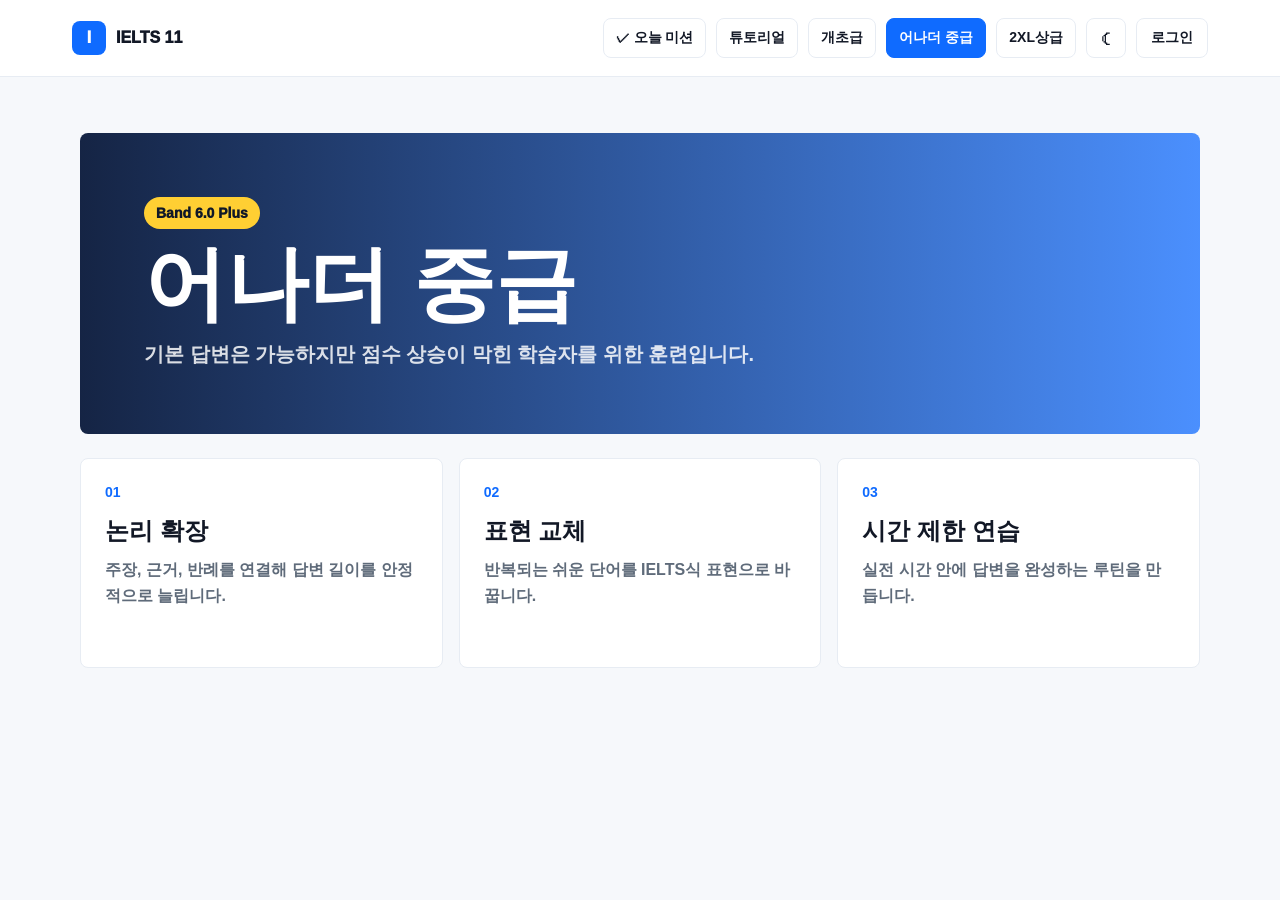
<file: intermediate.html>
<!doctype html>
<html lang="ko">
  <head>
    <meta charset="UTF-8" />
    <meta name="viewport" content="width=device-width, initial-scale=1.0" />
    <title>어나더 중급 | IELTS 11</title>
    <link rel="stylesheet" href="pages.css?v=mobile-nav-1" />
    <script src="theme.js?v=theme-2"></script>
  </head>
  <body>
    <header class="nav">
      <a class="brand" href="index.html"><span class="brand-mark">I</span>IELTS 11</a>
      <nav class="nav-actions">
        <a class="category-link" href="today-mission.html">✓ 오늘 미션</a>
        <a class="category-link" href="beginner.html">튜토리얼</a>
        <a class="category-link" href="beginner-2.html">개초급</a>
        <a class="category-link active" href="intermediate.html">어나더 중급</a>
        <a class="category-link" href="advanced-2xl.html">2XL상급</a>
        <a class="login-link" href="login.html">로그인</a>
      </nav>
    </header>
    <main class="page">
      <section class="page-hero">
        <p class="eyebrow">Band 6.0 Plus</p>
        <h1>어나더 중급</h1>
        <p>기본 답변은 가능하지만 점수 상승이 막힌 학습자를 위한 훈련입니다.</p>
      </section>
      <section class="mission-grid">
        <article><b>01</b><h2>논리 확장</h2><p>주장, 근거, 반례를 연결해 답변 길이를 안정적으로 늘립니다.</p></article>
        <article><b>02</b><h2>표현 교체</h2><p>반복되는 쉬운 단어를 IELTS식 표현으로 바꿉니다.</p></article>
        <article><b>03</b><h2>시간 제한 연습</h2><p>실전 시간 안에 답변을 완성하는 루틴을 만듭니다.</p></article>
      </section>
    </main>
  </body>
</html>
</file>
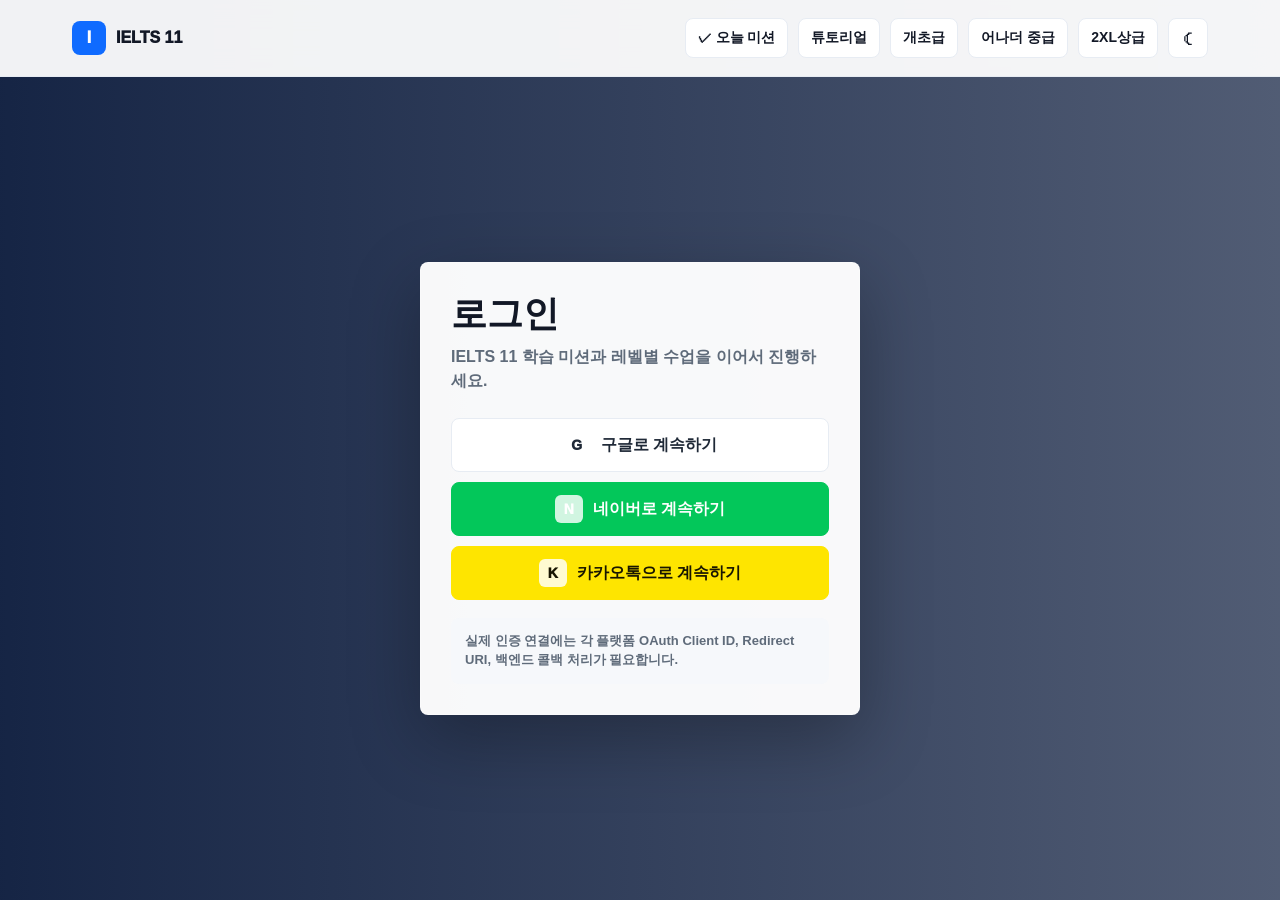
<file: login.html>
<!doctype html>
<html lang="ko">
  <head>
    <meta charset="UTF-8" />
    <meta name="viewport" content="width=device-width, initial-scale=1.0" />
    <title>로그인 | IELTS 11</title>
    <link rel="stylesheet" href="pages.css?v=mobile-nav-1" />
    <script src="theme.js?v=theme-2"></script>
    <style>
      body {
        background:
          linear-gradient(90deg, rgba(7, 23, 57, 0.94), rgba(7, 23, 57, 0.7)),
          url("https://images.unsplash.com/photo-1523240795612-9a054b0db644?auto=format&fit=crop&w=1800&q=80")
            center / cover;
      }

      .login-shell {
        display: grid;
        min-height: calc(100vh - 77px);
        place-items: center;
        padding: 44px 20px;
      }

      .login-panel {
        width: min(100%, 440px);
        border: 1px solid rgba(255, 255, 255, 0.24);
        border-radius: 8px;
        padding: 30px;
        background: rgba(255, 255, 255, 0.97);
        box-shadow: 0 24px 70px rgba(0, 0, 0, 0.28);
      }

      .login-panel h1 {
        margin: 0 0 10px;
        font-size: 36px;
        line-height: 1.15;
      }

      .login-panel p {
        margin: 0 0 24px;
        color: var(--muted);
        line-height: 1.55;
        font-weight: 650;
      }

      .social-list {
        display: grid;
        gap: 10px;
      }

      .social-btn {
        display: flex;
        min-height: 54px;
        align-items: center;
        justify-content: center;
        gap: 10px;
        border: 1px solid var(--line);
        border-radius: 8px;
        padding: 0 16px;
        background: #fff;
        font-weight: 950;
      }

      .social-btn.google {
        color: #1f2937;
      }

      .social-btn.naver {
        border-color: #03c75a;
        color: #fff;
        background: #03c75a;
      }

      .social-btn.kakao {
        border-color: #fee500;
        color: #181600;
        background: #fee500;
      }

      .provider-mark {
        display: grid;
        width: 28px;
        height: 28px;
        place-items: center;
        border-radius: 6px;
        background: rgba(255, 255, 255, 0.82);
        font-size: 14px;
        font-weight: 950;
      }

      .login-note {
        margin-top: 18px;
        border-radius: 8px;
        padding: 14px;
        color: #5f6b7a;
        background: #f6f8fb;
        font-size: 13px;
        line-height: 1.45;
        font-weight: 700;
      }
    </style>
  </head>
  <body>
    <header class="nav">
      <a class="brand" href="index.html"><span class="brand-mark">I</span>IELTS 11</a>
      <nav class="nav-actions">
        <a class="category-link" href="today-mission.html">✓ 오늘 미션</a>
        <a class="category-link" href="beginner.html">튜토리얼</a>
        <a class="category-link" href="beginner-2.html">개초급</a>
        <a class="category-link" href="intermediate.html">어나더 중급</a>
        <a class="category-link" href="advanced-2xl.html">2XL상급</a>
      </nav>
    </header>

    <main class="login-shell">
      <section class="login-panel" aria-label="소셜 로그인">
        <h1>로그인</h1>
        <p>IELTS 11 학습 미션과 레벨별 수업을 이어서 진행하세요.</p>
        <div class="social-list">
          <a class="social-btn google" href="#" aria-label="구글로 로그인">
            <span class="provider-mark">G</span>
            구글로 계속하기
          </a>
          <a class="social-btn naver" href="#" aria-label="네이버로 로그인">
            <span class="provider-mark">N</span>
            네이버로 계속하기
          </a>
          <a class="social-btn kakao" href="#" aria-label="카카오톡으로 로그인">
            <span class="provider-mark">K</span>
            카카오톡으로 계속하기
          </a>
        </div>
        <div class="login-note">
          실제 인증 연결에는 각 플랫폼 OAuth Client ID, Redirect URI, 백엔드 콜백 처리가 필요합니다.
        </div>
      </section>
    </main>
  </body>
</html>
</file>
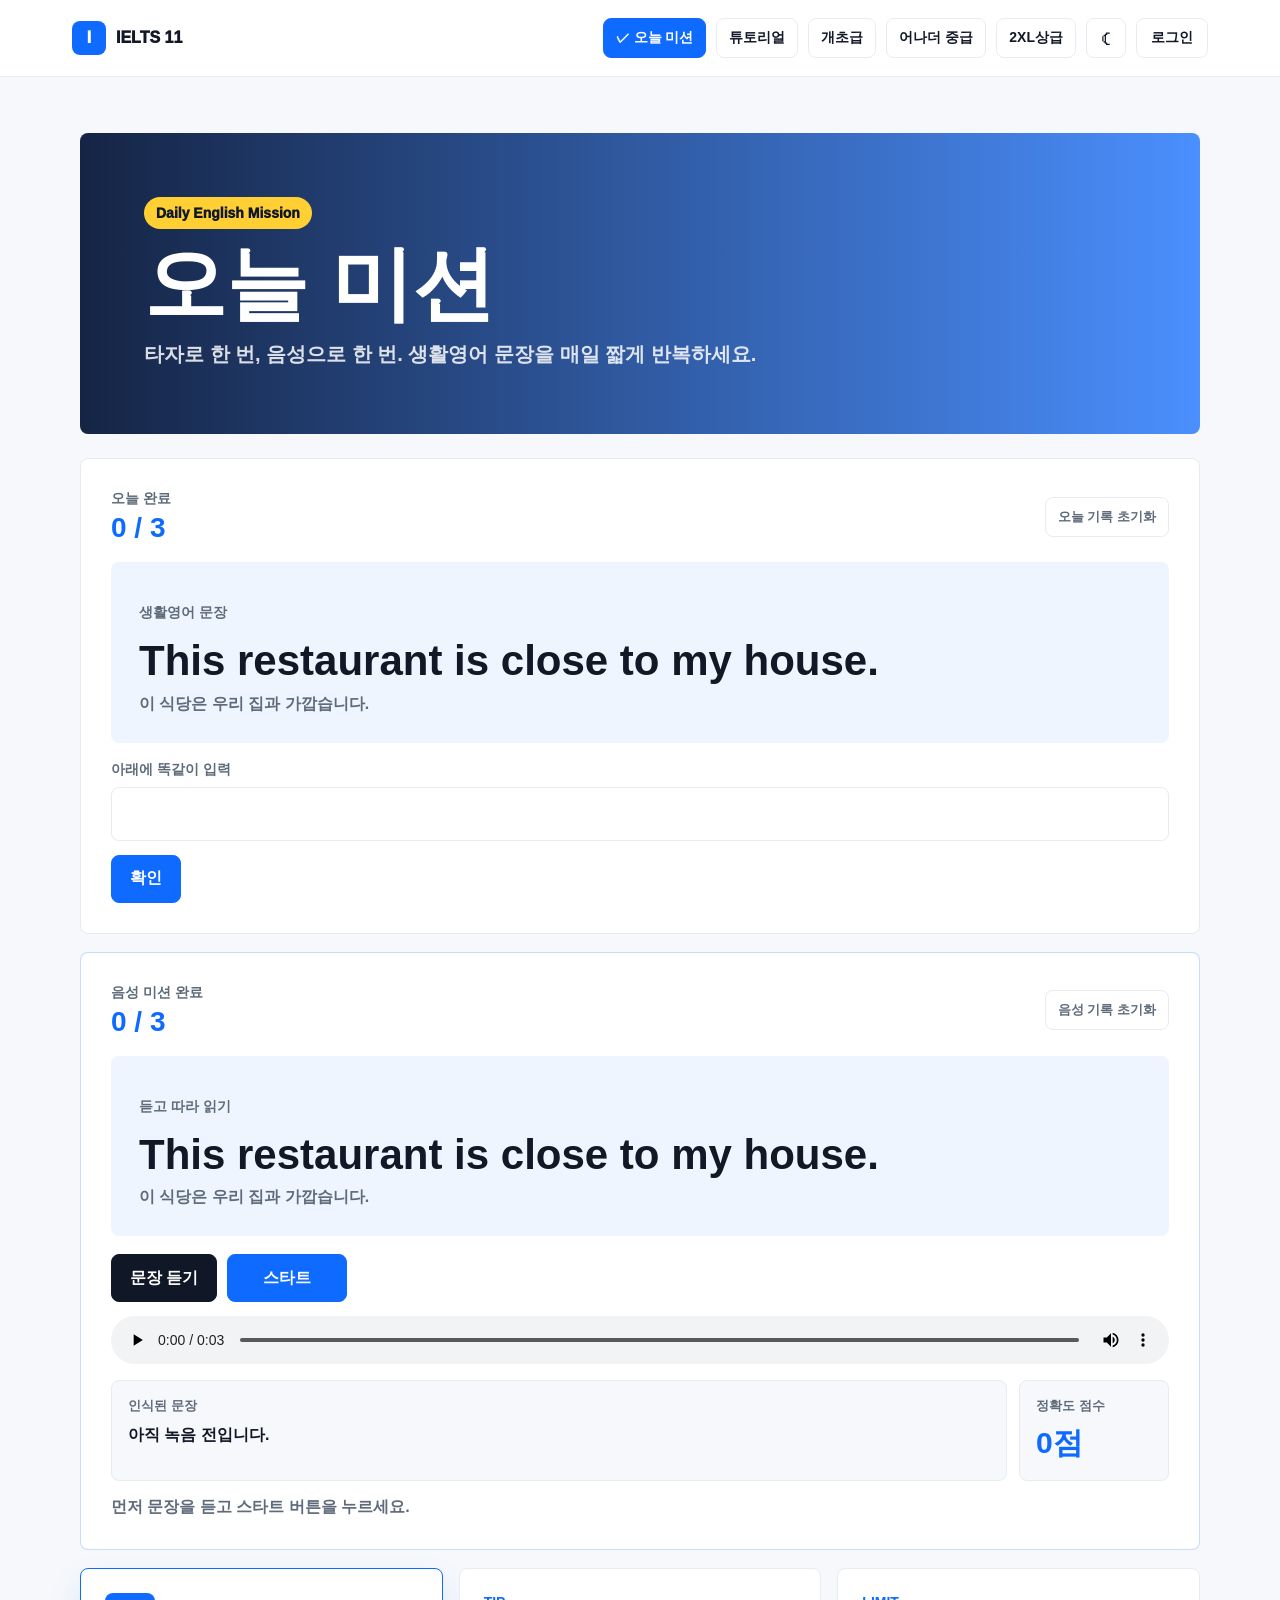
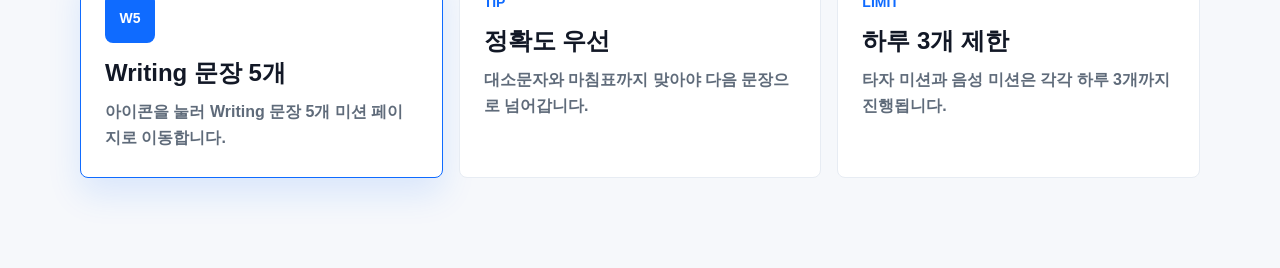
<file: today-mission.html>
<!doctype html>
<html lang="ko">
  <head>
    <meta charset="UTF-8" />
    <meta name="viewport" content="width=device-width, initial-scale=1.0" />
    <title>오늘 미션 | IELTS 11</title>
    <link rel="stylesheet" href="pages.css?v=galaxy-course-3" />
    <script src="theme.js?v=theme-2"></script>
  </head>
  <body>
    <header class="nav">
      <a class="brand" href="index.html"><span class="brand-mark">I</span>IELTS 11</a>
      <nav class="nav-actions">
        <a class="category-link active" href="today-mission.html">✓ 오늘 미션</a>
        <a class="category-link" href="beginner.html">튜토리얼</a>
        <a class="category-link" href="beginner-2.html">개초급</a>
        <a class="category-link" href="intermediate.html">어나더 중급</a>
        <a class="category-link" href="advanced-2xl.html">2XL상급</a>
        <a class="login-link" href="login.html">로그인</a>
      </nav>
    </header>

    <main class="page">
      <section class="page-hero">
        <p class="eyebrow">Daily English Mission</p>
        <h1>오늘 미션</h1>
        <p>타자로 한 번, 음성으로 한 번. 생활영어 문장을 매일 짧게 반복하세요.</p>
      </section>

      <section class="typing-mission" aria-label="생활영어 타자 미션">
        <div class="mission-status">
          <div>
            <span>오늘 완료</span>
            <strong id="missionCount">0 / 3</strong>
          </div>
          <button class="reset-day-btn" type="button" id="resetToday">오늘 기록 초기화</button>
        </div>

        <div class="sentence-box">
          <p class="sentence-label">생활영어 문장</p>
          <h2 id="targetSentence">I usually drink coffee in the morning.</h2>
          <p class="sentence-ko" id="sentenceHint">나는 보통 아침에 커피를 마십니다.</p>
        </div>

        <label class="typing-field" for="typingInput">
          <span>아래에 똑같이 입력</span>
          <input id="typingInput" type="text" autocomplete="off" />
        </label>

        <div class="typing-actions">
          <button class="mission-submit" type="button" id="checkMission">확인</button>
          <p id="missionMessage" aria-live="polite"></p>
        </div>
      </section>

      <section class="typing-mission speaking-mission" aria-label="생활영어 음성 미션">
        <div class="mission-status">
          <div>
            <span>음성 미션 완료</span>
            <strong id="speakingCount">0 / 3</strong>
          </div>
          <button class="reset-day-btn" type="button" id="resetSpeaking">음성 기록 초기화</button>
        </div>

        <div class="sentence-box">
          <p class="sentence-label">듣고 따라 읽기</p>
          <h2 id="speakingSentence">I usually drink coffee in the morning.</h2>
          <p class="sentence-ko" id="speakingHint">나는 보통 아침에 커피를 마십니다.</p>
        </div>

        <div class="speech-controls">
          <button class="mission-submit audio-btn" type="button" id="playSentence">문장 듣기</button>
          <button class="mission-submit start-btn" type="button" id="startSpeaking">스타트</button>
          <a class="mission-submit chrome-open-link" id="openInChrome" href="#" hidden>Chrome에서 열기</a>
        </div>
        <audio class="mission-audio-player" id="missionAudio" controls playsinline preload="metadata">
          이 브라우저에서는 오디오 재생을 지원하지 않습니다.
        </audio>

        <div class="speech-result">
          <div>
            <span>인식된 문장</span>
            <p id="recognizedText">아직 녹음 전입니다.</p>
          </div>
          <div>
            <span>정확도 점수</span>
            <strong id="speechScore">0점</strong>
          </div>
        </div>
        <p class="speech-message" id="speechMessage" aria-live="polite"></p>
      </section>

      <section class="mission-grid mission-shortcuts">
        <a class="mission-icon-card" href="writing-five.html">
          <b>W5</b>
          <h2>Writing 문장 5개</h2>
          <p>아이콘을 눌러 Writing 문장 5개 미션 페이지로 이동합니다.</p>
        </a>
        <article>
          <b>TIP</b>
          <h2>정확도 우선</h2>
          <p>대소문자와 마침표까지 맞아야 다음 문장으로 넘어갑니다.</p>
        </article>
        <article>
          <b>LIMIT</b>
          <h2>하루 3개 제한</h2>
          <p>타자 미션과 음성 미션은 각각 하루 3개까지 진행됩니다.</p>
        </article>
      </section>
    </main>

    <script>
      const missions = [
        { text: "I usually drink coffee in the morning.", hint: "나는 보통 아침에 커피를 마십니다." },
        { text: "Could you tell me where the station is?", hint: "역이 어디인지 알려주실 수 있나요?" },
        { text: "I need to buy some groceries after work.", hint: "퇴근 후에 장을 좀 봐야 합니다." },
        { text: "This restaurant is close to my house.", hint: "이 식당은 우리 집과 가깝습니다." },
        { text: "I am trying to improve my English every day.", hint: "나는 매일 영어를 향상시키려고 노력합니다." },
        { text: "Can I make a reservation for two people?", hint: "두 명 예약할 수 있을까요?" },
      ];

      function getKoreanDateKey() {
        try {
          const parts = new Intl.DateTimeFormat("en-US", {
            timeZone: "Asia/Seoul",
            year: "numeric",
            month: "2-digit",
            day: "2-digit",
          }).formatToParts(new Date());
          const values = {};
          parts.forEach((part) => {
            values[part.type] = part.value;
          });
          return `${values.year}-${values.month}-${values.day}`;
        } catch (error) {
          const koreaTime = new Date(Date.now() + 9 * 60 * 60 * 1000);
          const year = koreaTime.getUTCFullYear();
          const month = String(koreaTime.getUTCMonth() + 1).padStart(2, "0");
          const day = String(koreaTime.getUTCDate()).padStart(2, "0");
          return `${year}-${month}-${day}`;
        }
      }

      function getDailyOffset(dateKey) {
        const compactDate = Number(dateKey.replace(/-/g, ""));
        return compactDate % missions.length;
      }

      function getDailyMission(index) {
        const offset = getDailyOffset(today);
        return missions[(offset + index) % missions.length] || missions[0];
      }

      const today = getKoreanDateKey();
      const storageKey = `ielts11-daily-mission-${today}`;
      const indexKey = `ielts11-daily-mission-index-${today}`;
      const speakingStorageKey = `ielts11-speaking-mission-${today}`;
      const speakingIndexKey = `ielts11-speaking-mission-index-${today}`;
      const countEl = document.getElementById("missionCount");
      const targetEl = document.getElementById("targetSentence");
      const hintEl = document.getElementById("sentenceHint");
      const inputEl = document.getElementById("typingInput");
      const messageEl = document.getElementById("missionMessage");
      const checkBtn = document.getElementById("checkMission");
      const resetBtn = document.getElementById("resetToday");
      const speakingCountEl = document.getElementById("speakingCount");
      const speakingSentenceEl = document.getElementById("speakingSentence");
      const speakingHintEl = document.getElementById("speakingHint");
      const playBtn = document.getElementById("playSentence");
      const startBtn = document.getElementById("startSpeaking");
      const recognizedEl = document.getElementById("recognizedText");
      const speechScoreEl = document.getElementById("speechScore");
      const speechMessageEl = document.getElementById("speechMessage");
      const resetSpeakingBtn = document.getElementById("resetSpeaking");
      const SpeechRecognition = window.SpeechRecognition || window.webkitSpeechRecognition;
      const openInChromeEl = document.getElementById("openInChrome");
      const missionAudioEl = document.getElementById("missionAudio");
      let recognition = null;
      let recognitionTimeout = null;
      let recognitionFinished = false;

      function readStorage(key) {
        try {
          return window.localStorage.getItem(key);
        } catch (error) {
          return null;
        }
      }

      function writeStorage(key, value) {
        try {
          window.localStorage.setItem(key, value);
        } catch (error) {
          // The mission remains usable if private mode blocks storage.
        }
      }

      function removeStorage(key) {
        try {
          window.localStorage.removeItem(key);
        } catch (error) {
          // Ignore storage errors in restricted browser modes.
        }
      }

      function getCount() {
        return Number(readStorage(storageKey) || "0");
      }

      function getIndex() {
        return Number(readStorage(indexKey) || "0") % missions.length;
      }

      function getSpeakingCount() {
        return Number(readStorage(speakingStorageKey) || "0");
      }

      function getSpeakingIndex() {
        return Number(readStorage(speakingIndexKey) || "0") % missions.length;
      }

      function renderMission() {
        const count = getCount();
        const current = getDailyMission(getIndex());
        countEl.textContent = `${count} / 3`;
        targetEl.textContent = count >= 3 ? "오늘 미션을 모두 완료했습니다." : current.text;
        hintEl.textContent = count >= 3 ? "내일 다시 3개 미션을 진행할 수 있습니다." : current.hint;
        inputEl.value = "";
        inputEl.disabled = count >= 3;
        checkBtn.disabled = count >= 3;
        messageEl.textContent = count >= 3 ? "오늘 가능한 3개 미션을 완료했습니다." : "";
      }

      function renderSpeakingMission() {
        const count = getSpeakingCount();
        const current = getDailyMission(getSpeakingIndex());
        speakingCountEl.textContent = `${count} / 3`;
        speakingSentenceEl.textContent = count >= 3 ? "오늘 음성 미션을 모두 완료했습니다." : current.text;
        speakingHintEl.textContent = count >= 3 ? "내일 다시 3개 음성 미션을 진행할 수 있습니다." : current.hint;
        const audioIndex = missions.indexOf(current) + 1;
        const nextAudioSource = `audio/today-mission/mission-${String(audioIndex).padStart(2, "0")}.mp3?v=3`;
        if (!missionAudioEl.src.endsWith(nextAudioSource)) {
          missionAudioEl.src = nextAudioSource;
          missionAudioEl.load();
        }
        missionAudioEl.hidden = count >= 3;
        playBtn.disabled = count >= 3;
        startBtn.disabled = count >= 3 || !SpeechRecognition;
        recognizedEl.textContent = SpeechRecognition ? "아직 녹음 전입니다." : "이 브라우저는 음성인식을 지원하지 않습니다.";
        speechScoreEl.textContent = "0점";
        openInChromeEl.hidden = Boolean(SpeechRecognition) || count >= 3;
        speechMessageEl.textContent = count >= 3
          ? "오늘 가능한 3개 음성 미션을 완료했습니다."
          : SpeechRecognition
            ? "먼저 문장을 듣고 스타트 버튼을 누르세요."
            : "갤럭시에서는 Chrome으로 열면 음성인식을 사용할 수 있습니다.";
      }

      function normalizeSpeech(text) {
        return text
          .toLowerCase()
          .replace(/[^a-z0-9\s]/g, "")
          .replace(/\s+/g, " ")
          .trim();
      }

      function scoreSpeech(target, spoken) {
        const targetWords = normalizeSpeech(target).split(" ").filter(Boolean);
        const spokenWords = normalizeSpeech(spoken).split(" ").filter(Boolean);
        if (!targetWords.length || !spokenWords.length) return 0;
        const matched = targetWords.filter((word, index) => spokenWords[index] === word).length;
        const included = targetWords.filter((word) => spokenWords.includes(word)).length;
        return Math.round(((matched * 0.65 + included * 0.35) / targetWords.length) * 100);
      }

      function playCurrentSentence() {
        const count = getSpeakingCount();
        if (count >= 3) {
          renderSpeakingMission();
          return;
        }
        missionAudioEl.pause();
        missionAudioEl.currentTime = 0;
        playBtn.disabled = true;
        speechMessageEl.textContent = "MP3 문장을 재생합니다.";
        const playPromise = missionAudioEl.play();
        if (playPromise && typeof playPromise.catch === "function") {
          playPromise.catch(() => {
            playBtn.disabled = false;
            speechMessageEl.textContent = "아래 오디오 재생 버튼을 직접 눌러주세요.";
          });
        }
      }

      missionAudioEl.addEventListener("play", () => {
        playBtn.disabled = true;
        speechMessageEl.textContent = "문장을 재생하고 있습니다.";
      });

      missionAudioEl.addEventListener("ended", () => {
        playBtn.disabled = getSpeakingCount() >= 3;
        speechMessageEl.textContent = "문장을 들었습니다. 이제 스타트를 누르고 읽어주세요.";
      });

      missionAudioEl.addEventListener("error", () => {
        if (getSpeakingCount() < 3) {
          playBtn.disabled = false;
        }
        speechMessageEl.textContent = "오디오를 불러오지 못했습니다. 페이지를 새로고침해 주세요.";
      });

      checkBtn.addEventListener("click", () => {
        const count = getCount();
        if (count >= 3) {
          renderMission();
          return;
        }

        const currentIndex = getIndex();
        const current = getDailyMission(currentIndex);
        if (inputEl.value.trim() !== current.text) {
          messageEl.textContent = "문장이 아직 정확하지 않습니다. 다시 확인하세요.";
          inputEl.focus();
          return;
        }

        writeStorage(storageKey, String(count + 1));
        writeStorage(indexKey, String(currentIndex + 1));
        messageEl.textContent = "정상 입력되었습니다. 다음 문장으로 넘어갑니다.";
        renderMission();
      });

      inputEl.addEventListener("keydown", (event) => {
        if (event.key === "Enter") {
          checkBtn.click();
        }
      });

      resetBtn.addEventListener("click", () => {
        removeStorage(storageKey);
        removeStorage(indexKey);
        renderMission();
      });

      playBtn.addEventListener("click", playCurrentSentence);

      startBtn.addEventListener("click", () => {
        const count = getSpeakingCount();
        if (count >= 3 || !SpeechRecognition) {
          renderSpeakingMission();
          return;
        }

        const currentIndex = getSpeakingIndex();
        const current = getDailyMission(currentIndex);
        missionAudioEl.pause();
        if (recognition) {
          try {
            recognition.abort();
          } catch (error) {
            // Ignore abort errors from inactive recognition sessions.
          }
        }

        recognition = new SpeechRecognition();
        recognition.lang = "en-US";
        recognition.continuous = false;
        recognition.interimResults = false;
        recognition.maxAlternatives = 1;
        recognitionFinished = false;
        startBtn.disabled = true;
        recognizedEl.textContent = "마이크 연결 중...";
        speechMessageEl.textContent = "마이크 사용을 허용해 주세요.";

        recognition.onstart = () => {
          recognizedEl.textContent = "듣고 있습니다...";
          speechMessageEl.textContent = "지금 영어 문장을 읽어주세요.";
          window.clearTimeout(recognitionTimeout);
          recognitionTimeout = window.setTimeout(() => {
            try {
              recognition.stop();
            } catch (error) {
              // Recognition may already have ended.
            }
          }, 12000);
        };

        recognition.onresult = (event) => {
          recognitionFinished = true;
          window.clearTimeout(recognitionTimeout);
          const spoken = event.results[0][0].transcript;
          const score = scoreSpeech(current.text, spoken);
          recognizedEl.textContent = spoken;
          speechScoreEl.textContent = `${score}점`;

          if (score >= 80) {
            writeStorage(speakingStorageKey, String(count + 1));
            writeStorage(speakingIndexKey, String(currentIndex + 1));
            renderSpeakingMission();
            recognizedEl.textContent = spoken;
            speechScoreEl.textContent = `${score}점`;
            speechMessageEl.textContent = "통과했습니다. 다음 문장으로 넘어갑니다.";
            return;
          }

          speechMessageEl.textContent = "80점 이상이면 통과입니다. 문장을 다시 듣고 재도전하세요.";
          startBtn.disabled = false;
        };

        recognition.onerror = (event) => {
          recognitionFinished = true;
          window.clearTimeout(recognitionTimeout);
          const reason = event.error === "not-allowed"
            ? "마이크 권한이 차단되었습니다. 브라우저 설정에서 마이크를 허용하세요."
            : event.error === "service-not-allowed"
              ? "이 브라우저의 음성인식 서비스가 차단되었습니다. Chrome으로 다시 열어주세요."
              : event.error === "network"
                ? "음성인식 서버에 연결하지 못했습니다. 인터넷 연결을 확인하세요."
            : event.error === "no-speech"
              ? "음성이 감지되지 않았습니다. 스타트를 누른 뒤 바로 문장을 읽어주세요."
              : "음성 인식에 실패했습니다. Chrome에서 다시 시도하세요.";
          speechMessageEl.textContent = reason;
          recognizedEl.textContent = "인식 결과 없음";
          startBtn.disabled = false;
        };

        recognition.onend = () => {
          window.clearTimeout(recognitionTimeout);
          if (!recognitionFinished) {
            recognizedEl.textContent = "인식 결과 없음";
            speechMessageEl.textContent = "음성이 인식되지 않았습니다. 스타트를 다시 누르고 바로 읽어주세요.";
          }
          if (getSpeakingCount() < 3) {
            startBtn.disabled = false;
          }
        };

        try {
          recognition.start();
        } catch (error) {
          speechMessageEl.textContent = "음성인식을 시작하지 못했습니다. 페이지를 새로고침한 뒤 다시 시도하세요.";
          recognizedEl.textContent = "인식 시작 실패";
          startBtn.disabled = false;
        }
      });

      resetSpeakingBtn.addEventListener("click", () => {
        removeStorage(speakingStorageKey);
        removeStorage(speakingIndexKey);
        renderSpeakingMission();
      });

      openInChromeEl.addEventListener("click", (event) => {
        event.preventDefault();
        const cleanUrl = window.location.href.replace(/^https?:\/\//, "");
        window.location.href = `intent://${cleanUrl}#Intent;scheme=https;package=com.android.chrome;end`;
      });

      try {
        renderMission();
        renderSpeakingMission();
      } catch (error) {
        targetEl.textContent = missions[0].text;
        hintEl.textContent = missions[0].hint;
        speakingSentenceEl.textContent = missions[0].text;
        speakingHintEl.textContent = missions[0].hint;
        speechMessageEl.textContent = "일부 기능을 초기화하지 못했습니다. 페이지를 새로고침해 주세요.";
      }

    </script>
  </body>
</html>
</file>
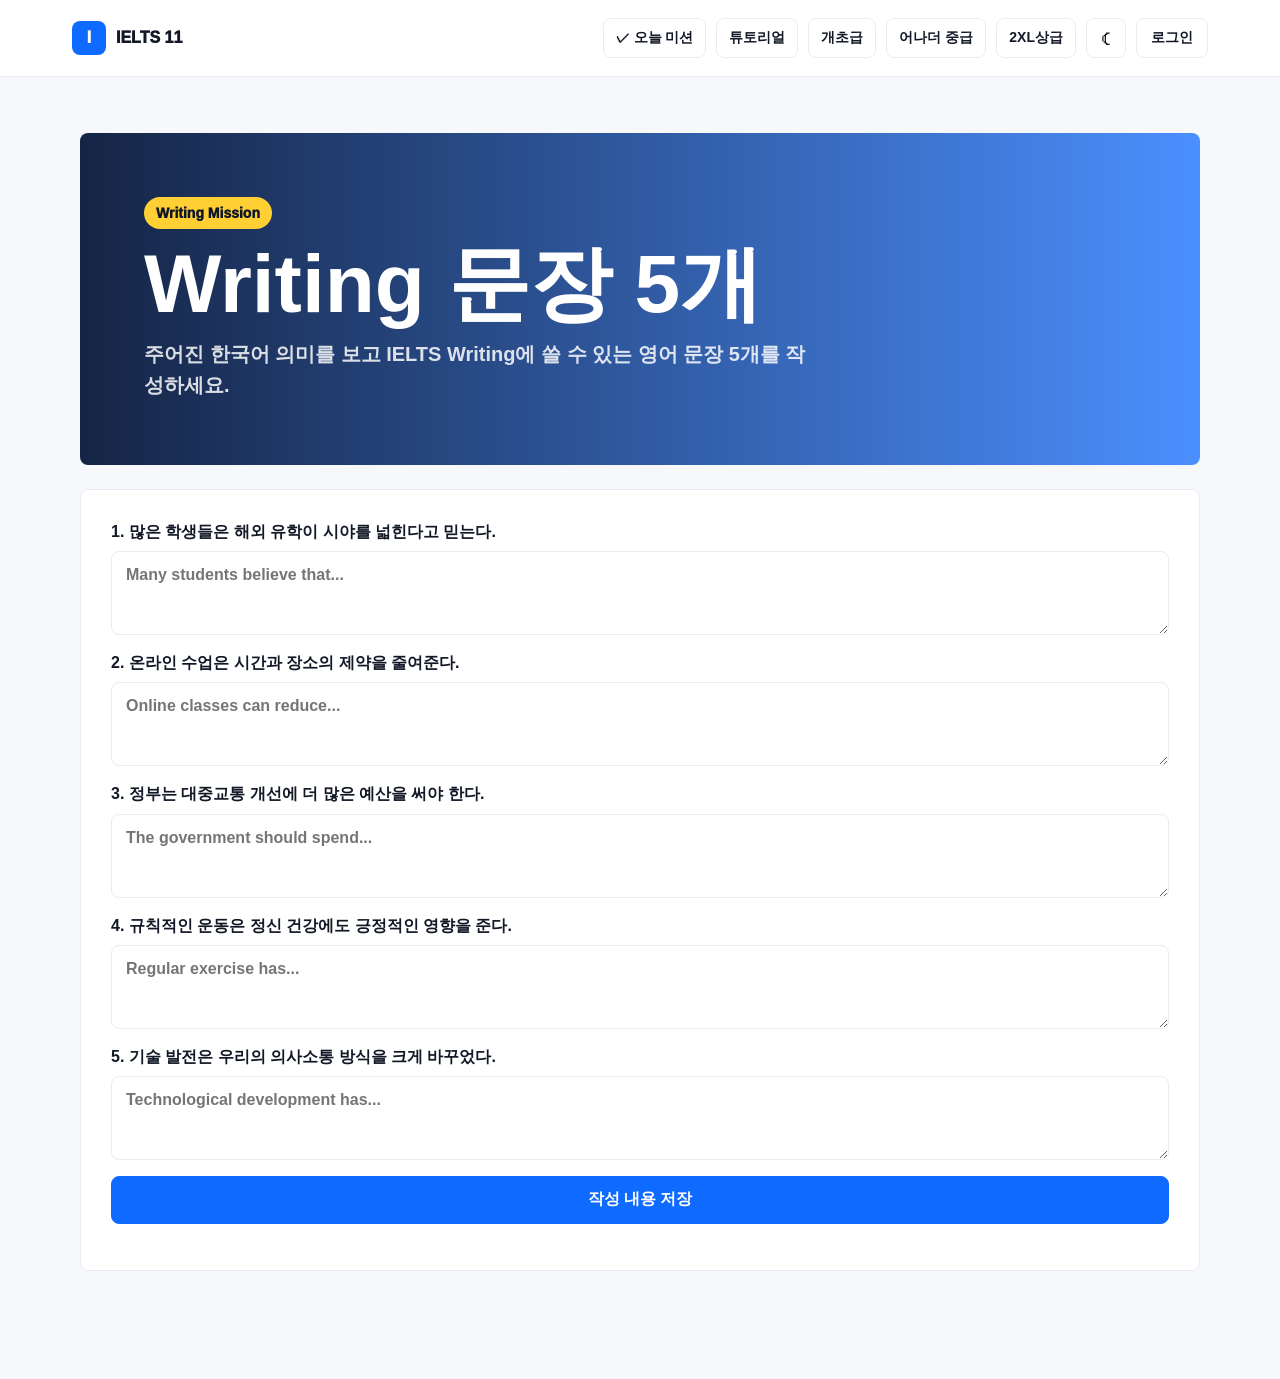
<file: writing-five.html>
<!doctype html>
<html lang="ko">
  <head>
    <meta charset="UTF-8" />
    <meta name="viewport" content="width=device-width, initial-scale=1.0" />
    <title>Writing 문장 5개 | IELTS 11</title>
    <link rel="stylesheet" href="pages.css?v=mission-1" />
    <script src="theme.js?v=theme-2"></script>
  </head>
  <body>
    <header class="nav">
      <a class="brand" href="index.html"><span class="brand-mark">I</span>IELTS 11</a>
      <nav class="nav-actions">
        <a class="category-link" href="today-mission.html">✓ 오늘 미션</a>
        <a class="category-link" href="beginner.html">튜토리얼</a>
        <a class="category-link" href="beginner-2.html">개초급</a>
        <a class="category-link" href="intermediate.html">어나더 중급</a>
        <a class="category-link" href="advanced-2xl.html">2XL상급</a>
        <a class="login-link" href="login.html">로그인</a>
      </nav>
    </header>

    <main class="page">
      <section class="page-hero">
        <p class="eyebrow">Writing Mission</p>
        <h1>Writing 문장 5개</h1>
        <p>주어진 한국어 의미를 보고 IELTS Writing에 쓸 수 있는 영어 문장 5개를 작성하세요.</p>
      </section>

      <section class="writing-board" aria-label="Writing 문장 5개 미션">
        <div class="writing-row">
          <label for="w1">1. 많은 학생들은 해외 유학이 시야를 넓힌다고 믿는다.</label>
          <textarea id="w1" rows="3" placeholder="Many students believe that..."></textarea>
        </div>
        <div class="writing-row">
          <label for="w2">2. 온라인 수업은 시간과 장소의 제약을 줄여준다.</label>
          <textarea id="w2" rows="3" placeholder="Online classes can reduce..."></textarea>
        </div>
        <div class="writing-row">
          <label for="w3">3. 정부는 대중교통 개선에 더 많은 예산을 써야 한다.</label>
          <textarea id="w3" rows="3" placeholder="The government should spend..."></textarea>
        </div>
        <div class="writing-row">
          <label for="w4">4. 규칙적인 운동은 정신 건강에도 긍정적인 영향을 준다.</label>
          <textarea id="w4" rows="3" placeholder="Regular exercise has..."></textarea>
        </div>
        <div class="writing-row">
          <label for="w5">5. 기술 발전은 우리의 의사소통 방식을 크게 바꾸었다.</label>
          <textarea id="w5" rows="3" placeholder="Technological development has..."></textarea>
        </div>
        <button class="mission-submit" type="button" id="saveWriting">작성 내용 저장</button>
        <p class="writing-message" id="writingMessage"></p>
      </section>
    </main>

    <script>
      const fields = ["w1", "w2", "w3", "w4", "w5"];
      const saveKey = `ielts11-writing-five-${new Date().toISOString().slice(0, 10)}`;
      const saved = JSON.parse(localStorage.getItem(saveKey) || "{}");

      fields.forEach((id) => {
        const field = document.getElementById(id);
        field.value = saved[id] || "";
      });

      document.getElementById("saveWriting").addEventListener("click", () => {
        const next = {};
        fields.forEach((id) => {
          next[id] = document.getElementById(id).value.trim();
        });
        localStorage.setItem(saveKey, JSON.stringify(next));
        document.getElementById("writingMessage").textContent = "오늘 작성 내용이 이 브라우저에 저장되었습니다.";
      });
    </script>
  </body>
</html>
</file>
<file: pages.css>
:root {
  --ink: #121826;
  --muted: #5f6b7a;
  --line: #e7ecf3;
  --soft: #f6f8fb;
  --brand: #0f6bff;
  --accent: #ffcf33;
}

* {
  box-sizing: border-box;
}

body {
  margin: 0;
  color: var(--ink);
  font-family: Inter, Pretendard, -apple-system, BlinkMacSystemFont, "Segoe UI", sans-serif;
  background: var(--soft);
}

a {
  color: inherit;
  text-decoration: none;
}

.nav {
  position: sticky;
  top: 0;
  z-index: 10;
  display: flex;
  align-items: center;
  justify-content: space-between;
  gap: 18px;
  padding: 18px clamp(20px, 6vw, 72px);
  background: rgba(255, 255, 255, 0.94);
  border-bottom: 1px solid var(--line);
  backdrop-filter: blur(14px);
}

.brand {
  display: flex;
  align-items: center;
  gap: 10px;
  font-weight: 950;
}

.brand-mark {
  display: grid;
  width: 34px;
  height: 34px;
  place-items: center;
  border-radius: 8px;
  color: #fff;
  background: var(--brand);
}

.nav-actions {
  display: flex;
  flex-wrap: wrap;
  gap: 10px;
}

.category-link {
  display: inline-flex;
  min-height: 40px;
  align-items: center;
  border: 1px solid var(--line);
  border-radius: 8px;
  padding: 0 12px;
  background: #fff;
  font-size: 14px;
  font-weight: 900;
  transition:
    transform 140ms ease,
    box-shadow 140ms ease,
    background 140ms ease,
    border-color 140ms ease;
  -webkit-tap-highlight-color: transparent;
}

.category-link.active,
.category-link:hover {
  border-color: var(--brand);
  color: #fff;
  background: var(--brand);
}

.login-link {
  display: inline-flex;
  min-height: 40px;
  align-items: center;
  border: 1px solid var(--line);
  border-radius: 8px;
  padding: 0 14px;
  background: #fff;
  font-size: 14px;
  font-weight: 950;
  transition:
    transform 140ms ease,
    box-shadow 140ms ease,
    background 140ms ease,
    border-color 140ms ease;
  -webkit-tap-highlight-color: transparent;
}

.login-link:hover {
  border-color: var(--brand);
  color: var(--brand);
}

.category-link:active,
.login-link:active {
  transform: translateY(2px) scale(0.98);
  box-shadow: inset 0 0 0 999px rgba(15, 107, 255, 0.08);
}

.page {
  padding: 56px clamp(20px, 6vw, 72px) 90px;
}

.page-hero {
  max-width: 1120px;
  margin: 0 auto 24px;
  border-radius: 8px;
  padding: clamp(30px, 6vw, 64px);
  color: #fff;
  background:
    linear-gradient(90deg, rgba(7, 23, 57, 0.94), rgba(15, 107, 255, 0.74)),
    url("https://images.unsplash.com/photo-1516321318423-f06f85e504b3?auto=format&fit=crop&w=1600&q=80")
      center / cover;
}

.eyebrow {
  display: inline-flex;
  margin: 0 0 14px;
  border-radius: 999px;
  padding: 8px 12px;
  color: #101828;
  background: var(--accent);
  font-size: 14px;
  font-weight: 950;
}

h1 {
  margin: 0 0 14px;
  font-size: clamp(44px, 8vw, 82px);
  line-height: 1;
}

.page-hero p:last-child {
  max-width: 680px;
  margin: 0;
  color: rgba(255, 255, 255, 0.84);
  font-size: 20px;
  line-height: 1.55;
  font-weight: 700;
}

.mission-grid {
  display: grid;
  max-width: 1120px;
  grid-template-columns: repeat(3, minmax(0, 1fr));
  gap: 16px;
  margin: 0 auto;
}

.mission-grid article {
  min-height: 210px;
  border: 1px solid var(--line);
  border-radius: 8px;
  padding: 24px;
  background: #fff;
}

.mission-grid b {
  color: var(--brand);
  font-size: 14px;
}

.mission-grid h2 {
  margin: 14px 0 10px;
  font-size: 24px;
}

.mission-grid p {
  margin: 0;
  color: var(--muted);
  line-height: 1.6;
  font-weight: 650;
}

.typing-mission,
.writing-board {
  max-width: 1120px;
  margin: 0 auto 18px;
  border: 1px solid var(--line);
  border-radius: 8px;
  padding: clamp(20px, 4vw, 30px);
  background: #fff;
}

.mission-status {
  display: flex;
  align-items: center;
  justify-content: space-between;
  gap: 14px;
  margin-bottom: 18px;
}

.mission-status span,
.sentence-label,
.typing-field span {
  color: var(--muted);
  font-size: 14px;
  font-weight: 900;
}

.mission-status strong {
  display: block;
  margin-top: 4px;
  color: var(--brand);
  font-size: 28px;
}

.reset-day-btn {
  min-height: 40px;
  border: 1px solid var(--line);
  border-radius: 8px;
  padding: 0 12px;
  background: #fff;
  color: var(--muted);
  font: inherit;
  font-size: 13px;
  font-weight: 900;
  transition:
    transform 140ms ease,
    box-shadow 140ms ease,
    background 140ms ease;
  -webkit-tap-highlight-color: transparent;
}

.sentence-box {
  border-radius: 8px;
  padding: clamp(20px, 4vw, 28px);
  background: #eef5ff;
}

.sentence-box h2 {
  margin: 8px 0;
  font-size: clamp(26px, 4vw, 42px);
  line-height: 1.18;
}

.sentence-ko {
  margin: 0;
  color: var(--muted);
  font-weight: 700;
}

.typing-field {
  display: grid;
  gap: 8px;
  margin-top: 18px;
}

.typing-field input,
.writing-row textarea {
  width: 100%;
  border: 1px solid var(--line);
  border-radius: 8px;
  padding: 14px;
  font: inherit;
  font-weight: 700;
  background: #fff;
}

.typing-field input {
  min-height: 54px;
}

.typing-actions {
  display: flex;
  align-items: center;
  gap: 14px;
  margin-top: 14px;
}

.mission-submit {
  display: inline-flex;
  min-height: 48px;
  align-items: center;
  justify-content: center;
  border: 1px solid var(--brand);
  border-radius: 8px;
  padding: 0 18px;
  color: #fff;
  background: var(--brand);
  font: inherit;
  font-weight: 950;
  transition:
    transform 140ms ease,
    box-shadow 140ms ease,
    filter 140ms ease;
  -webkit-tap-highlight-color: transparent;
}

.reset-day-btn:active,
.mission-submit:active:not(:disabled) {
  transform: translateY(2px) scale(0.98);
  filter: brightness(0.94);
}

.mission-submit:disabled {
  border-color: #c8d1de;
  background: #c8d1de;
}

.typing-actions p,
.writing-message {
  margin: 0;
  color: var(--muted);
  font-weight: 800;
}

.speaking-mission {
  border-color: rgba(15, 107, 255, 0.24);
}

.speech-controls {
  display: flex;
  gap: 10px;
  margin-top: 18px;
}

.mission-audio-player {
  display: block;
  width: 100%;
  height: 48px;
  margin-top: 14px;
}

.chrome-open-link {
  display: inline-flex;
  align-items: center;
  justify-content: center;
  text-decoration: none;
}

.chrome-open-link[hidden] {
  display: none;
}

.audio-btn {
  border-color: #101828;
  background: #101828;
}

.start-btn {
  min-width: 120px;
}

.speech-result {
  display: grid;
  grid-template-columns: minmax(0, 1fr) 150px;
  gap: 12px;
  margin-top: 16px;
}

.speech-result > div {
  min-height: 94px;
  border: 1px solid var(--line);
  border-radius: 8px;
  padding: 16px;
  background: #f6f8fb;
}

.speech-result span {
  display: block;
  margin-bottom: 8px;
  color: var(--muted);
  font-size: 13px;
  font-weight: 900;
}

.speech-result p {
  margin: 0;
  line-height: 1.5;
  font-weight: 800;
}

.speech-result strong {
  color: var(--brand);
  font-size: 30px;
}

.speech-message {
  margin: 14px 0 0;
  color: var(--muted);
  font-weight: 850;
  line-height: 1.5;
}

.mission-shortcuts {
  margin-top: 18px;
}

.mission-icon-card {
  min-height: 210px;
  border: 1px solid var(--brand);
  border-radius: 8px;
  padding: 24px;
  background: #fff;
  box-shadow: 0 16px 34px rgba(15, 107, 255, 0.12);
  transition:
    transform 150ms ease,
    box-shadow 150ms ease,
    border-color 150ms ease,
    background 150ms ease;
  -webkit-tap-highlight-color: transparent;
}

.mission-icon-card:active {
  transform: translateY(3px) scale(0.985);
  border-color: #073b92;
  background: #eef5ff;
  box-shadow: 0 8px 18px rgba(15, 107, 255, 0.14);
}

.mission-icon-card b {
  display: grid;
  width: 50px;
  height: 50px;
  place-items: center;
  border-radius: 8px;
  color: #fff;
  background: var(--brand);
}

.mission-icon-card h2 {
  margin: 14px 0 10px;
  font-size: 24px;
}

.mission-icon-card p {
  margin: 0;
  color: var(--muted);
  line-height: 1.6;
  font-weight: 650;
}

.writing-board {
  display: grid;
  gap: 16px;
}

.writing-row {
  display: grid;
  gap: 8px;
}

.writing-row label {
  font-weight: 900;
  line-height: 1.45;
}

.beginner-course-page,
.beginner-day-page {
  max-width: 1260px;
  margin: 0 auto;
}

.beginner-course-hero {
  display: grid;
  grid-template-columns: minmax(0, 1fr) 300px;
  gap: 38px;
  align-items: end;
  background:
    linear-gradient(90deg, rgba(8, 29, 42, 0.94), rgba(0, 126, 121, 0.76)),
    url("https://images.unsplash.com/photo-1504307651254-35680f356dfd?auto=format&fit=crop&w=1600&q=80")
      center / cover;
}

.beginner-course-hero > p {
  grid-column: 1;
}

.course-progress {
  grid-column: 2;
  grid-row: 1 / span 3;
  align-self: stretch;
  display: grid;
  align-content: center;
  gap: 12px;
  border-left: 1px solid rgba(255, 255, 255, 0.3);
  padding-left: 30px;
}

.course-progress > div:first-child {
  display: grid;
  gap: 5px;
}

.course-progress span {
  color: rgba(255, 255, 255, 0.76);
  font-size: 14px;
  font-weight: 800;
}

.course-progress strong {
  color: #fff;
  font-size: 28px;
}

.course-progress > b {
  color: var(--accent);
  font-size: 18px;
}

.course-progress-track {
  height: 9px;
  overflow: hidden;
  border-radius: 8px;
  background: rgba(255, 255, 255, 0.2);
}

.course-progress-track span {
  display: block;
  width: 0;
  height: 100%;
  border-radius: inherit;
  background: var(--accent);
  transition: width 240ms ease;
}

.daily-allocation,
.course-map {
  max-width: 1120px;
  margin: 0 auto 26px;
  border-top: 1px solid var(--line);
  padding-top: 28px;
}

.section-heading {
  display: flex;
  align-items: end;
  justify-content: space-between;
  gap: 16px;
  margin-bottom: 18px;
}

.section-heading .eyebrow {
  margin-bottom: 8px;
}

.section-heading h2 {
  margin: 0;
  font-size: 30px;
}

.allocation-grid {
  display: grid;
  grid-template-columns: repeat(7, minmax(0, 1fr));
  border: 1px solid var(--line);
  border-radius: 8px;
  background: #fff;
}

.allocation-grid > div {
  display: grid;
  min-width: 0;
  gap: 5px;
  border-right: 1px solid var(--line);
  padding: 18px 14px;
}

.allocation-grid > div:last-child {
  border-right: 0;
}

.allocation-grid b {
  color: #007e79;
  font-size: 20px;
}

.allocation-grid span {
  font-weight: 950;
}

.allocation-grid small {
  color: var(--muted);
  line-height: 1.35;
}

.course-phase {
  margin-bottom: 22px;
  border: 1px solid var(--line);
  border-radius: 8px;
  background: #fff;
}

.phase-heading {
  display: flex;
  align-items: center;
  justify-content: space-between;
  gap: 16px;
  border-bottom: 1px solid var(--line);
  padding: 18px 20px;
}

.phase-heading > div {
  min-width: 0;
}

.phase-heading span,
.phase-heading > b {
  color: #007e79;
  font-size: 13px;
  font-weight: 950;
}

.phase-heading h3 {
  margin: 4px 0 0;
  font-size: 22px;
}

.day-icon-grid {
  display: grid;
  grid-template-columns: repeat(5, minmax(0, 1fr));
}

.day-icon {
  display: grid;
  min-width: 0;
  min-height: 136px;
  grid-template-columns: 38px minmax(0, 1fr);
  gap: 10px;
  align-content: start;
  border-right: 1px solid var(--line);
  border-bottom: 1px solid var(--line);
  padding: 16px;
  background: #fff;
  transition:
    transform 140ms ease,
    background 140ms ease,
    box-shadow 140ms ease;
  -webkit-tap-highlight-color: transparent;
}

.day-icon:nth-child(5n) {
  border-right: 0;
}

.day-icon:nth-last-child(-n + 5) {
  border-bottom: 0;
}

.day-icon:hover {
  background: #f1fbfa;
  box-shadow: inset 0 0 0 2px rgba(0, 126, 121, 0.25);
}

.day-icon:active {
  transform: translateY(2px) scale(0.985);
}

.day-number {
  display: grid;
  width: 38px;
  height: 38px;
  place-items: center;
  border-radius: 8px;
  color: #fff;
  background: #007e79;
  font-size: 15px;
  font-weight: 950;
}

.day-icon > div {
  display: grid;
  min-width: 0;
  gap: 5px;
}

.day-icon b {
  color: var(--muted);
  font-size: 11px;
}

.day-icon strong {
  overflow-wrap: anywhere;
  font-size: 15px;
  line-height: 1.35;
}

.day-icon i {
  grid-column: 2;
  justify-self: start;
  color: #007e79;
  font-size: 12px;
  font-style: normal;
  font-weight: 900;
}

.day-icon.is-complete {
  background: #effaf2;
}

.day-icon.is-complete .day-number {
  background: #1f8a4c;
}

.course-back-link {
  display: inline-flex;
  min-height: 40px;
  align-items: center;
  margin-bottom: 14px;
  color: #007e79;
  font-weight: 900;
}

.day-hero {
  display: flex;
  align-items: center;
  justify-content: space-between;
  gap: 28px;
  margin-bottom: 14px;
  border-radius: 8px;
  padding: clamp(26px, 5vw, 48px);
  color: #fff;
  background: #102f3b;
}

.day-hero .eyebrow {
  margin-bottom: 12px;
}

.day-hero h1 {
  max-width: 800px;
  margin-bottom: 12px;
  font-size: clamp(36px, 6vw, 62px);
}

.day-hero > div > p:last-child {
  max-width: 720px;
  margin: 0;
  color: rgba(255, 255, 255, 0.78);
  font-size: 18px;
  font-weight: 700;
  line-height: 1.5;
}

.day-status-ring {
  --progress: 0deg;
  position: relative;
  display: grid;
  flex: 0 0 118px;
  width: 118px;
  height: 118px;
  place-content: center;
  border-radius: 50%;
  text-align: center;
  background:
    radial-gradient(circle at center, #102f3b 59%, transparent 61%),
    conic-gradient(var(--accent) var(--progress), rgba(255, 255, 255, 0.18) 0);
}

.day-status-ring strong {
  font-size: 25px;
}

.day-status-ring span {
  color: rgba(255, 255, 255, 0.72);
  font-size: 12px;
  font-weight: 800;
}

.exam-focus-band {
  display: grid;
  grid-template-columns: 170px minmax(0, 1fr);
  gap: 6px 18px;
  margin-bottom: 14px;
  border-left: 5px solid var(--accent);
  border-radius: 0 8px 8px 0;
  padding: 18px 20px;
  background: #fff;
}

.exam-focus-band span {
  grid-row: 1 / span 2;
  color: #007e79;
  font-size: 13px;
  font-weight: 950;
}

.exam-focus-band strong {
  font-size: 18px;
}

.exam-focus-band p {
  margin: 0;
  color: var(--muted);
  line-height: 1.5;
}

.day-time-plan {
  display: grid;
  grid-template-columns: repeat(7, minmax(0, 1fr));
  margin-bottom: 14px;
  border: 1px solid var(--line);
  border-radius: 8px;
  background: #fff;
}

.day-time-plan span {
  display: grid;
  gap: 3px;
  border-right: 1px solid var(--line);
  padding: 13px 10px;
  color: var(--muted);
  font-size: 13px;
  font-weight: 800;
  text-align: center;
}

.day-time-plan span:last-child {
  border-right: 0;
}

.day-time-plan b {
  color: #007e79;
  font-size: 16px;
}

.lesson-block {
  margin-bottom: 14px;
  border: 1px solid var(--line);
  border-radius: 8px;
  padding: clamp(20px, 4vw, 30px);
  background: #fff;
}

.lesson-heading {
  display: flex;
  align-items: center;
  justify-content: space-between;
  gap: 16px;
  margin-bottom: 18px;
  border-bottom: 1px solid var(--line);
  padding-bottom: 15px;
}

.lesson-heading > div > span {
  color: #007e79;
  font-size: 12px;
  font-weight: 950;
}

.lesson-heading h2 {
  margin: 4px 0 0;
  font-size: 26px;
}

.task-check {
  display: inline-flex;
  min-height: 40px;
  flex: 0 0 auto;
  align-items: center;
  gap: 8px;
  cursor: pointer;
  font-weight: 900;
}

.task-check input {
  width: 22px;
  height: 22px;
  accent-color: #007e79;
}

.vocabulary-grid {
  display: grid;
  grid-template-columns: repeat(3, minmax(0, 1fr));
  gap: 8px;
}

.vocabulary-grid > div {
  display: flex;
  min-width: 0;
  align-items: center;
  justify-content: space-between;
  gap: 10px;
  border: 1px solid var(--line);
  border-radius: 8px;
  padding: 16px;
}

.beginner1-allocation,
.beginner1-time-plan {
  grid-template-columns: repeat(8, minmax(0, 1fr));
}

.vocabulary-grid > div > div {
  display: grid;
  min-width: 0;
  gap: 4px;
}

.vocabulary-grid strong {
  overflow-wrap: anywhere;
  font-size: 18px;
}

.vocabulary-grid span {
  color: var(--muted);
  font-weight: 750;
}

.lesson-rule {
  margin: 0 0 14px;
  color: var(--muted);
  line-height: 1.55;
  font-weight: 700;
}

.practice-sentence {
  display: flex;
  align-items: center;
  gap: 18px;
  border-left: 5px solid #007e79;
  border-radius: 0 8px 8px 0;
  padding: 22px;
  background: #f1fbfa;
}

.listen-icon-btn {
  display: grid;
  flex: 0 0 48px;
  width: 48px;
  height: 48px;
  place-items: center;
  border: 0;
  border-radius: 50%;
  color: #fff;
  background: #007e79;
  cursor: pointer;
  font-size: 17px;
  transition: transform 140ms ease;
}

.listen-icon-btn:active {
  transform: scale(0.92);
}

.practice-sentence strong {
  font-size: clamp(20px, 3vw, 27px);
  line-height: 1.4;
}

.practice-sentence p {
  margin: 8px 0 0;
  color: var(--muted);
  font-weight: 750;
}

.phonics-rule {
  margin: 0 0 16px;
  border-left: 4px solid #45c9e8;
  padding: 13px 15px;
  color: var(--ink);
  background: #edfafd;
  font-weight: 800;
  line-height: 1.65;
}

.phonics-example-grid {
  display: grid;
  grid-template-columns: repeat(3, minmax(0, 1fr));
  gap: 8px;
}

.phonics-example-grid article {
  min-width: 0;
  border: 1px solid var(--line);
  border-radius: 8px;
  padding: 15px;
  background: #ffffff;
}

.phonics-example-grid strong {
  display: block;
  overflow-wrap: anywhere;
  color: #101828;
  font-size: 19px;
}

.phonics-example-grid p {
  margin: 6px 0 0;
  color: var(--muted);
  line-height: 1.45;
  overflow-wrap: anywhere;
}

.phonics-example-grid .korean-pronunciation {
  color: #d75537;
  font-weight: 850;
}

.beginner-space-theme .phonics-rule {
  color: #d9f7ff;
  background: #101b25;
}

.beginner-space-theme .phonics-example-grid article {
  border-color: rgba(173, 196, 255, 0.22);
  background: #090b12;
}

.beginner-space-theme .phonics-example-grid strong {
  color: #ffffff;
}

html[data-theme="light"] .beginner-space-theme .phonics-rule {
  color: #15202b;
  background: #edfafd;
}

html[data-theme="light"] .beginner-space-theme .phonics-example-grid article {
  border-color: #dce3ef;
  background: #ffffff;
}

html[data-theme="light"] .beginner-space-theme .phonics-example-grid strong {
  color: #101828;
}

.korean-pronunciation {
  display: block;
  margin: 6px 0 0;
  color: #a33b00 !important;
  font-size: 15px !important;
  font-weight: 900 !important;
  line-height: 1.5 !important;
  overflow-wrap: anywhere;
}

.vocabulary-grid .korean-pronunciation {
  margin: 0;
  font-size: 13px !important;
}

.lesson-audio-player {
  display: block;
  width: 100%;
  height: 46px;
  margin-top: 12px;
}

.lesson-feedback {
  min-height: 22px;
  margin: 12px 0 0;
  color: #007e79;
  font-size: 14px;
  font-weight: 850;
}

.reading-passage,
.sentence-pattern,
.sample-answer {
  border-radius: 8px;
  padding: 20px;
  background: #f7f9fc;
}

.reading-passage span,
.sentence-pattern span,
.sample-answer span {
  color: #007e79;
  font-size: 12px;
  font-weight: 950;
}

.reading-passage p,
.sample-answer p {
  margin: 10px 0 0;
  font-size: 18px;
  font-weight: 750;
  line-height: 1.65;
}

.answer-details {
  margin-top: 12px;
  border-top: 1px solid var(--line);
  padding-top: 12px;
}

.answer-details summary {
  cursor: pointer;
  color: #007e79;
  font-weight: 900;
}

.answer-details p {
  color: var(--muted);
  line-height: 1.6;
}

.sentence-pattern {
  display: grid;
  gap: 8px;
  margin-bottom: 16px;
}

.sentence-pattern strong {
  font-size: 21px;
  line-height: 1.4;
}

.course-writing-field {
  display: grid;
  gap: 9px;
  font-weight: 850;
}

.course-writing-field textarea {
  width: 100%;
  resize: vertical;
  border: 2px solid var(--line);
  border-radius: 8px;
  padding: 15px;
  color: var(--ink);
  background: #fff;
  font: inherit;
  line-height: 1.6;
}

.course-writing-field textarea:focus {
  border-color: #007e79;
  outline: 0;
}

.lesson-action-btn,
.day-completion button {
  min-height: 46px;
  border: 0;
  border-radius: 8px;
  padding: 0 18px;
  color: #fff;
  background: #007e79;
  cursor: pointer;
  font-weight: 950;
  transition:
    transform 140ms ease,
    opacity 140ms ease;
}

.lesson-action-btn {
  margin-top: 12px;
}

.lesson-action-btn.secondary {
  border: 1px solid #007e79;
  color: #007e79;
  background: #fff;
}

.lesson-action-btn:active,
.day-completion button:active {
  transform: translateY(2px) scale(0.98);
}

.practice-question {
  margin: 0 0 14px;
  font-size: clamp(23px, 4vw, 32px);
  font-weight: 950;
  line-height: 1.35;
}

.question-with-pronunciation {
  margin-bottom: 16px;
}

.question-with-pronunciation .practice-question {
  margin-bottom: 0;
}

.sample-answer .korean-pronunciation,
.reading-passage .korean-pronunciation {
  margin-top: 7px;
  font-size: 14px !important;
}

.interview-answer {
  margin-top: 12px;
  background: #fff8dc;
}

.interview-answer[hidden] {
  display: none;
}

.day-completion {
  display: flex;
  align-items: center;
  justify-content: space-between;
  gap: 18px;
  margin-top: 20px;
  border: 2px solid #102f3b;
  border-radius: 8px;
  padding: 22px;
  background: #fff;
}

.day-completion > div {
  display: grid;
  gap: 4px;
}

.day-completion span {
  color: var(--muted);
  font-size: 13px;
  font-weight: 850;
}

.day-completion strong {
  font-size: 19px;
}

.day-completion button:disabled {
  cursor: not-allowed;
  opacity: 0.42;
}

.day-completion button.is-complete {
  background: #1f8a4c;
}

.day-pagination {
  display: grid;
  grid-template-columns: repeat(3, 1fr);
  gap: 10px;
  margin-top: 14px;
}

.day-pagination a {
  display: inline-flex;
  min-height: 48px;
  align-items: center;
  justify-content: center;
  border: 1px solid var(--line);
  border-radius: 8px;
  padding: 0 14px;
  background: #fff;
  font-weight: 900;
  text-align: center;
}

.day-pagination a:active {
  transform: translateY(2px);
}

.beginner-space-theme {
  --ink: #f5f7ff;
  --muted: #b8c0d4;
  --line: rgba(173, 196, 255, 0.18);
  --soft: #080910;
  --brand: #45c9e8;
  --accent: #ff8a66;
  color: var(--ink);
  background: #080910;
}

.beginner-space-theme .nav {
  border-color: rgba(173, 196, 255, 0.16);
  color: #f8f9ff;
  background: rgba(8, 9, 16, 0.9);
}

.beginner-space-theme .brand-mark {
  color: #071018;
  background: #45c9e8;
}

.beginner-space-theme .category-link,
.beginner-space-theme .login-link {
  border-color: rgba(173, 196, 255, 0.22);
  color: #eef2ff;
  background: rgba(22, 26, 41, 0.9);
}

.beginner-space-theme .category-link.active,
.beginner-space-theme .category-link:hover {
  border-color: #45c9e8;
  color: #071018;
  background: #45c9e8;
}

.beginner-space-theme .beginner-course-hero {
  min-height: min(640px, 72vh);
  align-content: end;
  border: 1px solid rgba(179, 198, 255, 0.2);
  background:
    linear-gradient(180deg, rgba(4, 7, 16, 0.08) 10%, rgba(5, 8, 18, 0.92) 88%),
    url("assets/beginner-galaxy.png") center / cover no-repeat;
  box-shadow: 0 22px 70px rgba(0, 0, 0, 0.38);
}

.beginner-space-theme .beginner-course-hero .eyebrow,
.beginner-space-theme .galaxy-day-hero .eyebrow {
  color: #22100b;
  background: #ff9c79;
}

.beginner-space-theme .course-progress {
  border-color: rgba(255, 255, 255, 0.28);
}

.beginner-space-theme .course-progress > b,
.beginner-space-theme .section-heading .eyebrow {
  color: #071018;
}

.beginner-space-theme .daily-allocation,
.beginner-space-theme .course-map {
  border-color: rgba(173, 196, 255, 0.18);
}

.beginner-space-theme .allocation-grid,
.beginner-space-theme .course-phase,
.beginner-space-theme .day-time-plan,
.beginner-space-theme .lesson-block,
.beginner-space-theme .exam-focus-band,
.beginner-space-theme .day-pagination a {
  border-color: rgba(173, 196, 255, 0.18);
  background: #121521;
  box-shadow: 0 18px 46px rgba(0, 0, 0, 0.2);
}

.beginner-space-theme .allocation-grid > div,
.beginner-space-theme .phase-heading,
.beginner-space-theme .day-icon,
.beginner-space-theme .day-time-plan span,
.beginner-space-theme .lesson-heading {
  border-color: rgba(173, 196, 255, 0.16);
}

.beginner-space-theme .allocation-grid b,
.beginner-space-theme .phase-heading span,
.beginner-space-theme .phase-heading > b,
.beginner-space-theme .day-icon i,
.beginner-space-theme .course-back-link,
.beginner-space-theme .exam-focus-band span,
.beginner-space-theme .day-time-plan b,
.beginner-space-theme .lesson-heading > div > span,
.beginner-space-theme .lesson-feedback,
.beginner-space-theme .reading-passage span,
.beginner-space-theme .sample-answer span,
.beginner-space-theme .answer-details summary {
  color: #58d7ef;
}

.beginner-space-theme .day-icon {
  color: #f5f7ff;
  background: #151925;
}

.beginner-space-theme .day-icon:hover {
  background: #1c2232;
  box-shadow: inset 0 0 0 2px rgba(69, 201, 232, 0.46);
}

.beginner-space-theme .day-icon.is-complete {
  background: #172821;
}

.beginner-space-theme .day-number {
  color: #071018;
  background: #45c9e8;
}

.beginner-space-theme .day-icon.is-complete .day-number {
  color: #071018;
  background: #78dd9b;
}

.beginner-space-theme .galaxy-day-hero {
  position: relative;
  min-height: 380px;
  overflow: hidden;
  border: 1px solid rgba(179, 198, 255, 0.2);
  background:
    linear-gradient(90deg, rgba(5, 8, 18, 0.92), rgba(5, 8, 18, 0.25)),
    url("assets/beginner-galaxy.png") center / cover no-repeat;
  box-shadow: 0 22px 70px rgba(0, 0, 0, 0.38);
}

.beginner-space-theme .day-status-ring {
  background:
    radial-gradient(circle at center, #111521 59%, transparent 61%),
    conic-gradient(#ff9c79 var(--progress), rgba(255, 255, 255, 0.18) 0);
}

.beginner-space-theme .exam-focus-band {
  border-left-color: #ff9c79;
}

.beginner-space-theme .task-check input {
  accent-color: #45c9e8;
}

.beginner-space-theme .vocabulary-grid > div {
  border-color: rgba(173, 196, 255, 0.18);
  background: #0d1019;
}

.beginner-space-theme .korean-pronunciation {
  color: #ffad8f !important;
}

.complete-translation {
  color: #cbd4e8 !important;
  font-size: 15px !important;
  font-weight: 700 !important;
  line-height: 1.65 !important;
}

.sentence-study-list {
  display: grid;
  margin-top: 12px;
}

.sentence-study-list article {
  min-width: 0;
  border-bottom: 1px solid rgba(173, 196, 255, 0.16);
  padding: 18px 0;
}

.sentence-study-list article:first-child {
  padding-top: 8px;
}

.sentence-study-list article:last-child {
  border-bottom: 0;
  padding-bottom: 4px;
}

.sentence-study-list strong {
  display: block;
  overflow-wrap: anywhere;
  color: var(--ink);
  font-size: clamp(19px, 2.5vw, 24px);
  line-height: 1.5;
}

.sentence-study-list p {
  margin: 7px 0 0;
}

.sentence-study-list p b,
.listening-line-list p b {
  color: #58d7ef;
  font-size: 13px;
}

.sentence-study-list.question-list {
  margin-top: 0;
  border-left: 4px solid #45c9e8;
  padding-left: 18px;
}

.sentence-study-list.question-list strong {
  font-size: clamp(22px, 3.5vw, 30px);
}

.listening-line-list {
  display: grid;
  gap: 10px;
}

.listening-line-list article {
  display: grid;
  grid-template-columns: 42px minmax(0, 1fr);
  gap: 5px 14px;
  border-left: 4px solid #45c9e8;
  padding: 18px 20px;
  background: #0d1019;
}

.listening-line-list article > span {
  grid-row: 1 / span 3;
  color: #58d7ef;
  font-size: 13px;
  font-weight: 950;
}

.listening-line-list strong {
  font-size: clamp(19px, 3vw, 25px);
  line-height: 1.45;
}

.listening-line-list p {
  margin: 0;
}

.beginner-space-theme .reading-passage,
.beginner-space-theme .sample-answer,
.beginner-space-theme .sentence-pattern {
  background: #0d1019;
}

.writing-prompt {
  margin: 0 0 14px;
  border-left: 4px solid #ff9c79;
  padding: 14px 16px;
  color: #f7d4c8;
  background: #21151a;
  font-weight: 800;
  line-height: 1.6;
}

.writing-model {
  margin-bottom: 16px;
}

.beginner-space-theme .course-writing-field textarea {
  border-color: rgba(173, 196, 255, 0.26);
  color: #f5f7ff;
  background: #090b12;
}

.beginner-space-theme .course-writing-field textarea:focus {
  border-color: #45c9e8;
}

.beginner-space-theme .lesson-action-btn,
.beginner-space-theme .day-completion button {
  color: #071018;
  background: #45c9e8;
}

.beginner-space-theme .lesson-action-btn.secondary {
  border-color: #45c9e8;
  color: #65dff5;
  background: transparent;
}

.beginner-space-theme .interview-answer {
  background: #181322;
}

.beginner-space-theme .lesson-audio-player {
  color-scheme: dark;
}

.webtoon-slot {
  margin: 18px 0 24px;
  overflow: hidden;
  border: 1px solid rgba(122, 155, 222, 0.34);
  border-radius: 8px;
  background: #0c101b;
}

.webtoon-slot-heading {
  display: flex;
  align-items: center;
  justify-content: space-between;
  gap: 16px;
  padding: 16px 20px;
  border-bottom: 1px solid rgba(122, 155, 222, 0.25);
}

.webtoon-slot-heading span {
  color: #65dff5;
  font-size: 13px;
  font-weight: 900;
}

.webtoon-slot-heading strong {
  color: #f5f7ff;
  font-size: 17px;
}

.webtoon-image-link {
  display: block;
  width: 100%;
  background: #ffffff;
  cursor: zoom-in;
}

.webtoon-image-link[hidden] {
  display: none;
}

.webtoon-image {
  display: block;
  width: 100%;
  height: auto;
  margin: 0 auto;
}

.webtoon-placeholder {
  display: grid;
  min-height: 360px;
  place-content: center;
  text-align: center;
  background:
    linear-gradient(rgba(6, 10, 20, 0.5), rgba(6, 10, 20, 0.76)),
    url("assets/beginner-galaxy.png") center / cover;
}

.webtoon-placeholder[hidden] {
  display: none;
}

.webtoon-placeholder span {
  color: #65dff5;
  font-size: 13px;
  font-weight: 900;
}

.webtoon-placeholder b {
  margin-top: 8px;
  color: #ffffff;
  font-size: 30px;
}

html[data-theme="light"] .webtoon-slot {
  border-color: #ccd6e8;
  background: #ffffff;
}

html[data-theme="light"] .webtoon-slot-heading {
  border-color: #dce3ef;
}

html[data-theme="light"] .webtoon-slot-heading strong {
  color: #151b27;
}

@media (max-width: 860px) {
  .nav {
    align-items: flex-start;
    flex-direction: column;
  }

  .nav-actions {
    width: 100%;
    flex-wrap: nowrap;
    overflow-x: auto;
    padding-bottom: 4px;
    scrollbar-width: none;
  }

  .nav-actions::-webkit-scrollbar {
    display: none;
  }

  .category-link,
  .login-link {
    flex: 0 0 auto;
    white-space: nowrap;
  }

  .mission-grid {
    grid-template-columns: 1fr;
  }

  .mission-status,
  .typing-actions,
  .speech-controls {
    align-items: stretch;
    flex-direction: column;
  }

  .speech-result {
    grid-template-columns: 1fr;
  }

  .beginner-course-hero {
    grid-template-columns: 1fr;
  }

  .beginner-space-theme .beginner-course-hero {
    min-height: 560px;
    background-position: 58% center;
  }

  .beginner-course-hero > p,
  .course-progress {
    grid-column: 1;
  }

  .course-progress {
    grid-row: auto;
    border-top: 1px solid rgba(255, 255, 255, 0.3);
    border-left: 0;
    padding-top: 20px;
    padding-left: 0;
  }

  .allocation-grid {
    grid-template-columns: repeat(2, minmax(0, 1fr));
  }

  .allocation-grid > div,
  .allocation-grid > div:last-child {
    border-right: 1px solid var(--line);
    border-bottom: 1px solid var(--line);
  }

  .allocation-grid > div:nth-child(2n) {
    border-right: 0;
  }

  .allocation-grid > div:last-child {
    border-bottom: 0;
  }

  .day-icon-grid {
    grid-template-columns: repeat(2, minmax(0, 1fr));
  }

  .day-icon,
  .day-icon:nth-child(5n),
  .day-icon:nth-last-child(-n + 5) {
    border-right: 1px solid var(--line);
    border-bottom: 1px solid var(--line);
  }

  .day-icon:nth-child(2n) {
    border-right: 0;
  }

  .day-icon:nth-last-child(-n + 2) {
    border-bottom: 0;
  }

  .day-hero {
    align-items: flex-start;
    flex-direction: column;
  }

  .beginner-space-theme .galaxy-day-hero {
    min-height: 430px;
    background-position: 58% center;
  }

  .exam-focus-band {
    grid-template-columns: 1fr;
  }

  .exam-focus-band span {
    grid-row: auto;
  }

  .day-time-plan {
    grid-template-columns: repeat(2, minmax(0, 1fr));
  }

  .day-time-plan span,
  .day-time-plan span:last-child {
    border-right: 1px solid var(--line);
    border-bottom: 1px solid var(--line);
  }

  .day-time-plan span:nth-child(2n) {
    border-right: 0;
  }

  .day-time-plan span:last-child {
    border-bottom: 0;
  }

  .vocabulary-grid {
    grid-template-columns: 1fr;
  }

  .phonics-example-grid {
    grid-template-columns: repeat(2, minmax(0, 1fr));
  }

  .practice-sentence,
  .day-completion {
    align-items: stretch;
    flex-direction: column;
  }

  .listening-line-list article {
    grid-template-columns: 30px minmax(0, 1fr);
    padding: 16px;
  }

  .day-completion button {
    width: 100%;
  }

  .webtoon-placeholder {
    min-height: 260px;
  }
}

@media (max-width: 480px) {
  .phonics-example-grid {
    grid-template-columns: 1fr;
  }

  .day-icon {
    min-height: 154px;
    grid-template-columns: 34px minmax(0, 1fr);
    padding: 13px;
  }

  .day-number {
    width: 34px;
    height: 34px;
  }

  .day-pagination {
    grid-template-columns: 1fr;
  }

  .lesson-heading {
    align-items: flex-start;
  }
}
</file>
